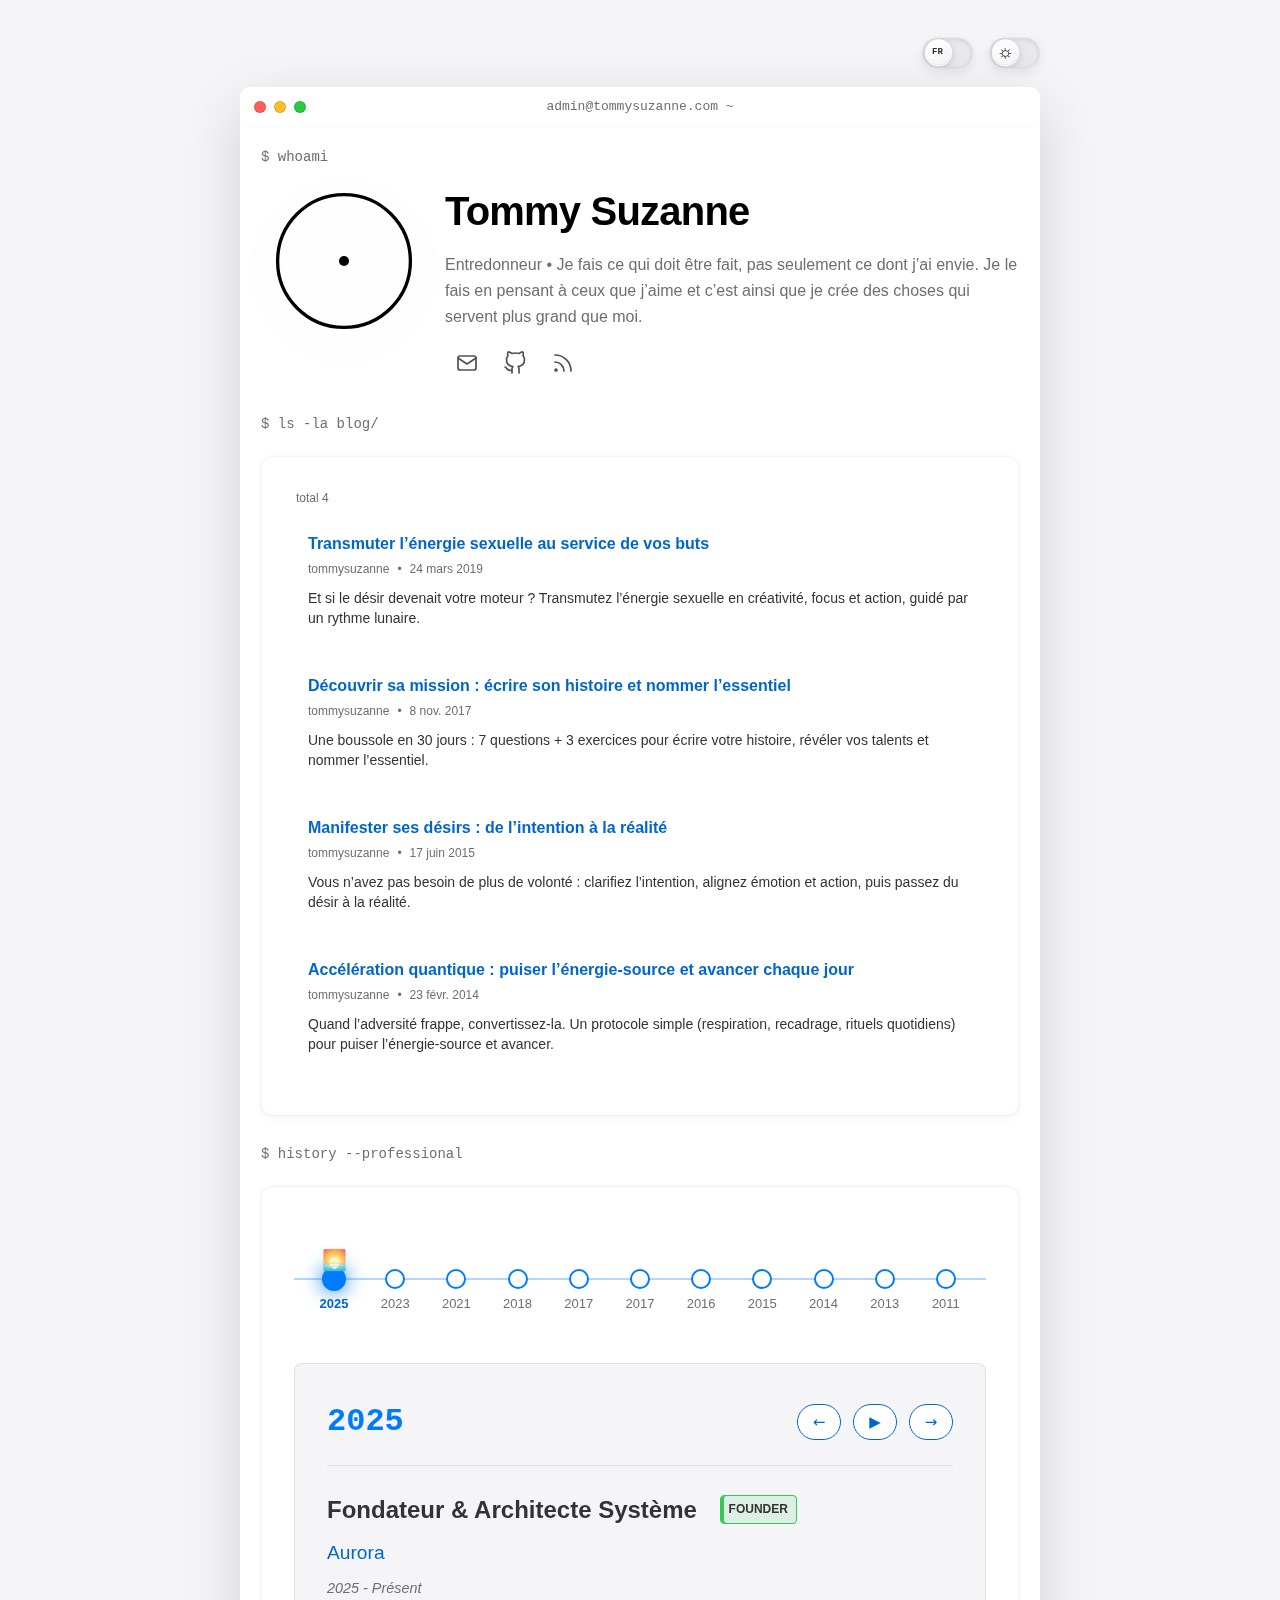
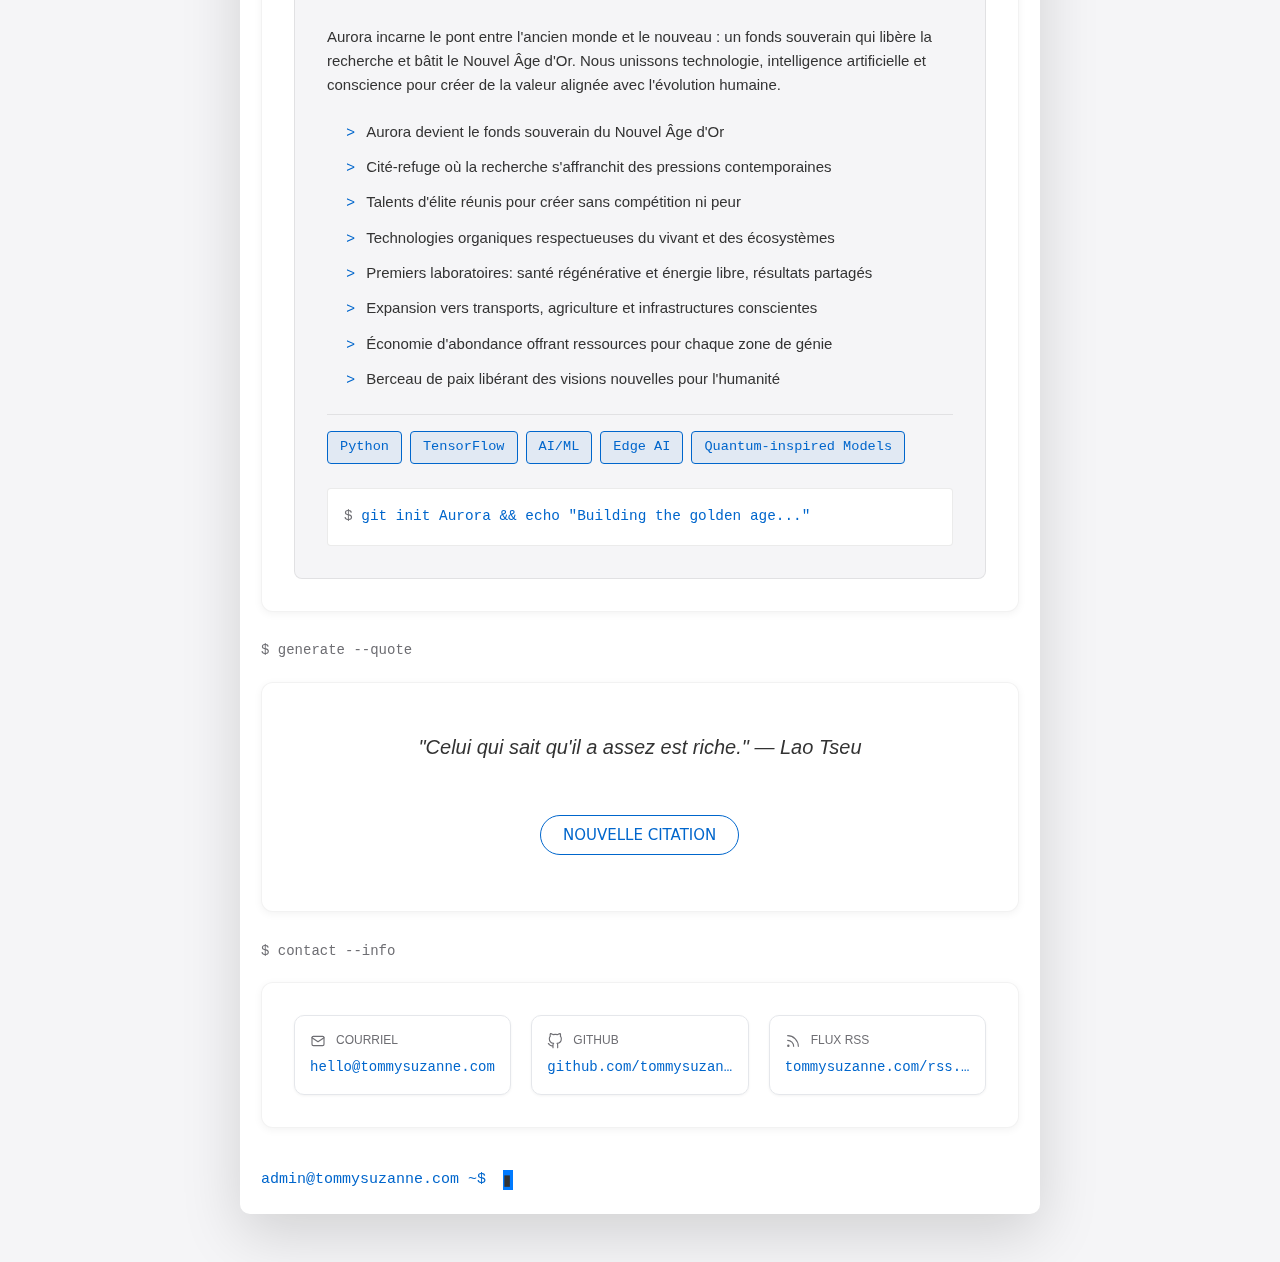
<file: index.html>
<!DOCTYPE html>
<html lang="fr">
<head>
    <script src="theme-bootstrap.js"></script>
    <meta charset="UTF-8">
    <meta name="viewport" content="width=device-width, initial-scale=1.0, viewport-fit=cover">
    <meta http-equiv="X-UA-Compatible" content="ie=edge">
    <meta name="color-scheme" content="light dark">
    
    <!-- SEO Meta Tags -->
    <title>Tommy Suzanne</title>
    <meta name="description" content="Tommy Suzanne — Entredonneur. Aurora construit l’âge d’or : technologie au service du vivant, IA éthique et coopération pour une économie d’abondance.">
    <meta name="keywords" content="Tommy Suzanne, Aurora, IA, économie d’abondance, éthique, coopération">
    <meta name="author" content="Tommy Suzanne">
    <meta name="robots" content="index, follow">
    
    <!-- Open Graph / Social Media -->
    <meta property="og:type" content="website">
    <meta property="og:url" content="https://tommysuzanne.com/">
    <meta property="og:title" content="Tommy Suzanne">
    <meta property="og:description" content="Tommy Suzanne — Entredonneur. Aurora construit l’âge d’or : technologie au service du vivant, IA éthique et coopération pour une économie d’abondance.">
    <meta property="og:image" content="https://tommysuzanne.com/og-image.png">
    <meta property="og:locale" content="fr_FR">
    <meta property="og:locale:alternate" content="en_US">
    
    <!-- Twitter Card -->
    <meta name="twitter:card" content="summary_large_image">
    <meta name="twitter:url" content="https://tommysuzanne.com/">
    <meta name="twitter:title" content="Tommy Suzanne">
    <meta name="twitter:description" content="Tommy Suzanne — Entredonneur. Aurora construit l’âge d’or : technologie au service du vivant, IA éthique et coopération pour une économie d’abondance.">
    
    <!-- Canonical URL -->
    <link rel="canonical" href="https://tommysuzanne.com/">
    
    <!-- Preload Critical Resources -->
    <link rel="preload" href="styles-modern.css" as="style" fetchpriority="high">
    <link rel="stylesheet" href="styles-modern.css" fetchpriority="high">
    <link rel="preload" href="liquid-glass.css" as="style">
    <link rel="stylesheet" href="liquid-glass.css" media="print" onload="this.media='all'">
    <link rel="preload" href="institutional.css" as="style">
    <link rel="stylesheet" href="institutional.css" media="print" onload="this.media='all'">
    <link rel="preload" href="apple-ux-improvements.css" as="style">
    <link rel="stylesheet" href="apple-ux-improvements.css" media="print" onload="this.media='all'">
    <noscript>
        <link rel="stylesheet" href="liquid-glass.css">
        <link rel="stylesheet" href="institutional.css">
        <link rel="stylesheet" href="apple-ux-improvements.css">
    </noscript>
    
    <!-- Favicon -->
    <link rel="icon" type="image/svg+xml" href="favicon.svg">
    <link rel="alternate icon" href="favicon.ico">
	    <meta name="theme-color" content="#f5f5f7">
	    <link rel="alternate" type="application/rss+xml" title="Tommy Suzanne — RSS" href="/rss.xml">
	    <link rel="alternate" type="application/rss+xml" title="Tommy Suzanne — RSS (EN)" href="/en/rss.xml">
	</head>
<body>
    <!-- Controls Container -->
    <div class="controls-container">
        <!-- Language Switch -->
        <div class="lang-switch-wrapper">
            <label class="lang-switch" for="lang-checkbox">
                <input type="checkbox" id="lang-checkbox" data-lang-toggle aria-label="Toggle language" />
                <div class="lang-slider">
                    <span class="lang-indicator fr-indicator">fr</span>
                    <span class="lang-indicator en-indicator">en</span>
                </div>
            </label>
        </div>
        <!-- Theme Switch -->
        <div class="theme-switch-wrapper">
            <label class="theme-switch" for="theme-checkbox">
                <input type="checkbox" id="theme-checkbox" data-theme-toggle aria-label="Toggle dark mode" />
                <div class="slider">
                    <span class="theme-indicator sun-indicator">☼</span>
                    <span class="theme-indicator moon-indicator">☾</span>
                </div>
            </label>
        </div>
    </div>
    
    <!-- Terminal Container -->
    <div class="terminal">
        <!-- Terminal Header -->
        <div class="terminal-header">
            <div class="terminal-controls">
                <span class="control close"></span>
                <span class="control minimize"></span>
                <span class="control maximize"></span>
            </div>
            <div class="terminal-title">admin@tommysuzanne.com ~</div>
        </div>
        
        <!-- Terminal Content -->
        <main class="terminal-body">
            <!-- Welcome Message -->
	            <div class="output">
	                <p class="command">$ whoami</p>
		                <div class="whoami-row">
		                    <div class="whoami-logo" aria-hidden="true">
		                        <svg viewBox="0 0 100 100" focusable="false">
		                            <circle cx="50" cy="50" r="40" fill="none" stroke="currentColor" stroke-width="2"/>
		                            <circle cx="50" cy="50" r="3" fill="currentColor"/>
		                        </svg>
		                    </div>
		                    <div class="whoami-copy">
		                        <h1 class="glitch" data-text="Tommy Suzanne">Tommy Suzanne</h1>
	                        <p class="subtitle typewriter" data-en="Entredonneur • I do what must be done—not only what I feel like doing. I do it with the people I love in mind, and that’s how I build things that serve something greater than me." data-fr="Entredonneur • Je fais ce qui doit être fait, pas seulement ce dont j’ai envie. Je le fais en pensant à ceux que j’aime et c’est ainsi que je crée des choses qui servent plus grand que moi.">Entredonneur • Je fais ce qui doit être fait, pas seulement ce dont j’ai envie. Je le fais en pensant à ceux que j’aime et c’est ainsi que je crée des choses qui servent plus grand que moi.</p>

				                        <div class="whoami-contacts" aria-label="Contact links">
				                            <a class="whoami-contact-link" href="mailto:hello@tommysuzanne.com" aria-label="Email">
				                                <svg viewBox="0 0 24 24" class="whoami-contact-icon" fill="none" stroke="currentColor" focusable="false" aria-hidden="true">
				                                    <rect x="3" y="5" width="18" height="14" rx="2"></rect>
				                                    <polyline points="3 7 12 13 21 7"></polyline>
				                                </svg>
				                            </a>
				                            <a class="whoami-contact-link" href="https://github.com/tommysuzanne" target="_blank" rel="noopener" aria-label="GitHub">
				                                <svg viewBox="0 0 24 24" class="whoami-contact-icon" fill="none" stroke="currentColor" focusable="false" aria-hidden="true">
				                                    <path d="M9 19c-5 1.5-5-2.5-7-3m14 6v-3.87a3.37 3.37 0 0 0-.94-2.61c3.14-.35 6.44-1.54 6.44-7A5.44 5.44 0 0 0 20 4.77 5.07 5.07 0 0 0 19.91 1S18.73.65 16 2.48a13.38 13.38 0 0 0-7 0C6.27.65 5.09 1 5.09 1A5.07 5.07 0 0 0 5 4.77a5.44 5.44 0 0 0-1.5 3.78c0 5.42 3.3 6.61 6.44 7A3.37 3.37 0 0 0 9 18.13V22"></path>
				                                </svg>
				                            </a>
				                            <a class="whoami-contact-link" href="rss.xml" aria-label="RSS feed">
				                                <svg viewBox="0 0 24 24" class="whoami-contact-icon" fill="none" stroke="currentColor" focusable="false" aria-hidden="true">
				                                    <path d="M4 4a16 16 0 0 1 16 16"></path>
				                                    <path d="M4 11a9 9 0 0 1 9 9"></path>
				                                    <circle cx="5" cy="19" r="1"></circle>
				                                </svg>
				                            </a>
				                        </div>
		                    </div>
		                </div>
	            </div>
	            
	            <!-- Projects Section -->
		            <div class="output" id="blog">
		                <p class="command">$ ls -la blog/</p>
		                <div class="content-block">
		                    <div class="blog-list" role="list" aria-label="Blog posts">
		                        <div class="blog-list-total">total 4</div>

	                        <!-- Newest first by date -->
	                        <div class="blog-list-item" role="listitem">
	                            <a
	                                class="blog-list-link"
	                                data-en="Transmute Sexual Energy in Service of Your Goals"
	                                data-fr="Transmuter l’énergie sexuelle au service de vos buts"
	                                data-href-en="en/blog/transmuter-l-energie-sexuelle.html"
	                                data-href-fr="blog/transmuter-l-energie-sexuelle.html"
	                                href="blog/transmuter-l-energie-sexuelle.html"
	                            >Transmuter l’énergie sexuelle au service de vos buts</a>
	                            <div class="blog-list-meta">
	                                <span class="blog-list-author">tommysuzanne</span>
	                                <span class="blog-list-sep" aria-hidden="true">•</span>
	                                <time class="blog-list-date" datetime="2019-03-24" data-blog-date>2019-03-24</time>
	                            </div>
	                            <p class="blog-list-desc" data-en="What if desire became your engine? Transmute sexual energy into creativity, focus, and action, guided by a lunar rhythm." data-fr="Et si le désir devenait votre moteur ? Transmutez l’énergie sexuelle en créativité, focus et action, guidé par un rythme lunaire.">Et si le désir devenait votre moteur ? Transmutez l’énergie sexuelle en créativité, focus et action, guidé par un rythme lunaire.</p>
	                        </div>

	                        <div class="blog-list-item" role="listitem">
	                            <a
	                                class="blog-list-link"
	                                data-en="Discover Your Mission: Write Your Story and Name the Essential"
	                                data-fr="Découvrir sa mission : écrire son histoire et nommer l’essentiel"
	                                data-href-en="en/blog/discover-your-mission.html"
	                                data-href-fr="blog/decouvrir-sa-mission.html"
	                                href="blog/decouvrir-sa-mission.html"
	                            >Découvrir sa mission : écrire son histoire et nommer l’essentiel</a>
	                            <div class="blog-list-meta">
	                                <span class="blog-list-author">tommysuzanne</span>
	                                <span class="blog-list-sep" aria-hidden="true">•</span>
	                                <time class="blog-list-date" datetime="2017-11-08" data-blog-date>2017-11-08</time>
	                            </div>
	                            <p class="blog-list-desc" data-en="A 30‑day compass: 7 questions + 3 exercises to write your story, surface your strengths, and name what matters." data-fr="Une boussole en 30 jours : 7 questions + 3 exercices pour écrire votre histoire, révéler vos talents et nommer l’essentiel.">Une boussole en 30 jours : 7 questions + 3 exercices pour écrire votre histoire, révéler vos talents et nommer l’essentiel.</p>
	                        </div>

	                        <div class="blog-list-item" role="listitem">
	                            <a
	                                class="blog-list-link"
	                                data-en="Manifest Your Desires: From Intention to Reality"
	                                data-fr="Manifester ses désirs : de l’intention à la réalité"
	                                data-href-en="en/blog/le-secret-pour-manifester-tous-vos-desirs.html"
	                                data-href-fr="blog/le-secret-pour-manifester-tous-vos-desirs.html"
	                                href="blog/le-secret-pour-manifester-tous-vos-desirs.html"
	                            >Manifester ses désirs : de l’intention à la réalité</a>
	                            <div class="blog-list-meta">
	                                <span class="blog-list-author">tommysuzanne</span>
	                                <span class="blog-list-sep" aria-hidden="true">•</span>
	                                <time class="blog-list-date" datetime="2015-06-17" data-blog-date>2015-06-17</time>
	                            </div>
	                            <p class="blog-list-desc" data-en="You don’t need more willpower: clarify the intention, align emotion with action, and move from desire to reality." data-fr="Vous n’avez pas besoin de plus de volonté : clarifiez l’intention, alignez émotion et action, puis passez du désir à la réalité.">Vous n’avez pas besoin de plus de volonté : clarifiez l’intention, alignez émotion et action, puis passez du désir à la réalité.</p>
	                        </div>

	                        <div class="blog-list-item" role="listitem">
	                            <a
	                                class="blog-list-link"
	                                data-en="Quantum Acceleration: Tap Source Energy and Move Forward Every Day"
	                                data-fr="Accélération quantique : puiser l’énergie‑source et avancer chaque jour"
	                                data-href-en="en/blog/quantum-acceleration.html"
	                                data-href-fr="blog/acceleration-quantique.html"
	                                href="blog/acceleration-quantique.html"
	                            >Accélération quantique : puiser l’énergie‑source et avancer chaque jour</a>
	                            <div class="blog-list-meta">
	                                <span class="blog-list-author">tommysuzanne</span>
	                                <span class="blog-list-sep" aria-hidden="true">•</span>
	                                <time class="blog-list-date" datetime="2014-02-23" data-blog-date>2014-02-23</time>
	                            </div>
	                            <p class="blog-list-desc" data-en="When adversity hits, convert it. A simple protocol (breathwork, reframing, daily rituals) to tap source‑energy and move forward." data-fr="Quand l’adversité frappe, convertissez‑la. Un protocole simple (respiration, recadrage, rituels quotidiens) pour puiser l’énergie‑source et avancer.">Quand l’adversité frappe, convertissez‑la. Un protocole simple (respiration, recadrage, rituels quotidiens) pour puiser l’énergie‑source et avancer.</p>
	                        </div>
	                    </div>
	                </div>
	            </div>
            
            <!-- Timeline Section -->
            <div class="output">
                <p class="command">$ history --professional</p>
                <div class="content-block timeline-wrapper">
                    <div class="timeline-container">
                        <!-- Timeline Track -->
                        <div class="timeline-track">
                            <div class="timeline-line"></div>
                            <div class="timeline-years">
                                <!-- Timeline points will be generated by JS -->
                            </div>
                        </div>
                        
                        <!-- Timeline Details -->
                        <div class="timeline-details">
                            <div class="timeline-header">
                                <span class="timeline-year-display">2025</span>
                                <span class="timeline-controls">
                                    <button class="timeline-btn apple-pill-button apple-pill-button--compact apple-pill-button--icon timeline-prev" aria-label="Previous">
                                        <span>←</span>
                                    </button>
                                    <button class="timeline-btn apple-pill-button apple-pill-button--compact apple-pill-button--icon timeline-play" aria-label="Play">
                                        <span class="play-icon">▶</span>
                                        <span class="pause-icon is-hidden">⏸</span>
                                    </button>
                                    <button class="timeline-btn apple-pill-button apple-pill-button--compact apple-pill-button--icon timeline-next" aria-label="Next">
                                        <span>→</span>
                                    </button>
                                </span>
                            </div>
                            <div class="timeline-content">
                                <!-- Content will be generated by JS -->
                            </div>
                        </div>
                    </div>
                </div>
            </div>
            
            <!-- Quote Generator -->
            <div class="output">
                <p class="command">$ generate --quote</p>
                <div class="content-block quote-container">
                    <p id="quote" class="quote">"The best time to plant a tree was 20 years ago. The second best time is now."</p>
                    <button class="apple-pill-button" data-action="generate-quote" aria-label="Generate new quote">
                        <span class="button-text" data-en="NEW QUOTE" data-fr="NOUVELLE CITATION">NEW QUOTE</span>
                    </button>
                </div>
            </div>
            

	            <!-- Contact Section -->
	            <div class="output">
	                <p class="command">$ contact --info</p>
	                <div class="content-block">
	                    <div class="contact-grid">
	                        <a href="mailto:hello@tommysuzanne.com" class="contact-item">
	                            <div class="contact-heading">
	                                <svg viewBox="0 0 24 24" class="contact-icon" fill="none" stroke="currentColor" focusable="false" aria-hidden="true">
	                                    <rect x="3" y="5" width="18" height="14" rx="2"></rect>
	                                    <polyline points="3 7 12 13 21 7"></polyline>
	                                </svg>
	                                <span data-en="Email" data-fr="Courriel">Email</span>
	                            </div>
	                            <code>hello@tommysuzanne.com</code>
	                        </a>
	                        <a href="https://github.com/tommysuzanne" class="contact-item">
	                            <div class="contact-heading">
	                                <svg viewBox="0 0 24 24" class="contact-icon" fill="none" stroke="currentColor" focusable="false" aria-hidden="true">
	                                    <path d="M9 19c-5 1.5-5-2.5-7-3m14 6v-3.87a3.37 3.37 0 0 0-.94-2.61c3.14-.35 6.44-1.54 6.44-7A5.44 5.44 0 0 0 20 4.77 5.07 5.07 0 0 0 19.91 1S18.73.65 16 2.48a13.38 13.38 0 0 0-7 0C6.27.65 5.09 1 5.09 1A5.07 5.07 0 0 0 5 4.77a5.44 5.44 0 0 0-1.5 3.78c0 5.42 3.3 6.61 6.44 7A3.37 3.37 0 0 0 9 18.13V22"></path>
	                                </svg>
	                                <span>GitHub</span>
	                            </div>
	                            <code>github.com/tommysuzanne</code>
	                        </a>
	                        <a href="/rss.xml" class="contact-item">
	                            <div class="contact-heading">
	                                <svg viewBox="0 0 24 24" class="contact-icon" fill="none" stroke="currentColor" focusable="false" aria-hidden="true">
	                                    <path d="M4 4a16 16 0 0 1 16 16"></path>
	                                    <path d="M4 11a9 9 0 0 1 9 9"></path>
	                                    <circle cx="5" cy="19" r="1"></circle>
	                                </svg>
	                                <span data-en="RSS" data-fr="Flux RSS">RSS</span>
	                            </div>
	                            <code>tommysuzanne.com/rss.xml</code>
	                        </a>
	                    </div>
	                </div>
	            </div>
            <!-- Cursor -->
            <div class="terminal-input">
                <span class="prompt">admin@tommysuzanne.com ~$</span>
                <span class="cursor blink">▮</span>
            </div>
        </main>
    </div>
    
    <!-- Scripts -->
    <script src="quotes.js" defer></script>
    <script src="timeline-data.js" defer></script>
    <script src="script.js" defer fetchpriority="high"></script>
</body>
</html>
</file>
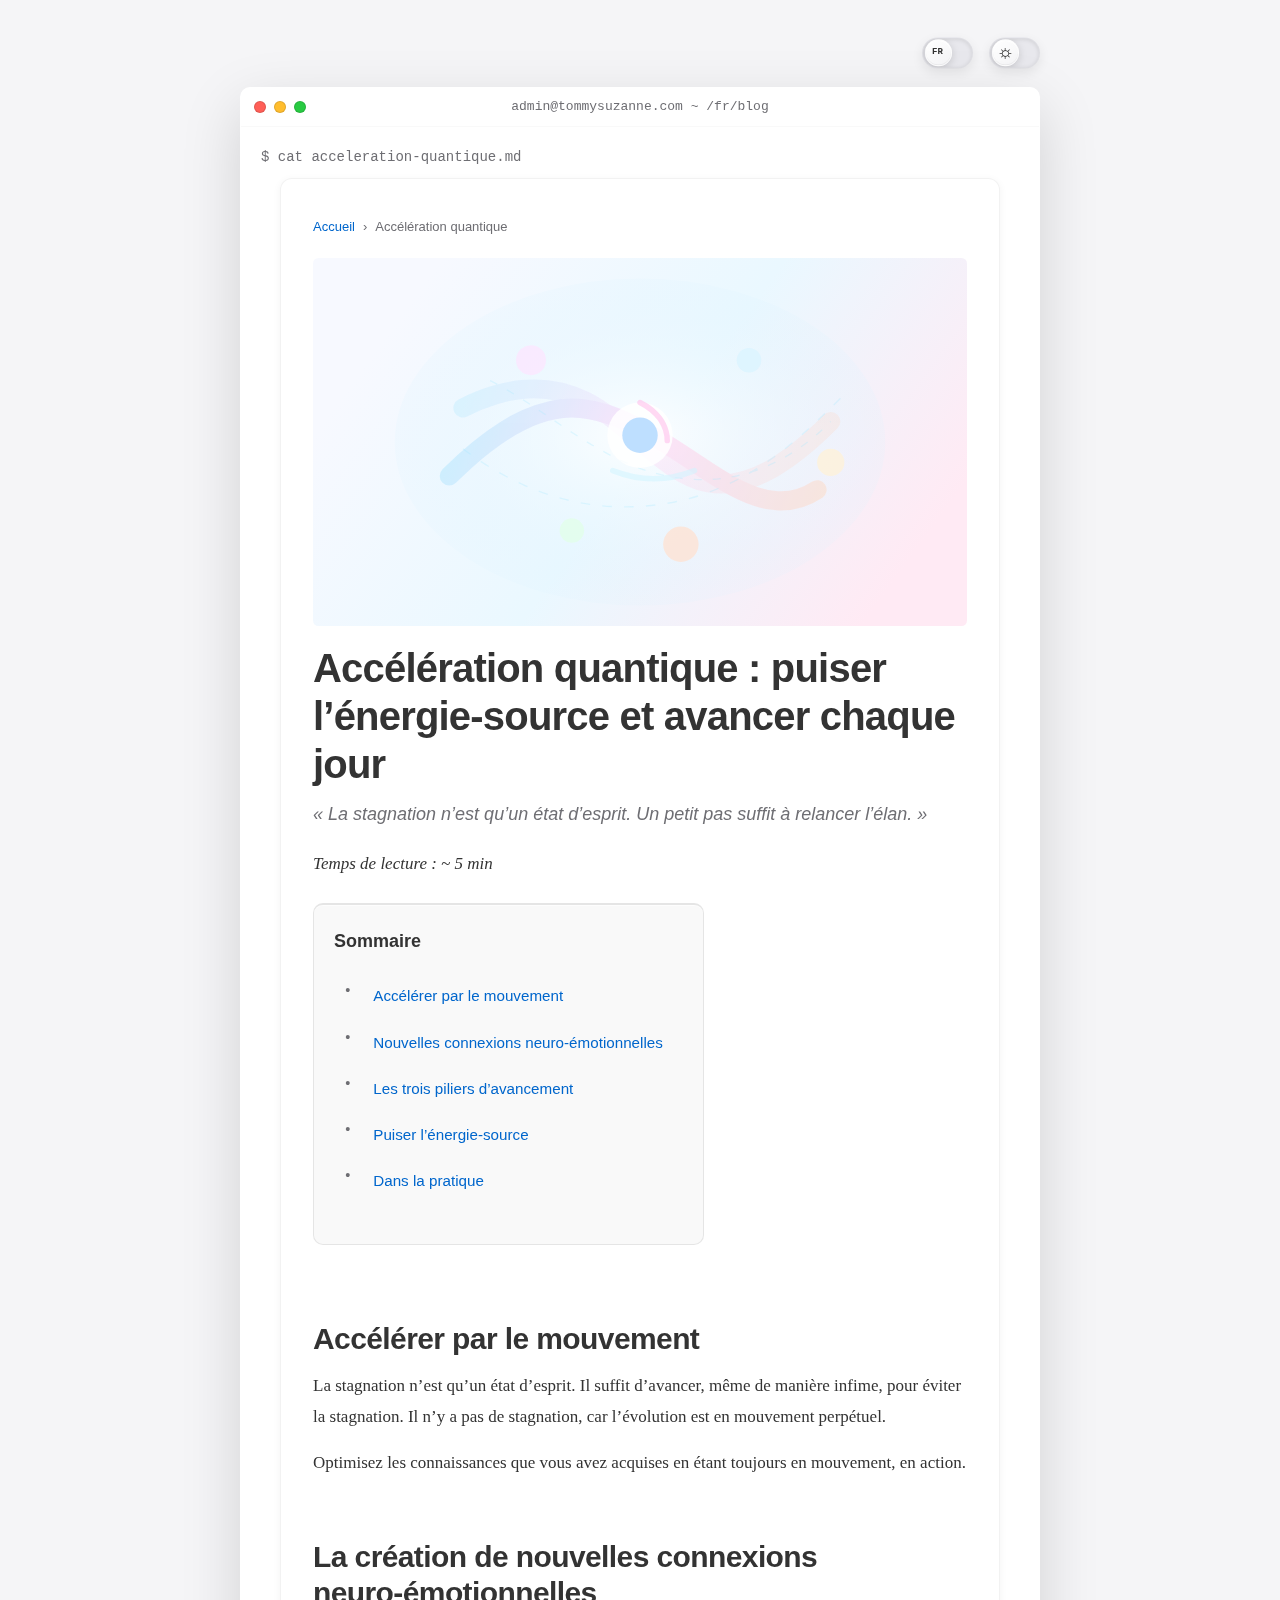
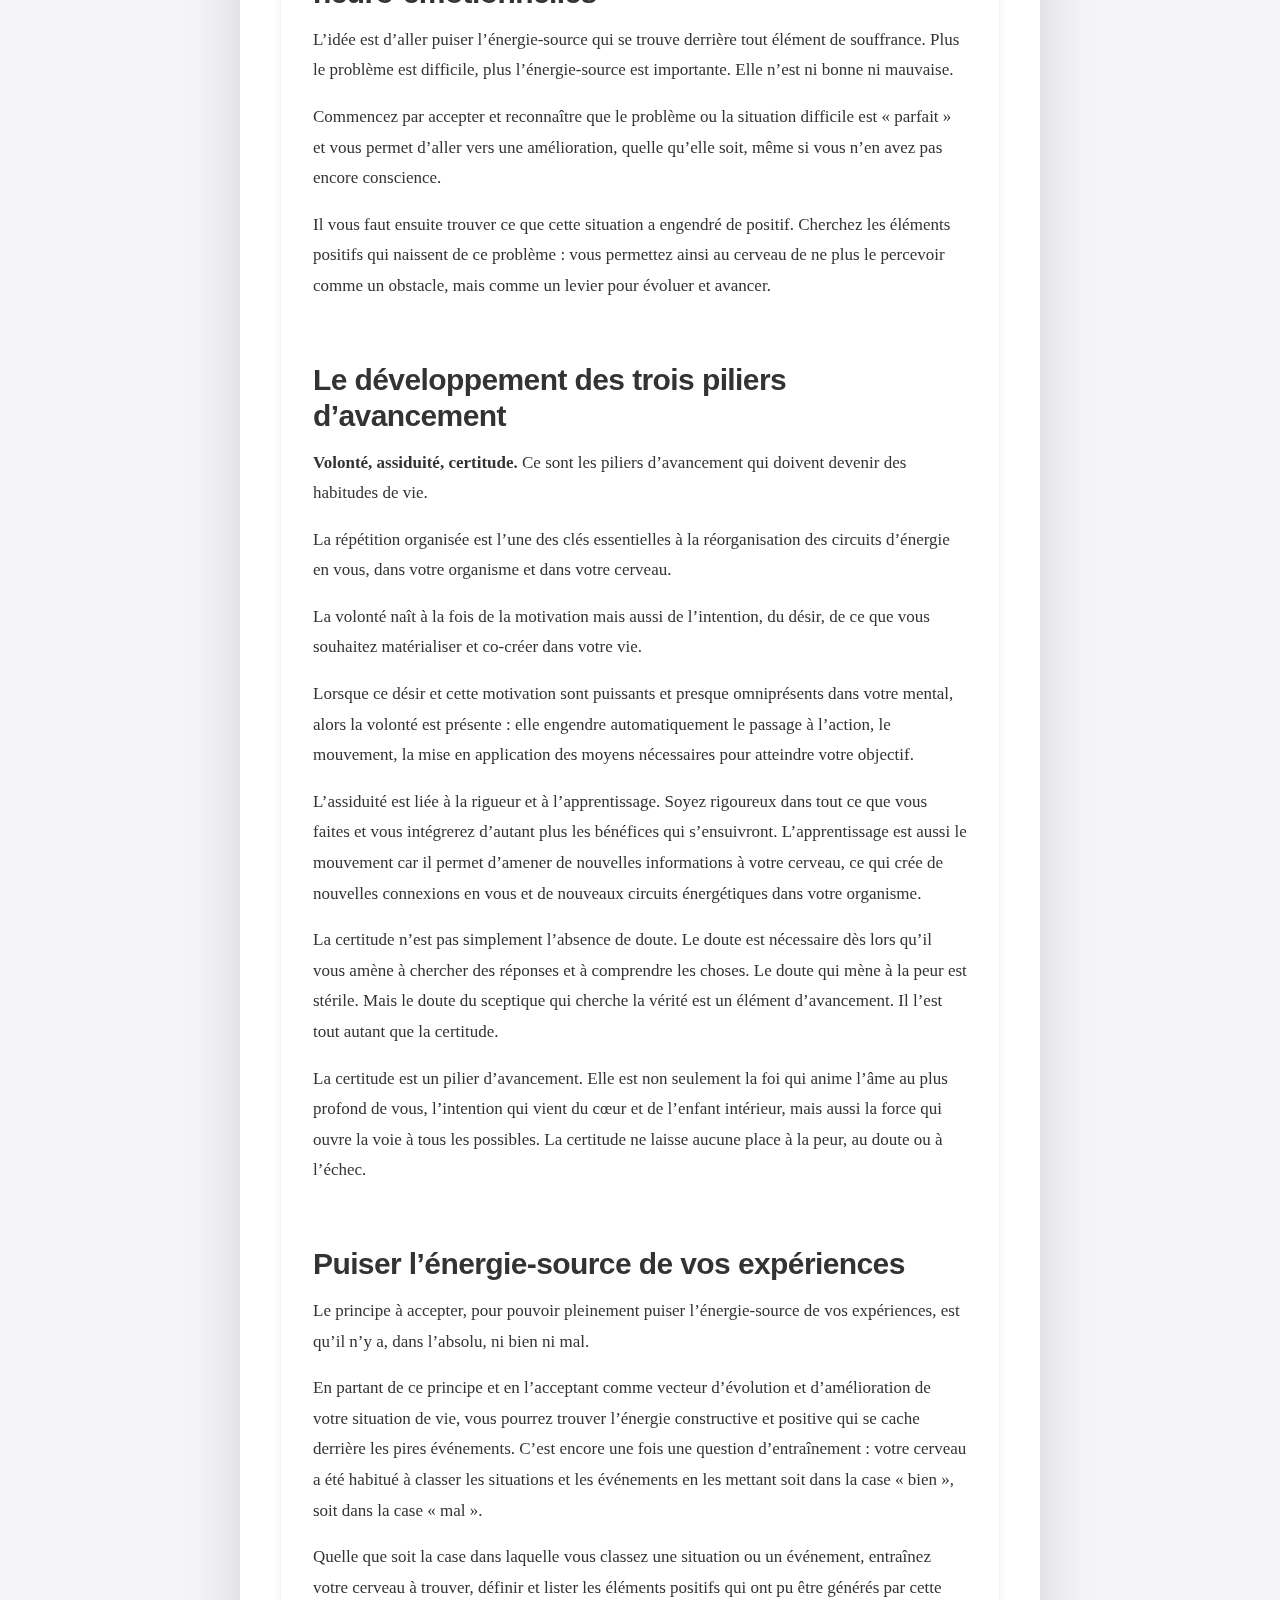
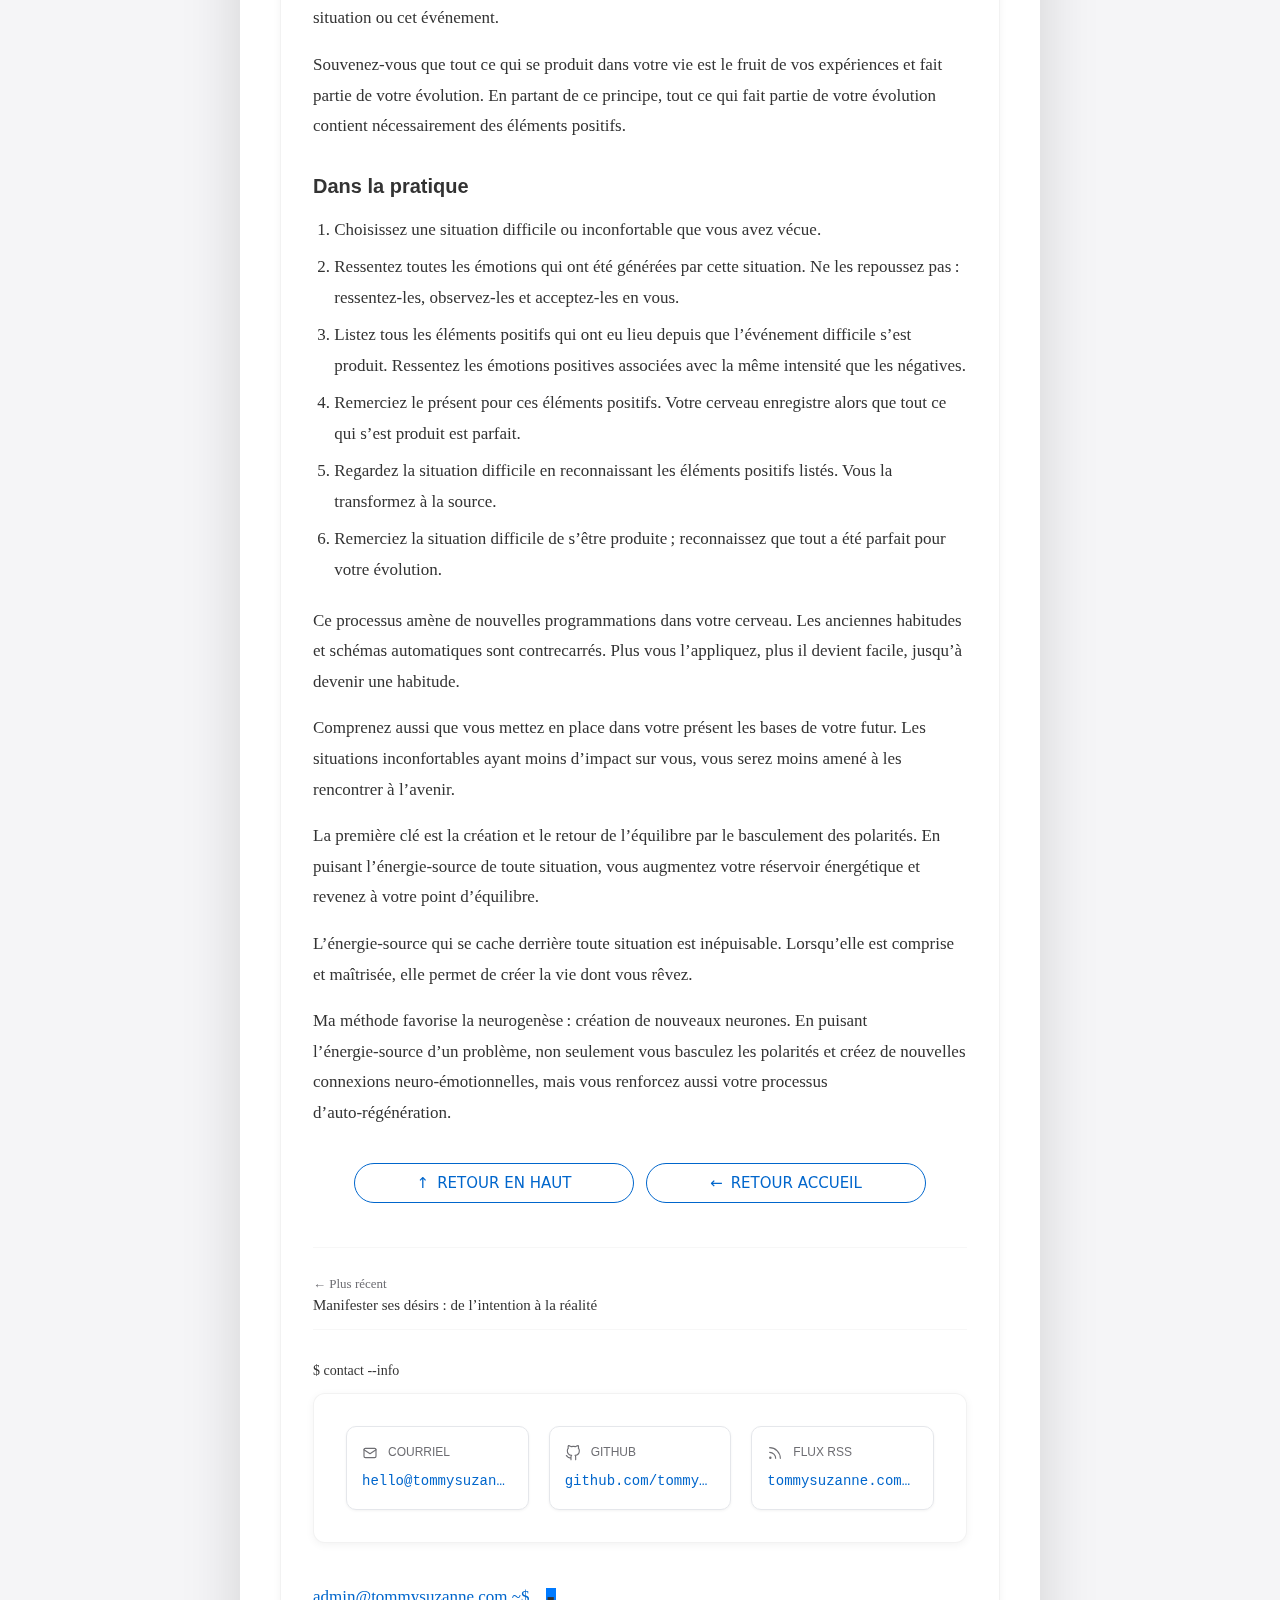
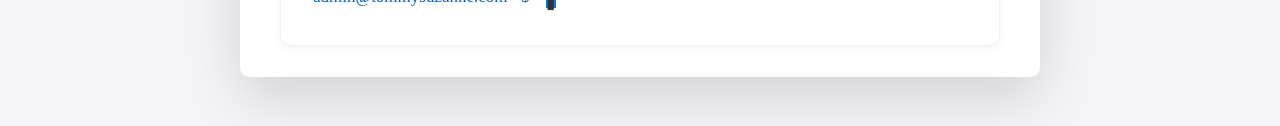
<file: blog/acceleration-quantique.html>
<!DOCTYPE html>
<html lang="fr" data-lang-en="../en/blog/quantum-acceleration.html">
<head>
    <meta charset="UTF-8">
    <meta name="viewport" content="width=device-width, initial-scale=1.0">
    <meta http-equiv="X-UA-Compatible" content="ie=edge">
	    <title>Accélération quantique : puiser l’énergie‑source et avancer chaque jour</title>
	    <meta name="description" content="Transformer l’adversité en élan créateur : respiration, recadrage et rituels quotidiens simples pour avancer chaque jour.">
	    <link rel="canonical" href="https://tommysuzanne.com/blog/acceleration-quantique.html">
	    <link rel="alternate" hreflang="fr" href="https://tommysuzanne.com/blog/acceleration-quantique.html">
	    <link rel="alternate" hreflang="en" href="https://tommysuzanne.com/en/blog/quantum-acceleration.html">
	    <link rel="alternate" hreflang="x-default" href="https://tommysuzanne.com/blog/acceleration-quantique.html">
	    <script src="../theme-bootstrap.js"></script>
    <link rel="preload" href="../styles-modern.css" as="style">
    <link rel="stylesheet" href="../styles-modern.css">
    <link rel="stylesheet" href="../liquid-glass.css">
    <link rel="stylesheet" href="../institutional.css">
    <link rel="stylesheet" href="../apple-ux-improvements.css">

    <link rel="icon" type="image/svg+xml" href="../favicon.svg">
    <link rel="alternate icon" href="../favicon.ico">
	    <meta name="theme-color" content="#f5f5f7">
	    <link rel="alternate" type="application/rss+xml" title="Tommy Suzanne — RSS" href="/rss.xml">
	    <link rel="alternate" type="application/rss+xml" title="Tommy Suzanne — RSS (EN)" href="/en/rss.xml">
    
    <!-- Open Graph -->
    <meta property="og:type" content="article">
    <meta property="og:locale" content="fr_FR">
    <meta property="og:title" content="Accélération quantique : puiser l’énergie‑source et avancer chaque jour">
    <meta property="og:description" content="Transformer l’adversité en élan créateur : respiration, recadrage et rituels quotidiens simples pour avancer chaque jour.">
	    <meta property="og:url" content="https://tommysuzanne.com/blog/acceleration-quantique.html">
	    <meta property="og:image" content="https://tommysuzanne.com/assets/blog/quantum-hero.svg">
    
    <!-- Twitter Card -->
    <meta name="twitter:card" content="summary_large_image">
	    <meta name="twitter:title" content="Accélération quantique : puiser l’énergie‑source et avancer chaque jour">
	    <meta name="twitter:description" content="Transformer l’adversité en élan créateur : respiration, recadrage et rituels quotidiens simples pour avancer chaque jour.">
	    <meta name="twitter:image" content="https://tommysuzanne.com/assets/blog/quantum-hero.svg">
	    <script type="application/ld+json">
	      {
	        "@context": "https://schema.org",
	        "@type": "BlogPosting",
	        "headline": "Accélération quantique : puiser l’énergie‑source et avancer chaque jour",
	        "description": "Transformer l’adversité en élan créateur : respiration, recadrage et rituels quotidiens simples pour avancer chaque jour.",
	        "inLanguage": "fr-FR",
	        "mainEntityOfPage": {
	          "@type": "WebPage",
	          "@id": "https://tommysuzanne.com/blog/acceleration-quantique.html"
	        },
	        "image": [
	          "https://tommysuzanne.com/assets/blog/quantum-hero.svg"
	        ],
	        "author": {
	          "@type": "Person",
	          "name": "Tommy Suzanne",
	          "url": "https://tommysuzanne.com/"
	        },
	        "publisher": {
	          "@type": "Person",
	          "name": "Tommy Suzanne",
	          "url": "https://tommysuzanne.com/"
	        },
	        "datePublished": "2014-02-23",
	        "dateModified": "2026-02-27"
	      }
	    </script>
	</head>
<body>
    <div class="controls-container">
        <div class="lang-switch-wrapper">
            <label class="lang-switch" for="lang-checkbox">
      <input type="checkbox" id="lang-checkbox" data-lang-toggle aria-label="Basculer la langue" />
                <div class="lang-slider">
                    <span class="lang-indicator fr-indicator">fr</span>
                    <span class="lang-indicator en-indicator">en</span>
                </div>
            </label>
        </div>
        <div class="theme-switch-wrapper">
            <label class="theme-switch" for="theme-checkbox">
      <input type="checkbox" id="theme-checkbox" data-theme-toggle aria-label="Basculer le thème" />
                <div class="slider">
                    <span class="theme-indicator sun-indicator">☼</span>
                    <span class="theme-indicator moon-indicator">☾</span>
                </div>
            </label>
        </div>
    </div>

    <div class="terminal">
        <div class="terminal-header">
            <div class="terminal-controls">
                <span class="control close"></span>
                <span class="control minimize"></span>
                <span class="control maximize"></span>
            </div>
            <div class="terminal-title">admin@tommysuzanne.com ~ /fr/blog</div>
        </div>

        <main class="terminal-body">
            <div class="output">
                <p class="command">$ cat acceleration-quantique.md</p>
                
<div class="content-block content-block--prose">
                    <nav class="breadcrumb" aria-label="Fil d’Ariane">
                        <a href="../index.html">Accueil</a>
                        <span class="sep">›</span>
                        <span>Accélération quantique</span>
                    </nav>
                    <img class="blog-hero" loading="lazy" src="../assets/blog/quantum-hero.svg" alt="Vagues quantiques pastel évoquant une accélération lumineuse"/>
                    <h1>Accélération quantique : puiser l’énergie‑source et avancer chaque jour</h1>
                    <p class="motto">« La stagnation n’est qu’un état d’esprit. Un petit pas suffit à relancer l’élan. »</p>
                    <p><em>Temps de lecture : ~ 5 min</em></p>

                    <div class="toc">
                        <p><strong>Sommaire</strong></p>
                        <ul>
                            <li><a href="#mouvement">Accélérer par le mouvement</a></li>
                            <li><a href="#connexions">Nouvelles connexions neuro‑émotionnelles</a></li>
                            <li><a href="#piliers">Les trois piliers d’avancement</a></li>
                            <li><a href="#puiser">Puiser l’énergie‑source</a></li>
                            <li><a href="#pratique">Dans la pratique</a></li>
                        </ul>
                    </div>

                    <h2 id="mouvement">Accélérer par le mouvement</h2>
                    <p>La stagnation n’est qu’un état d’esprit. Il suffit d’avancer, même de manière infime, pour éviter la stagnation. Il n’y a pas de stagnation, car l’évolution est en mouvement perpétuel.</p>
                    <p>Optimisez les connaissances que vous avez acquises en étant toujours en mouvement, en action.</p>

                    <h2 id="connexions">La création de nouvelles connexions neuro‑émotionnelles</h2>
                    <p>L’idée est d’aller puiser l’énergie‑source qui se trouve derrière tout élément de souffrance. Plus le problème est difficile, plus l’énergie‑source est importante. Elle n’est ni bonne ni mauvaise.</p>
                    <p>Commencez par accepter et reconnaître que le problème ou la situation difficile est « parfait » et vous permet d’aller vers une amélioration, quelle qu’elle soit, même si vous n’en avez pas encore conscience.</p>
                    <p>Il vous faut ensuite trouver ce que cette situation a engendré de positif. Cherchez les éléments positifs qui naissent de ce problème : vous permettez ainsi au cerveau de ne plus le percevoir comme un obstacle, mais comme un levier pour évoluer et avancer.</p>

                    <h2 id="piliers">Le développement des trois piliers d’avancement</h2>
                    <p><strong>Volonté, assiduité, certitude.</strong> Ce sont les piliers d’avancement qui doivent devenir des habitudes de vie.</p>
                    <p>La répétition organisée est l’une des clés essentielles à la réorganisation des circuits d’énergie en vous, dans votre organisme et dans votre cerveau.</p>
                    <p>La volonté naît à la fois de la motivation mais aussi de l’intention, du désir, de ce que vous souhaitez matérialiser et co‑créer dans votre vie.</p>
                    <p>Lorsque ce désir et cette motivation sont puissants et presque omniprésents dans votre mental, alors la volonté est présente : elle engendre automatiquement le passage à l’action, le mouvement, la mise en application des moyens nécessaires pour atteindre votre objectif.</p>
                    <p>L’assiduité est liée à la rigueur et à l’apprentissage. Soyez rigoureux dans tout ce que vous faites et vous intégrerez d’autant plus les bénéfices qui s’ensuivront. L’apprentissage est aussi le mouvement car il permet d’amener de nouvelles informations à votre cerveau, ce qui crée de nouvelles connexions en vous et de nouveaux circuits énergétiques dans votre organisme.</p>
                    <p>La certitude n’est pas simplement l’absence de doute. Le doute est nécessaire dès lors qu’il vous amène à chercher des réponses et à comprendre les choses. Le doute qui mène à la peur est stérile. Mais le doute du sceptique qui cherche la vérité est un élément d’avancement. Il l’est tout autant que la certitude.</p>
                    <p>La certitude est un pilier d’avancement. Elle est non seulement la foi qui anime l’âme au plus profond de vous, l’intention qui vient du cœur et de l’enfant intérieur, mais aussi la force qui ouvre la voie à tous les possibles. La certitude ne laisse aucune place à la peur, au doute ou à l’échec.</p>

                    <h2 id="puiser">Puiser l’énergie‑source de vos expériences</h2>
                    <p>Le principe à accepter, pour pouvoir pleinement puiser l’énergie‑source de vos expériences, est qu’il n’y a, dans l’absolu, ni bien ni mal.</p>
                    <p>En partant de ce principe et en l’acceptant comme vecteur d’évolution et d’amélioration de votre situation de vie, vous pourrez trouver l’énergie constructive et positive qui se cache derrière les pires événements. C’est encore une fois une question d’entraînement : votre cerveau a été habitué à classer les situations et les événements en les mettant soit dans la case « bien », soit dans la case « mal ».</p>
                    <p>Quelle que soit la case dans laquelle vous classez une situation ou un événement, entraînez votre cerveau à trouver, définir et lister les éléments positifs qui ont pu être générés par cette situation ou cet événement.</p>
                    <p>Souvenez‑vous que tout ce qui se produit dans votre vie est le fruit de vos expériences et fait partie de votre évolution. En partant de ce principe, tout ce qui fait partie de votre évolution contient nécessairement des éléments positifs.</p>

                    <h3 id="pratique">Dans la pratique</h3>
                    <ol>
                        <li>Choisissez une situation difficile ou inconfortable que vous avez vécue.</li>
                        <li>Ressentez toutes les émotions qui ont été générées par cette situation. Ne les repoussez pas : ressentez‑les, observez‑les et acceptez‑les en vous.</li>
                        <li>Listez tous les éléments positifs qui ont eu lieu depuis que l’événement difficile s’est produit. Ressentez les émotions positives associées avec la même intensité que les négatives.</li>
                        <li>Remerciez le présent pour ces éléments positifs. Votre cerveau enregistre alors que tout ce qui s’est produit est parfait.</li>
                        <li>Regardez la situation difficile en reconnaissant les éléments positifs listés. Vous la transformez à la source.</li>
                        <li>Remerciez la situation difficile de s’être produite ; reconnaissez que tout a été parfait pour votre évolution.</li>
                    </ol>

                    <p>Ce processus amène de nouvelles programmations dans votre cerveau. Les anciennes habitudes et schémas automatiques sont contrecarrés. Plus vous l’appliquez, plus il devient facile, jusqu’à devenir une habitude.</p>
                    <p>Comprenez aussi que vous mettez en place dans votre présent les bases de votre futur. Les situations inconfortables ayant moins d’impact sur vous, vous serez moins amené à les rencontrer à l’avenir.</p>
                    <p>La première clé est la création et le retour de l’équilibre par le basculement des polarités. En puisant l’énergie‑source de toute situation, vous augmentez votre réservoir énergétique et revenez à votre point d’équilibre.</p>
                    <p>L’énergie‑source qui se cache derrière toute situation est inépuisable. Lorsqu’elle est comprise et maîtrisée, elle permet de créer la vie dont vous rêvez.</p>
                    <p>Ma méthode favorise la neurogenèse : création de nouveaux neurones. En puisant l’énergie‑source d’un problème, non seulement vous basculez les polarités et créez de nouvelles connexions neuro‑émotionnelles, mais vous renforcez aussi votre processus d’auto‑régénération.</p>

	                    <div class="blog-actions center">
	                        <button type="button" class="apple-pill-button to-top-button" data-scroll-top aria-label="Retour en haut"><span class="button-text">RETOUR EN HAUT</span></button>
	                        <button class="apple-pill-button back-button" data-nav-home="../index.html" aria-label="Retour à l’accueil"><span class="button-text">RETOUR ACCUEIL</span></button>
	                    </div>
	                    <hr class="post-divider" aria-hidden="true" />
	                    <nav class="post-nav" data-blog-pager aria-label="Navigation des articles"></nav>
	                    <hr class="post-divider" aria-hidden="true" />

	                    <!-- Contact block -->
	                    <div class="output">
	                        <p class="command">$ contact --info</p>
	                        <div class="content-block">
		                        <div class="contact-grid">
			                        <a href="mailto:hello@tommysuzanne.com" class="contact-item">
			                            <div class="contact-heading">
			                                <svg viewBox="0 0 24 24" class="contact-icon" fill="none" stroke="currentColor" focusable="false" aria-hidden="true">
			                                    <rect x="3" y="5" width="18" height="14" rx="2"></rect>
			                                    <polyline points="3 7 12 13 21 7"></polyline>
			                                </svg>
			                                <span data-en="Email" data-fr="Courriel">Courriel</span>
			                            </div>
			                            <code>hello@tommysuzanne.com</code>
			                        </a>
			                        <a href="https://github.com/tommysuzanne" class="contact-item">
			                            <div class="contact-heading">
			                                <svg viewBox="0 0 24 24" class="contact-icon" fill="none" stroke="currentColor" focusable="false" aria-hidden="true">
			                                    <path d="M9 19c-5 1.5-5-2.5-7-3m14 6v-3.87a3.37 3.37 0 0 0-.94-2.61c3.14-.35 6.44-1.54 6.44-7A5.44 5.44 0 0 0 20 4.77 5.07 5.07 0 0 0 19.91 1S18.73.65 16 2.48a13.38 13.38 0 0 0-7 0C6.27.65 5.09 1 5.09 1A5.07 5.07 0 0 0 5 4.77a5.44 5.44 0 0 0-1.5 3.78c0 5.42 3.3 6.61 6.44 7A3.37 3.37 0 0 0 9 18.13V22"></path>
			                                </svg>
			                                <span>GitHub</span>
			                            </div>
			                            <code>github.com/tommysuzanne</code>
			                        </a>
			                        <a href="/rss.xml" class="contact-item">
			                            <div class="contact-heading">
			                                <svg viewBox="0 0 24 24" class="contact-icon" fill="none" stroke="currentColor" focusable="false" aria-hidden="true">
			                                    <path d="M4 4a16 16 0 0 1 16 16"></path>
			                                    <path d="M4 11a9 9 0 0 1 9 9"></path>
			                                    <circle cx="5" cy="19" r="1"></circle>
			                                </svg>
			                                <span data-en="RSS" data-fr="Flux RSS">Flux RSS</span>
			                            </div>
			                            <code>tommysuzanne.com/rss.xml</code>
			                        </a>
		                        </div>
	                        </div>
	                    </div>

                    <div class="terminal-input">
                        <span class="prompt">admin@tommysuzanne.com ~$</span>
                        <span class="cursor blink">▮</span>
                    </div>
                </div>
            </div>
        </main>
    </div>

    <script src="../script.js"></script>
</body>
</html>
</file>
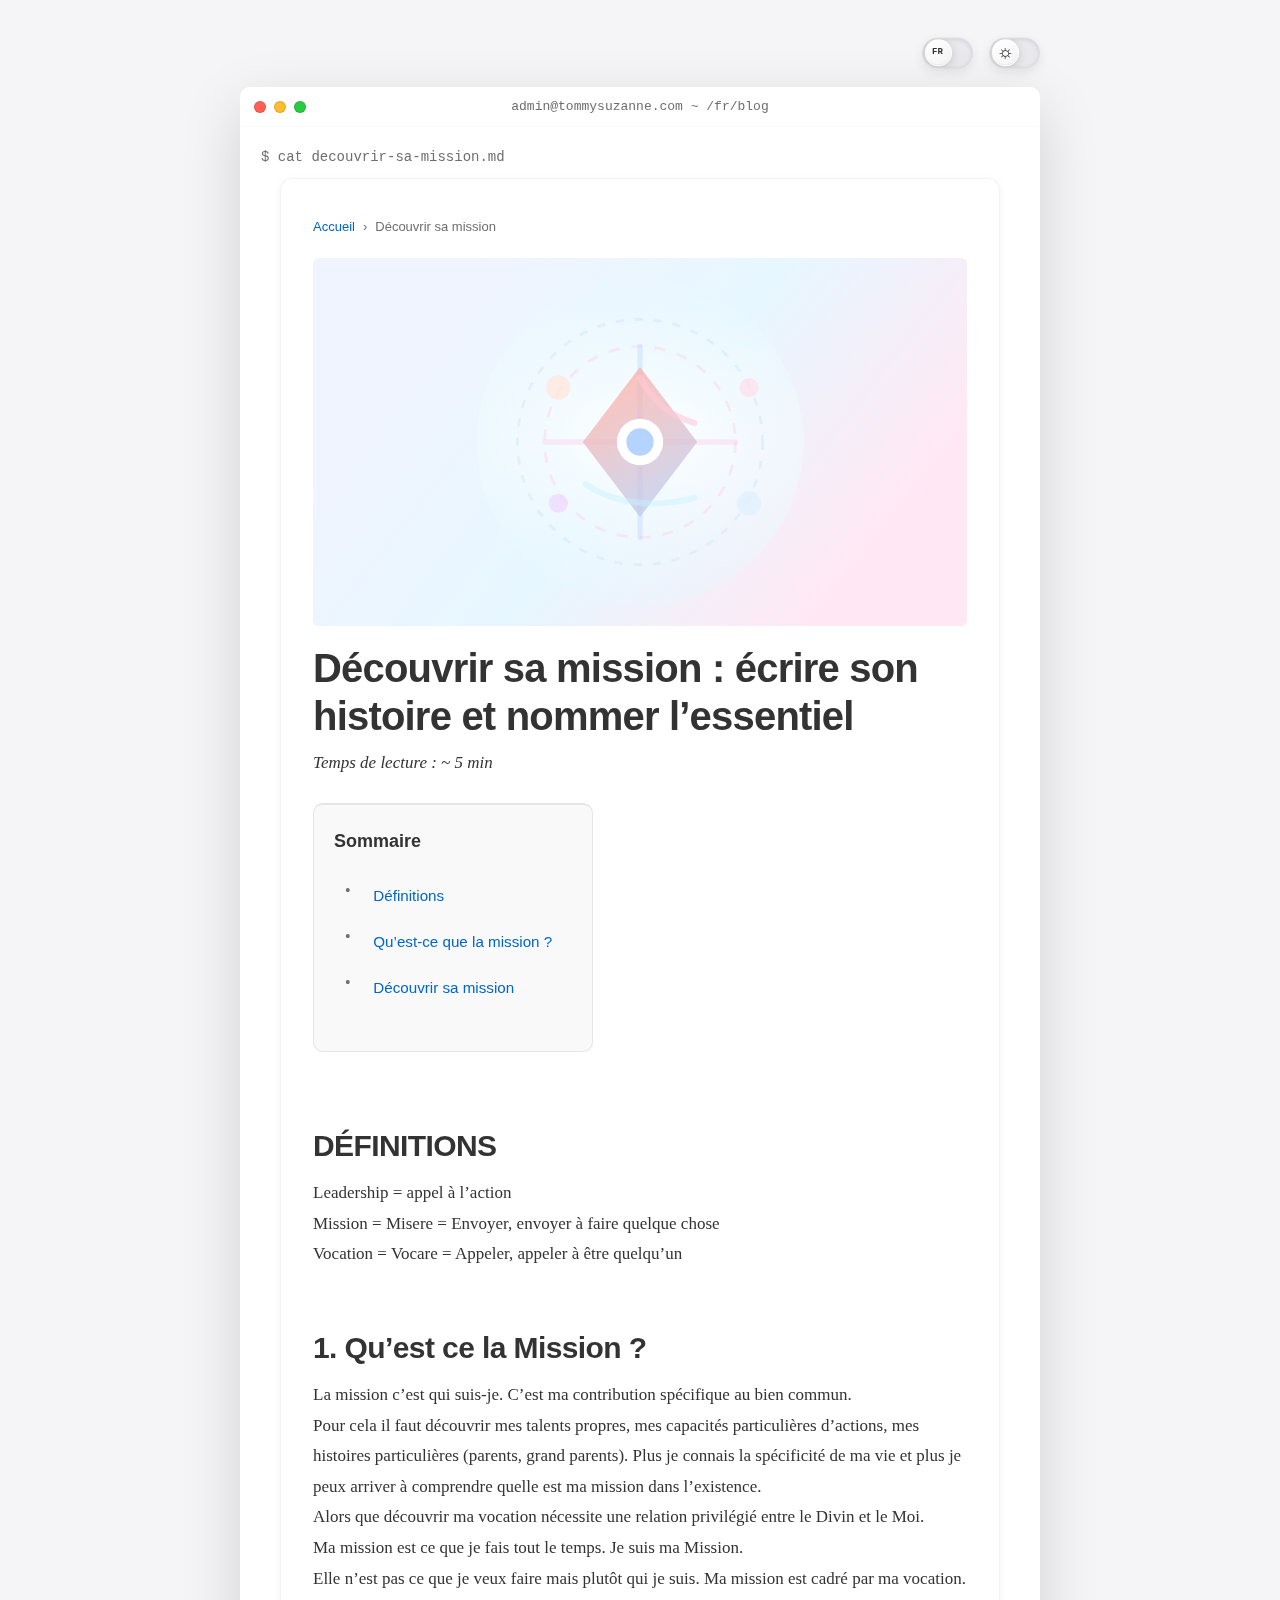
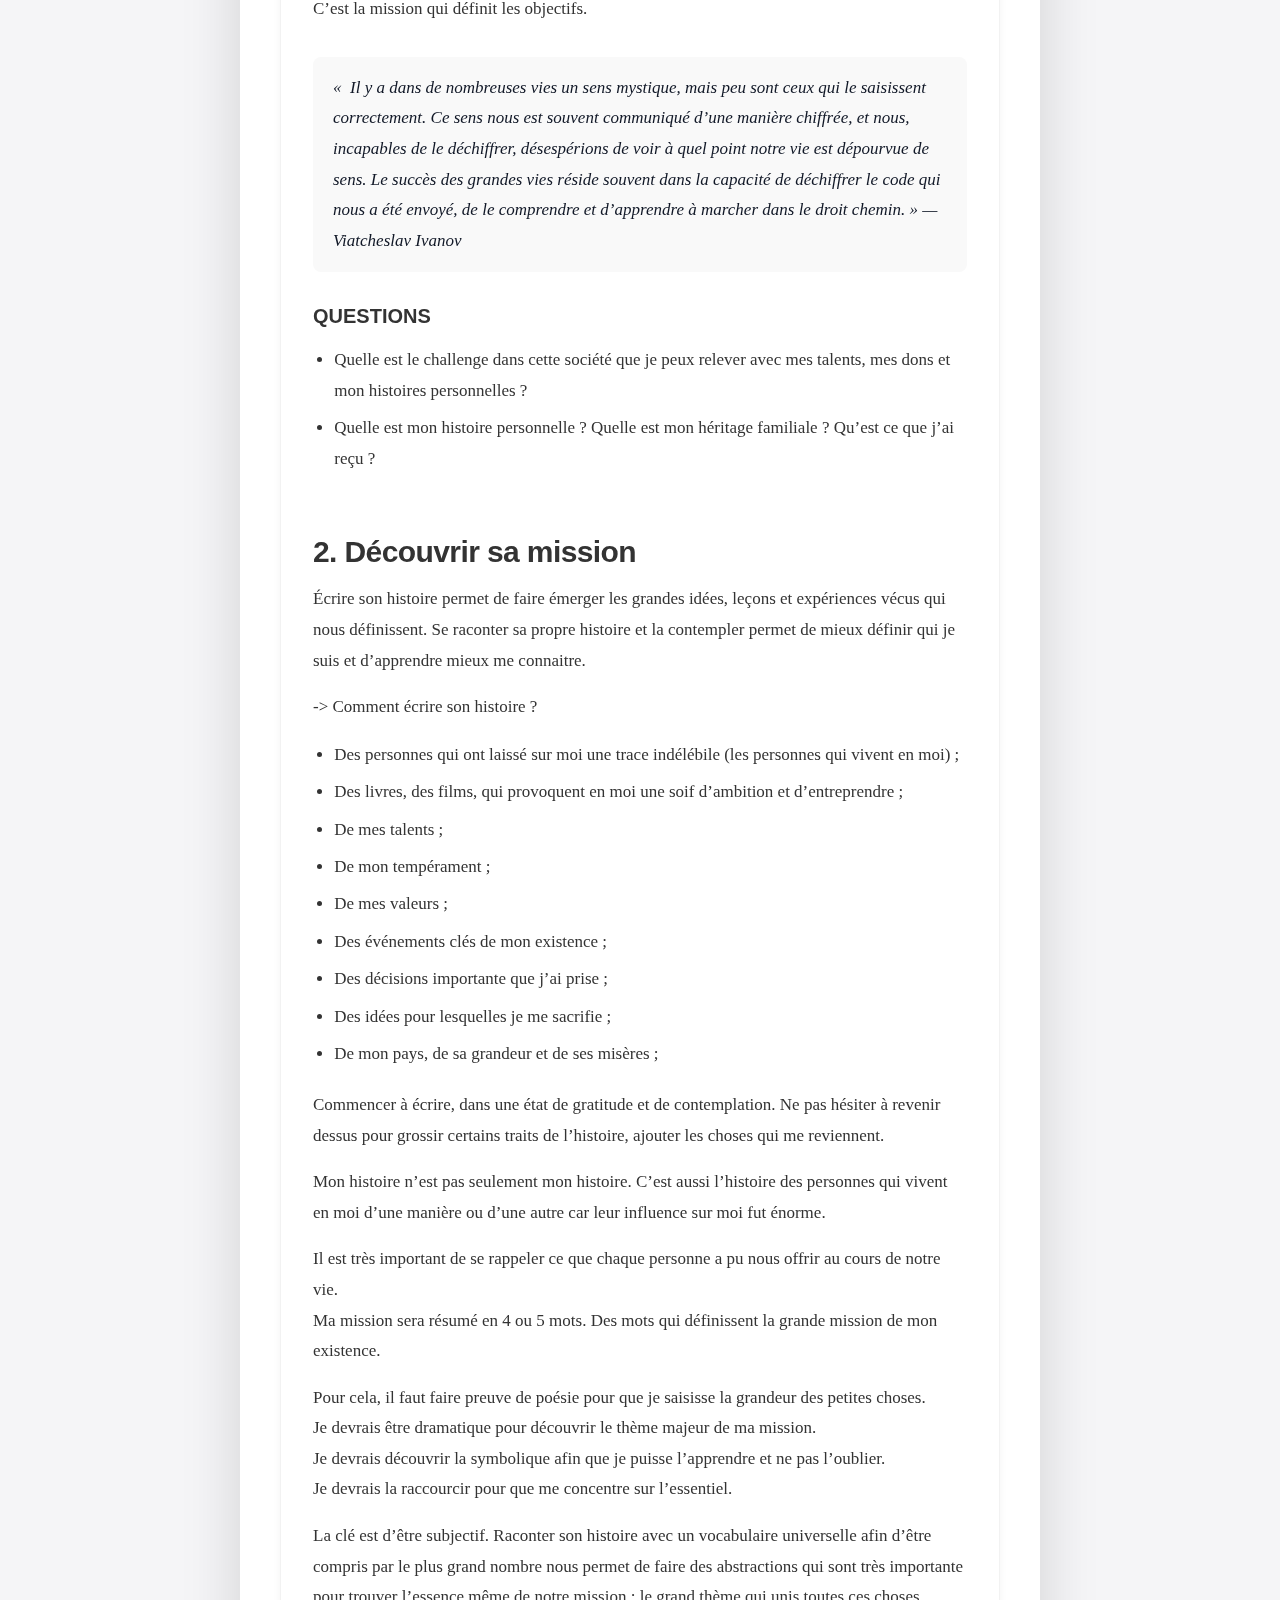
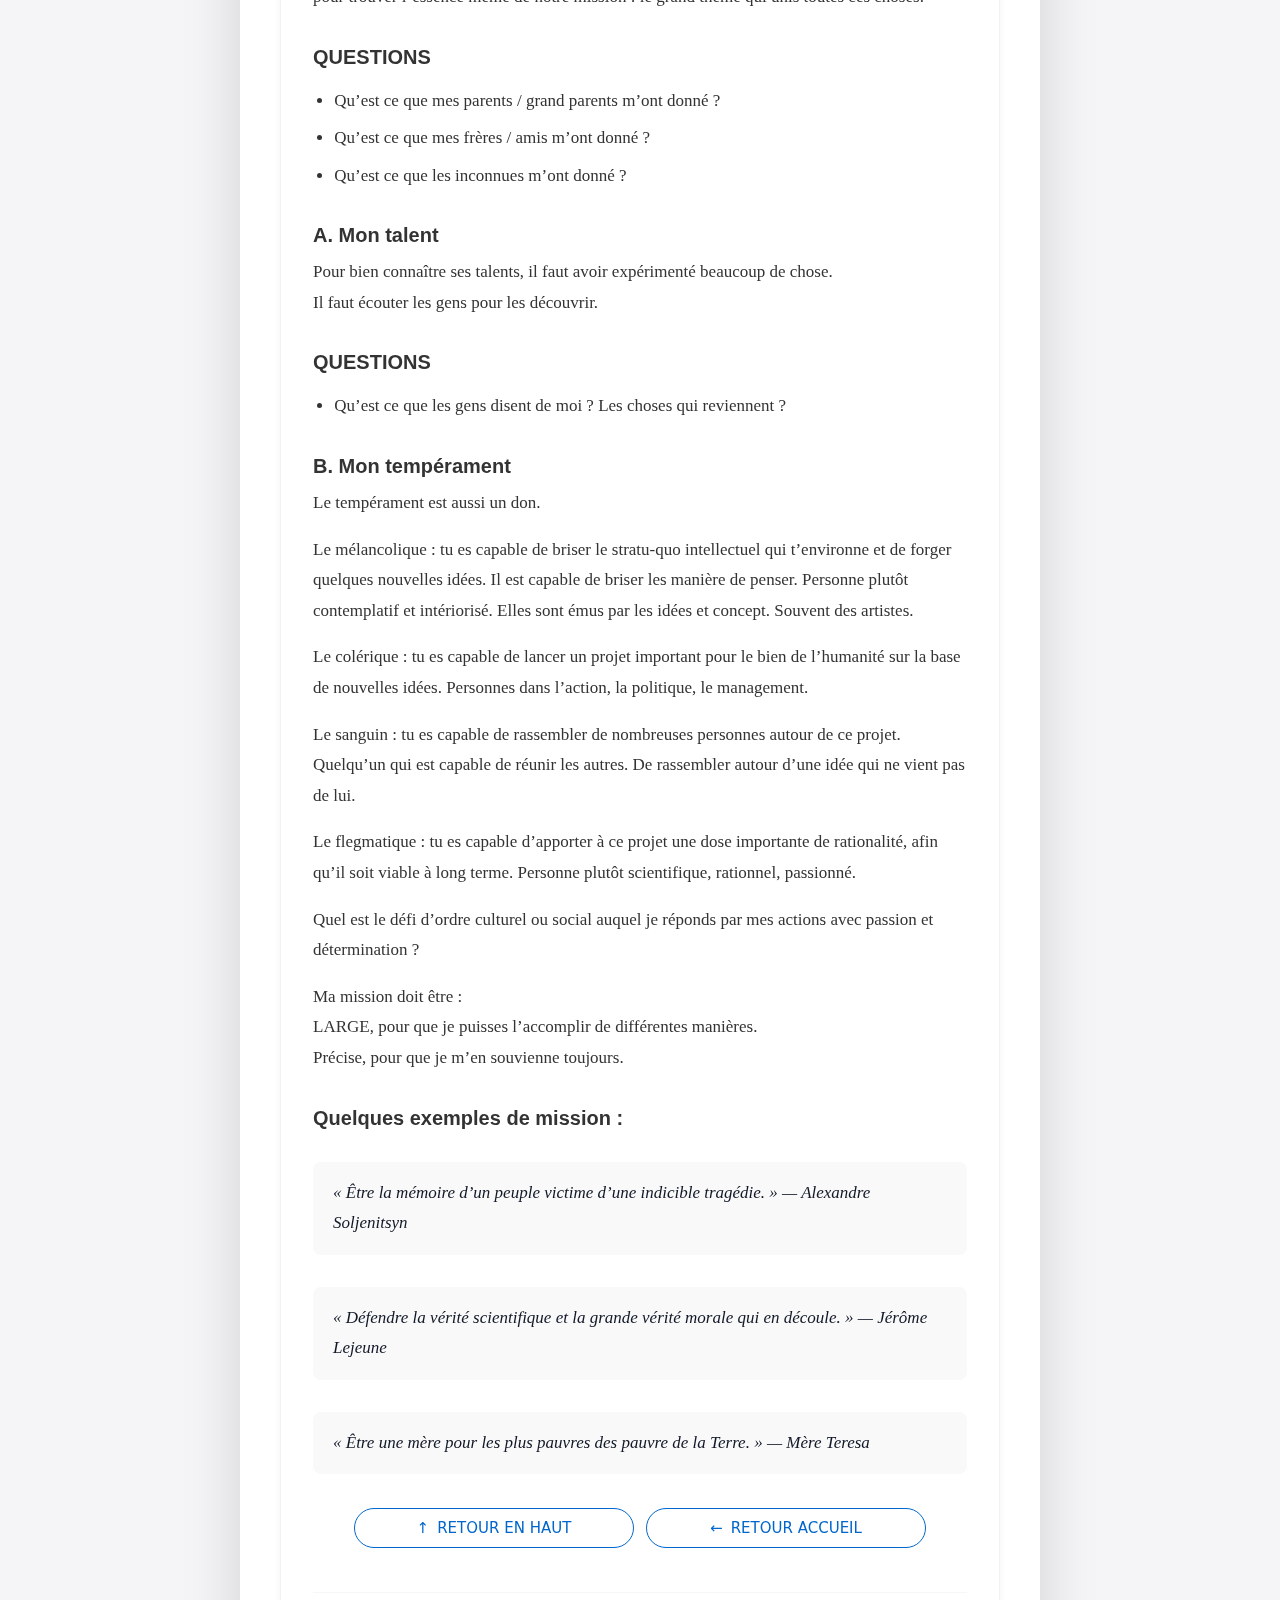
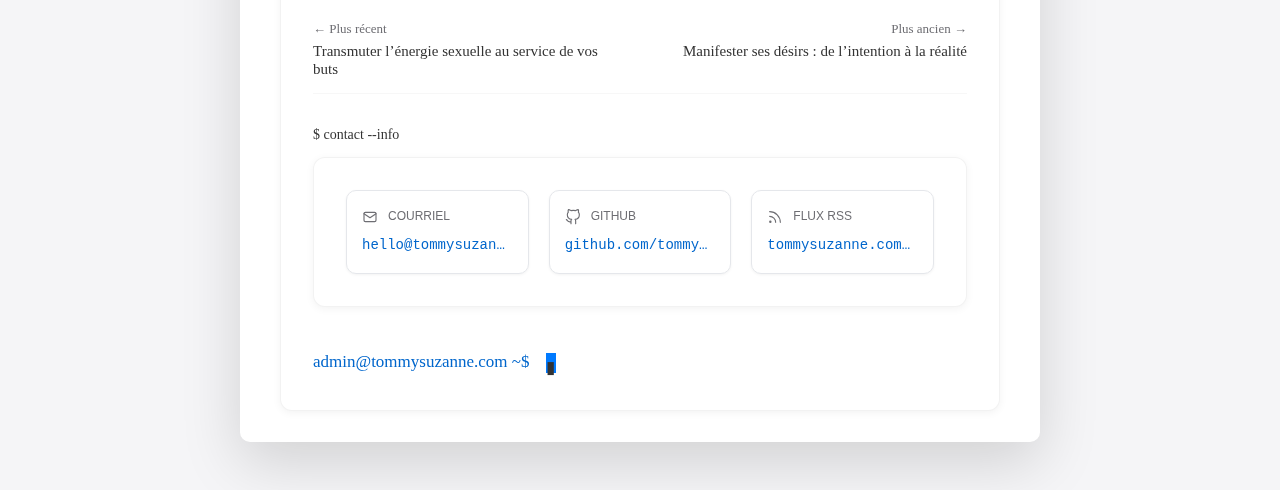
<file: blog/decouvrir-sa-mission.html>
<!DOCTYPE html>
<html lang="fr" data-lang-en="../en/blog/discover-your-mission.html">
<head>
    <meta charset="UTF-8">
    <meta name="viewport" content="width=device-width, initial-scale=1.0">
    <meta http-equiv="X-UA-Compatible" content="ie=edge">
    <title>Découvrir sa mission : 7 questions, 3 exercices, 1 plan</title>
    <meta name="description" content="7 questions, 3 exercices et 30 jours pour clarifier votre mission, écrire votre histoire et passer à l’action.">
    <link rel="canonical" href="/blog/decouvrir-sa-mission">
    <script src="../theme-bootstrap.js"></script>
<link rel="preload" href="../styles-modern.css" as="style">
    <link rel="stylesheet" href="../styles-modern.css">
    <link rel="stylesheet" href="../liquid-glass.css">
    <link rel="stylesheet" href="../institutional.css">
    <link rel="stylesheet" href="../apple-ux-improvements.css">
    <link rel="icon" type="image/svg+xml" href="../favicon.svg">
    <link rel="alternate icon" href="../favicon.ico">
	    <meta name="theme-color" content="#f5f5f7">
	    <link rel="alternate" type="application/rss+xml" title="Tommy Suzanne — RSS" href="/rss.xml">
	    <link rel="alternate" type="application/rss+xml" title="Tommy Suzanne — RSS (EN)" href="/en/rss.xml">
    
    <!-- Open Graph -->
    <meta property="og:type" content="article">
    <meta property="og:locale" content="fr_FR">
    <meta property="og:title" content="Découvrir sa mission : 7 questions, 3 exercices, 1 plan">
    <meta property="og:description" content="7 questions, 3 exercices et 30 jours pour clarifier votre mission, écrire votre histoire et passer à l’action.">
    <meta property="og:url" content="https://tommysuzanne.com/blog/decouvrir-sa-mission">
    <meta property="og:image" content="https://tommysuzanne.com/assets/blog/mission-hero.svg">
    
    <!-- Twitter Card -->
    <meta name="twitter:card" content="summary_large_image">
    <meta name="twitter:title" content="Découvrir sa mission : 7 questions, 3 exercices, 1 plan">
    <meta name="twitter:description" content="7 questions, 3 exercices et 30 jours pour clarifier votre mission, écrire votre histoire et passer à l’action.">
    <meta name="twitter:image" content="https://tommysuzanne.com/assets/blog/mission-hero.svg">
</head>
<body>
    <div class="controls-container">
        <div class="lang-switch-wrapper">
            <label class="lang-switch" for="lang-checkbox">
      <input type="checkbox" id="lang-checkbox" data-lang-toggle aria-label="Basculer la langue" />
                <div class="lang-slider"><span class="lang-indicator fr-indicator">fr</span><span class="lang-indicator en-indicator">en</span></div>
            </label>
        </div>
        <div class="theme-switch-wrapper">
            <label class="theme-switch" for="theme-checkbox">
      <input type="checkbox" id="theme-checkbox" data-theme-toggle aria-label="Basculer le thème" />
                <div class="slider"><span class="theme-indicator sun-indicator">☼</span><span class="theme-indicator moon-indicator">☾</span></div>
            </label>
        </div>
    </div>
    <div class="terminal">
        <div class="terminal-header">
            <div class="terminal-controls"><span class="control close"></span><span class="control minimize"></span><span class="control maximize"></span></div>
            <div class="terminal-title">admin@tommysuzanne.com ~ /fr/blog</div>
        </div>
        <main class="terminal-body">
            <div class="output">
                <p class="command">$ cat decouvrir-sa-mission.md</p>
                <div class="content-block content-block--prose">
                    <nav class="breadcrumb" aria-label="Fil d’Ariane">
                        <a href="../index.html">Accueil</a>
                        <span class="sep">›</span>
                        <span>Découvrir sa mission</span>
                    </nav>
                    <img class="blog-hero" loading="lazy" src="../assets/blog/mission-hero.svg" alt="Rose des vents pastel et trajectoires lumineuses"/>
                    <h1>Découvrir sa mission : écrire son histoire et nommer l’essentiel</h1>
                    
                    <p><em>Temps de lecture : ~ 5 min</em></p>

                    <div class="toc">
                        <p><strong>Sommaire</strong></p>
                        <ul>
                            <li><a href="#definitions">Définitions</a></li>
                            <li><a href="#mission">Qu’est‑ce que la mission ?</a></li>
                            <li><a href="#decouvrir">Découvrir sa mission</a></li>
                        </ul>
                    </div>

                    <h2 id="definitions">DÉFINITIONS</h2>
                    <p>Leadership = appel à l’action<br>
                    Mission = Misere = Envoyer, envoyer à faire quelque chose<br>
                    Vocation = Vocare = Appeler, appeler à être quelqu’un</p>

                    <h2 id="mission">1. Qu’est ce la Mission ?</h2>
                    <p>La mission c’est qui suis-je. C’est ma contribution spécifique au bien commun.<br>
                    Pour cela il faut découvrir mes talents propres, mes capacités particulières d’actions, mes histoires particulières (parents, grand parents). Plus je connais la spécificité de ma vie et plus je peux arriver à comprendre quelle est ma mission dans l’existence.<br>
                    Alors que découvrir ma vocation nécessite une relation privilégié entre le Divin et le Moi.<br>
                    Ma mission est ce que je fais tout le temps. Je suis ma Mission.<br>
                    Elle n’est pas ce que je veux faire mais plutôt qui je suis. Ma mission est cadré par ma vocation.<br>
                    C’est la mission qui définit les objectifs.</p>

                    <blockquote>«  Il y a dans de nombreuses vies un sens mystique, mais peu sont ceux qui le saisissent correctement. Ce sens nous est souvent communiqué d’une manière chiffrée, et nous, incapables de le déchiffrer, désespérions de voir à quel point notre vie est dépourvue de sens. Le succès des grandes vies réside souvent dans la capacité de déchiffrer le code qui nous a été envoyé, de le comprendre et d’apprendre à marcher dans le droit chemin. » — Viatcheslav Ivanov</blockquote>

                    <h3>QUESTIONS</h3>
                    <ul>
                        <li>Quelle est le challenge dans cette société que je peux relever avec mes talents, mes dons et mon histoires personnelles ?</li>
                        <li>Quelle est mon histoire personnelle ? Quelle est mon héritage familiale ? Qu’est ce que j’ai reçu ?</li>
                    </ul>

                    <h2 id="decouvrir">2. Découvrir sa mission</h2>
                    <p>Écrire son histoire permet de faire émerger les grandes idées, leçons et expériences vécus qui nous définissent. Se raconter sa propre histoire et la contempler permet de mieux définir qui je suis et d’apprendre mieux me connaitre.</p>
                    <p>-&gt; Comment écrire son histoire ?</p>
                    <ul>
                        <li>Des personnes qui ont laissé sur moi une trace indélébile (les personnes qui vivent en moi) ;</li>
                        <li>Des livres, des films, qui provoquent en moi une soif d’ambition et d’entreprendre ;</li>
                        <li>De mes talents ;</li>
                        <li>De mon tempérament ;</li>
                        <li>De mes valeurs ;</li>
                        <li>Des événements clés de mon existence ;</li>
                        <li>Des décisions importante que j’ai prise ;</li>
                        <li>Des idées pour lesquelles je me sacrifie ;</li>
                        <li>De mon pays, de sa grandeur et de ses misères ;</li>
                    </ul>
                    <p>Commencer à écrire, dans une état de gratitude et de contemplation. Ne pas hésiter à revenir dessus pour grossir certains traits de l’histoire, ajouter les choses qui me reviennent.</p>
                    <p>Mon histoire n’est pas seulement mon histoire. C’est aussi l’histoire des personnes qui vivent en moi d’une manière ou d’une autre car leur influence sur moi fut énorme.</p>
                    <p>Il est très important de se rappeler ce que chaque personne a pu nous offrir au cours de notre vie.<br>
                    Ma mission sera résumé en 4 ou 5 mots. Des mots qui définissent la grande mission de mon existence.</p>
                    <p>Pour cela, il faut faire preuve de poésie pour que je saisisse la grandeur des petites choses.<br>
                    Je devrais être dramatique pour découvrir le thème majeur de ma mission.<br>
                    Je devrais découvrir la symbolique afin que je puisse l’apprendre et ne pas l’oublier.<br>
                    Je devrais la raccourcir pour que me concentre sur l’essentiel.</p>
                    <p>La clé est d’être subjectif. Raconter son histoire avec un vocabulaire universelle afin d’être compris par le plus grand nombre nous permet de faire des abstractions qui sont très importante pour trouver l’essence même de notre mission : le grand thème qui unis toutes ces choses.</p>

                    <h3>QUESTIONS</h3>
                    <ul>
                        <li>Qu’est ce que mes parents / grand parents m’ont donné ?</li>
                        <li>Qu’est ce que mes frères / amis m’ont donné ?</li>
                        <li>Qu’est ce que les inconnues m’ont donné ?</li>
                    </ul>

                    <h3>A. Mon talent</h3>
                    <p>Pour bien connaître ses talents, il faut avoir expérimenté beaucoup de chose.<br>
                    Il faut écouter les gens pour les découvrir.</p>
                    <h3>QUESTIONS</h3>
                    <ul>
                        <li>Qu’est ce que les gens disent de moi ? Les choses qui reviennent ?</li>
                    </ul>

                    <h3>B. Mon tempérament</h3>
                    <p>Le tempérament est aussi un don.</p>
                    <p>Le mélancolique : tu es capable de briser le stratu-quo intellectuel qui t’environne et de forger quelques nouvelles idées. Il est capable de briser les manière de penser. Personne plutôt contemplatif et intériorisé. Elles sont émus par les idées et concept. Souvent des artistes.</p>
                    <p>Le colérique : tu es capable de lancer un projet important pour le bien de l’humanité sur la base de nouvelles idées. Personnes dans l’action, la politique, le management.</p>
                    <p>Le sanguin : tu es capable de rassembler de nombreuses personnes autour de ce projet. Quelqu’un qui est capable de réunir les autres. De rassembler autour d’une idée qui ne vient pas de lui.</p>
                    <p>Le flegmatique : tu es capable d’apporter à ce projet une dose importante de rationalité, afin qu’il soit viable à long terme. Personne plutôt scientifique, rationnel, passionné.</p>

                    <p>Quel est le défi d’ordre culturel ou social auquel je réponds par mes actions avec passion et détermination ?</p>

                    <p>Ma mission doit être :<br>
                    LARGE, pour que je puisses l’accomplir de différentes manières.<br>
                    Précise, pour que je m’en souvienne toujours.</p>

                    <h3>Quelques exemples de mission :</h3>
                    <blockquote>« Être la mémoire d’un peuple victime d’une indicible tragédie. » — Alexandre Soljenitsyn</blockquote>
                    <blockquote>« Défendre la vérité scientifique et la grande vérité morale qui en découle. » — Jérôme Lejeune</blockquote>
                    <blockquote>« Être une mère pour les plus pauvres des pauvre de la Terre. » — Mère Teresa</blockquote>
	                    <div class="blog-actions center">
	                        <button type="button" class="apple-pill-button to-top-button" data-scroll-top aria-label="Retour en haut"><span class="button-text">RETOUR EN HAUT</span></button>
	                        <button class="apple-pill-button back-button" data-nav-home="../index.html" aria-label="Retour à l’accueil"><span class="button-text">RETOUR ACCUEIL</span></button>
	                    </div>
	                    <hr class="post-divider" aria-hidden="true" />
	                    <nav class="post-nav" data-blog-pager aria-label="Navigation des articles"></nav>
	                    <hr class="post-divider" aria-hidden="true" />

	                    <!-- Contact block -->
	                    <div class="output">
	                        <p class="command">$ contact --info</p>
	                        <div class="content-block">
		                        <div class="contact-grid">
			                        <a href="mailto:hello@tommysuzanne.com" class="contact-item">
			                            <div class="contact-heading">
			                                <svg viewBox="0 0 24 24" class="contact-icon" fill="none" stroke="currentColor" focusable="false" aria-hidden="true">
			                                    <rect x="3" y="5" width="18" height="14" rx="2"></rect>
			                                    <polyline points="3 7 12 13 21 7"></polyline>
			                                </svg>
			                                <span data-en="Email" data-fr="Courriel">Courriel</span>
			                            </div>
			                            <code>hello@tommysuzanne.com</code>
			                        </a>
			                        <a href="https://github.com/tommysuzanne" class="contact-item">
			                            <div class="contact-heading">
			                                <svg viewBox="0 0 24 24" class="contact-icon" fill="none" stroke="currentColor" focusable="false" aria-hidden="true">
			                                    <path d="M9 19c-5 1.5-5-2.5-7-3m14 6v-3.87a3.37 3.37 0 0 0-.94-2.61c3.14-.35 6.44-1.54 6.44-7A5.44 5.44 0 0 0 20 4.77 5.07 5.07 0 0 0 19.91 1S18.73.65 16 2.48a13.38 13.38 0 0 0-7 0C6.27.65 5.09 1 5.09 1A5.07 5.07 0 0 0 5 4.77a5.44 5.44 0 0 0-1.5 3.78c0 5.42 3.3 6.61 6.44 7A3.37 3.37 0 0 0 9 18.13V22"></path>
			                                </svg>
			                                <span>GitHub</span>
			                            </div>
			                            <code>github.com/tommysuzanne</code>
			                        </a>
			                        <a href="/rss.xml" class="contact-item">
			                            <div class="contact-heading">
			                                <svg viewBox="0 0 24 24" class="contact-icon" fill="none" stroke="currentColor" focusable="false" aria-hidden="true">
			                                    <path d="M4 4a16 16 0 0 1 16 16"></path>
			                                    <path d="M4 11a9 9 0 0 1 9 9"></path>
			                                    <circle cx="5" cy="19" r="1"></circle>
			                                </svg>
			                                <span data-en="RSS" data-fr="Flux RSS">Flux RSS</span>
			                            </div>
			                            <code>tommysuzanne.com/rss.xml</code>
			                        </a>
		                        </div>
	                        </div>
	                    </div>

                    <div class="terminal-input">
                        <span class="prompt">admin@tommysuzanne.com ~$</span>
                        <span class="cursor blink">▮</span>
                    </div>
                </div>
            </div>
        </main>
    </div>
    <script src="../script.js"></script>
</body>
</html>
</file>
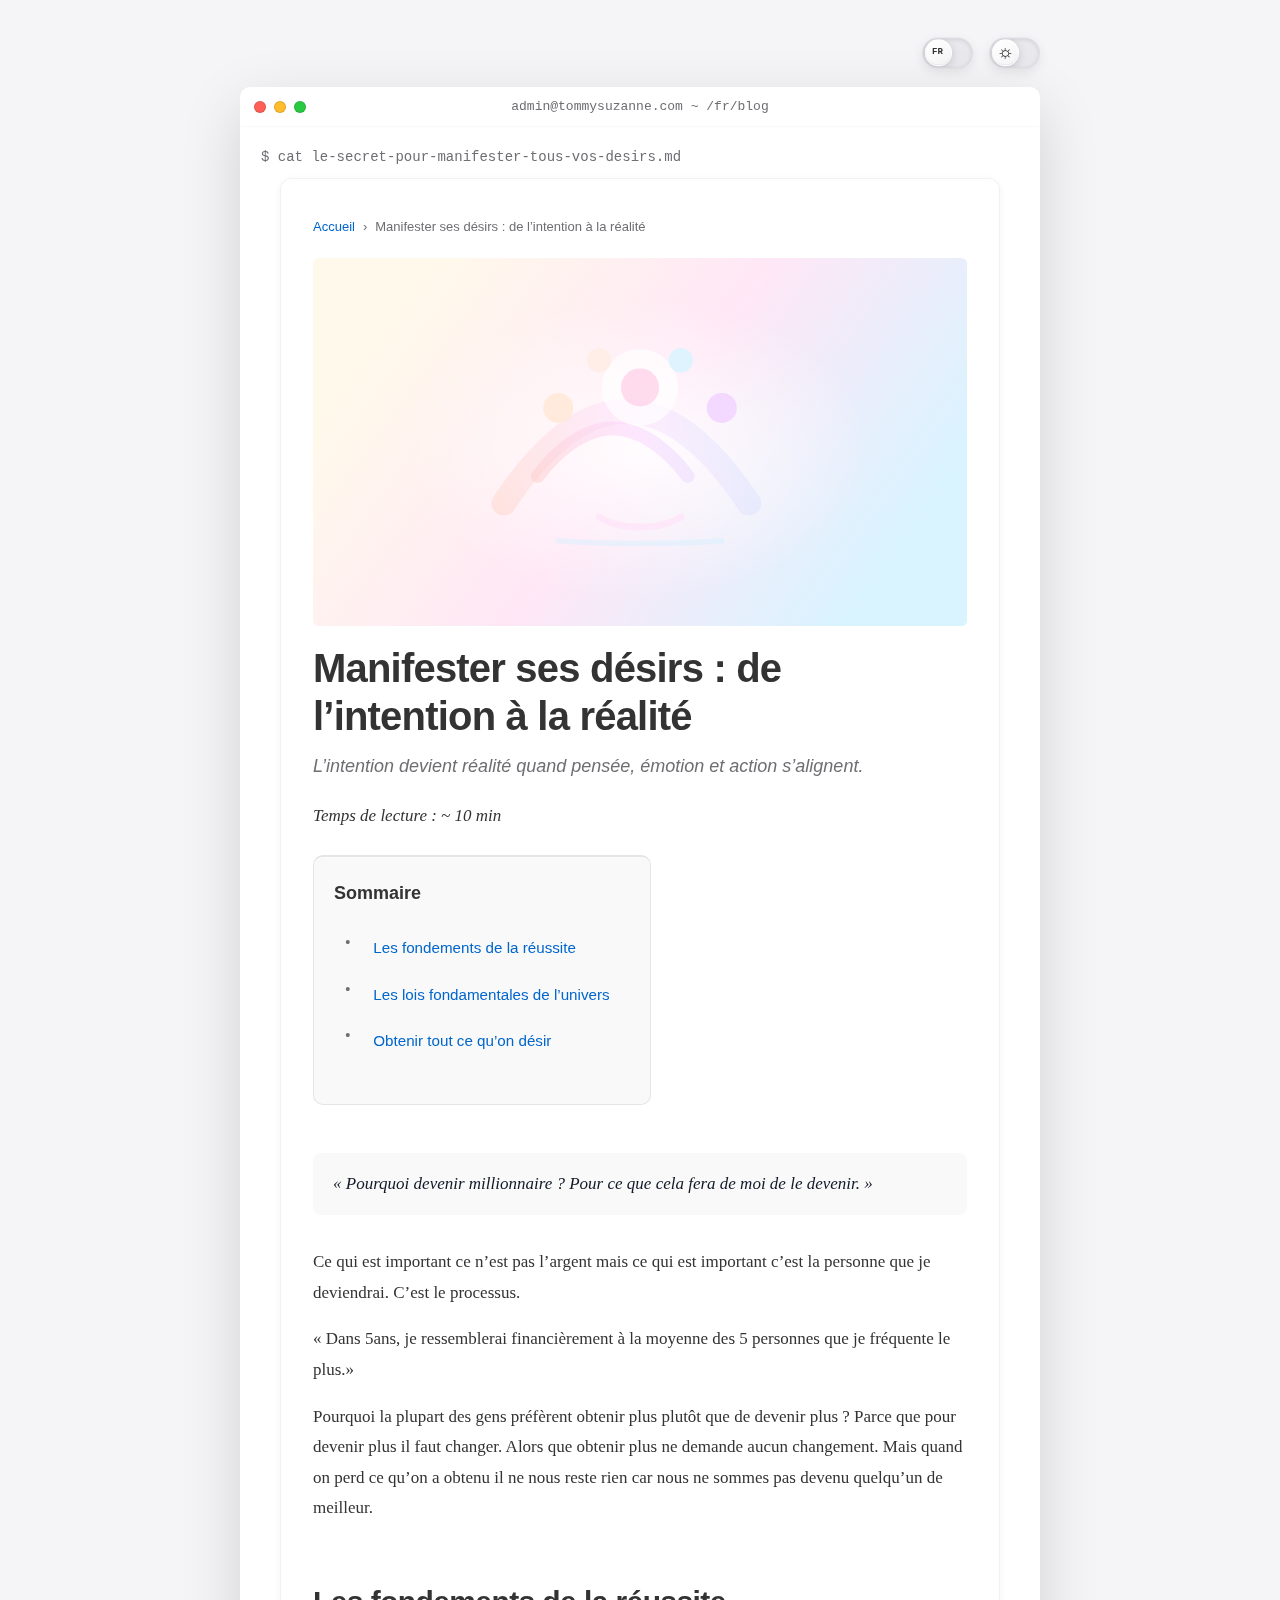
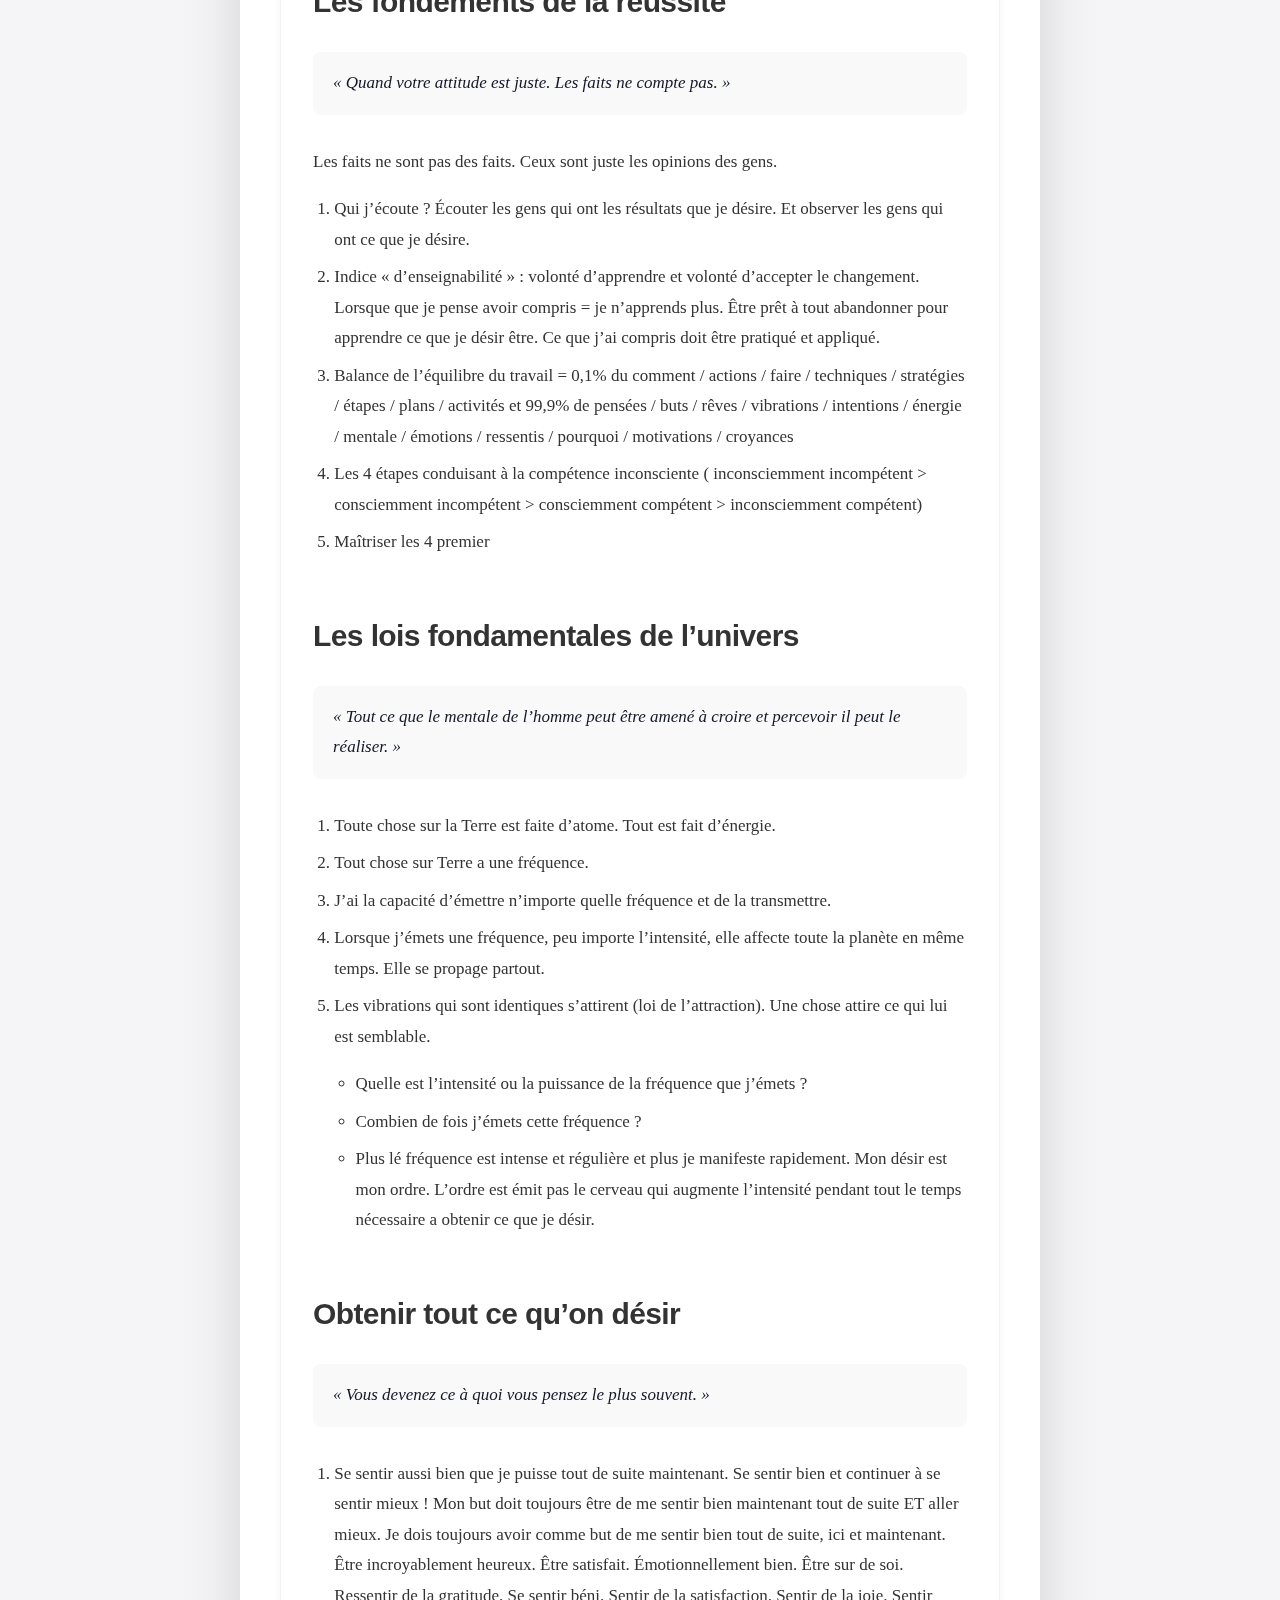
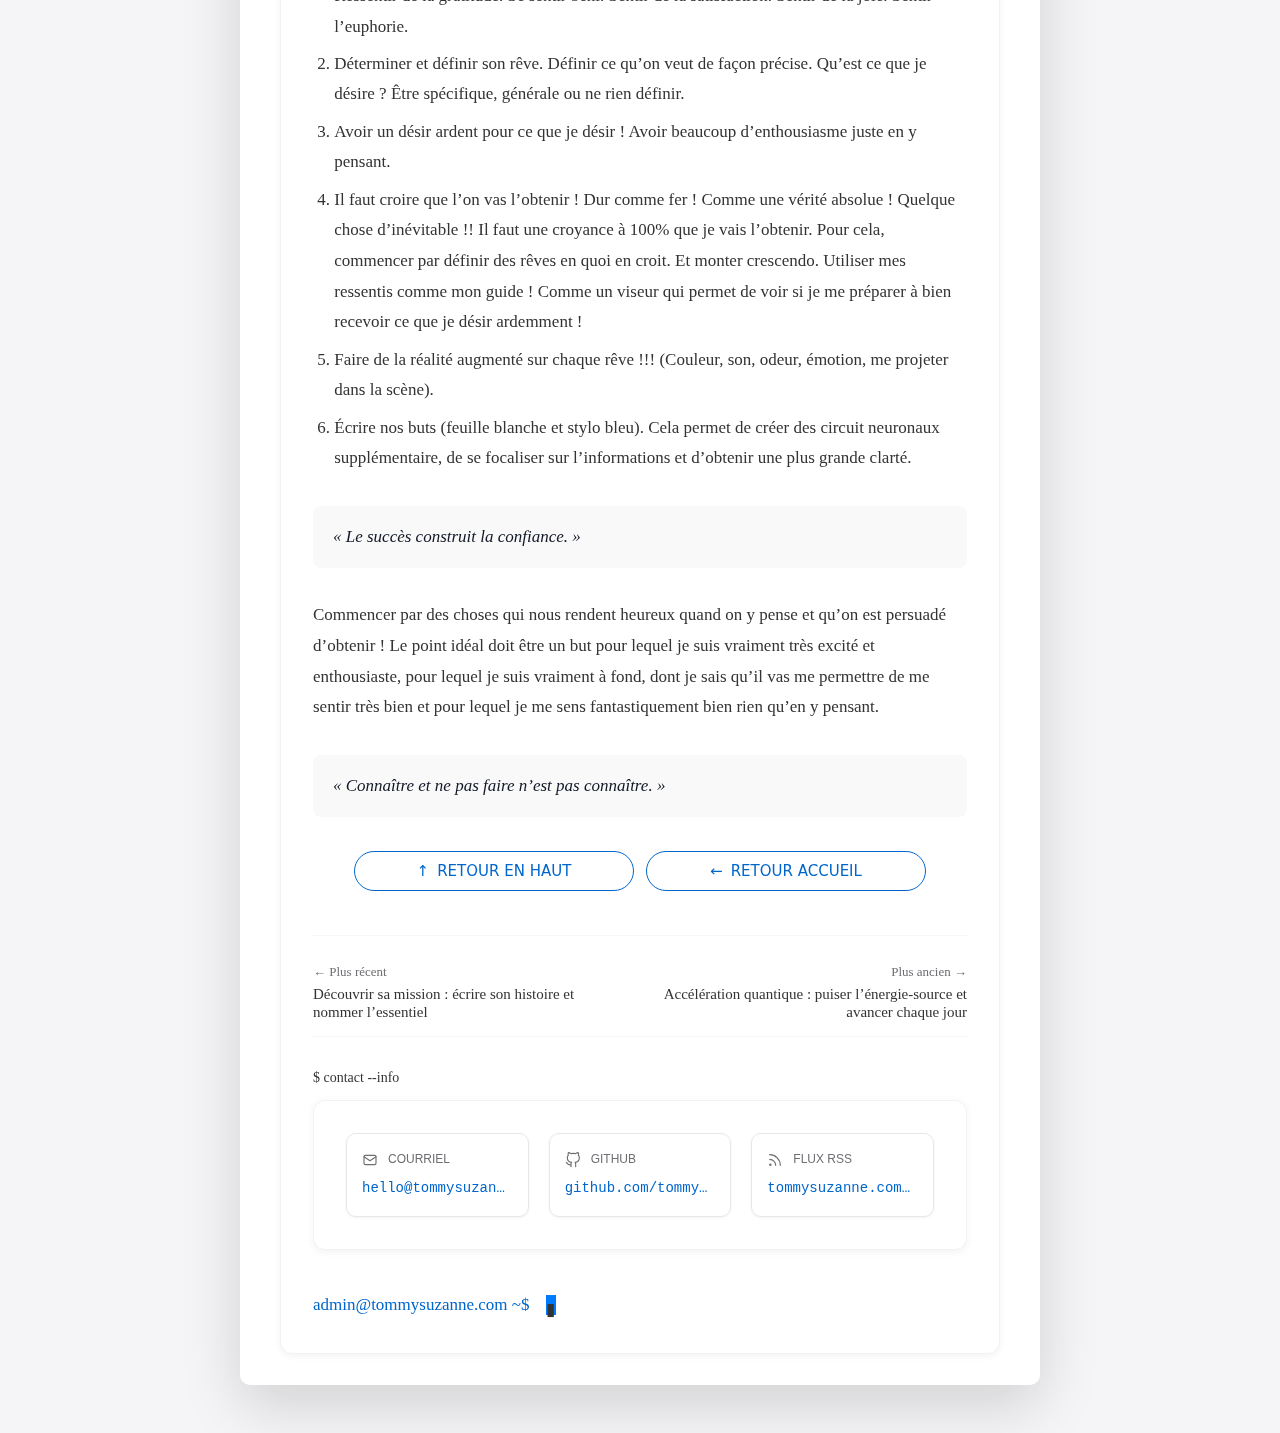
<file: blog/le-secret-pour-manifester-tous-vos-desirs.html>
<!DOCTYPE html>
<html lang="fr" data-lang-en="../en/blog/le-secret-pour-manifester-tous-vos-desirs.html">
<head>
<meta charset="UTF-8">
<meta name="viewport" content="width=device-width, initial-scale=1.0">
<meta http-equiv="X-UA-Compatible" content="ie=edge">
<title>Manifester ses désirs : de l’intention à la réalité</title>
<meta name="description" content="Clarifier, ressentir, recevoir : guide pratique pour aligner pensées, émotions et actions afin de manifester avec cohérence.">
<link rel="canonical" href="/blog/le-secret-pour-manifester-tous-vos-desirs">
<script src="../theme-bootstrap.js"></script>
<link rel="preload" href="../styles-modern.css" as="style">
<link rel="stylesheet" href="../styles-modern.css">
<link rel="stylesheet" href="../liquid-glass.css">
<link rel="stylesheet" href="../institutional.css">
<link rel="stylesheet" href="../apple-ux-improvements.css">
<link rel="icon" type="image/svg+xml" href="../favicon.svg">
<link rel="alternate icon" href="../favicon.ico">
  <meta name="theme-color" content="#f5f5f7">
  <link rel="alternate" type="application/rss+xml" title="Tommy Suzanne — RSS" href="/rss.xml">
  <link rel="alternate" type="application/rss+xml" title="Tommy Suzanne — RSS (EN)" href="/en/rss.xml">
  
  <!-- Open Graph -->
  <meta property="og:type" content="article">
  <meta property="og:locale" content="fr_FR">
  <meta property="og:title" content="Manifester ses désirs : de l’intention à la réalité">
  <meta property="og:description" content="Clarifier, ressentir, recevoir : guide pratique pour aligner pensées, émotions et actions afin de manifester avec cohérence.">
  <meta property="og:url" content="https://tommysuzanne.com/blog/le-secret-pour-manifester-tous-vos-desirs">
  <meta property="og:image" content="https://tommysuzanne.com/assets/blog/secret-hero.svg">
  
  <!-- Twitter Card -->
  <meta name="twitter:card" content="summary_large_image">
  <meta name="twitter:title" content="Manifester ses désirs : de l’intention à la réalité">
  <meta name="twitter:description" content="Clarifier, ressentir, recevoir : guide pratique pour aligner pensées, émotions et actions afin de manifester avec cohérence.">
  <meta name="twitter:image" content="https://tommysuzanne.com/assets/blog/secret-hero.svg">
</head>
<body>
<div class="controls-container">
  <div class="lang-switch-wrapper">
    <label class="lang-switch" for="lang-checkbox">
      <input type="checkbox" id="lang-checkbox" data-lang-toggle aria-label="Basculer la langue" />
      <div class="lang-slider"><span class="lang-indicator fr-indicator">fr</span><span class="lang-indicator en-indicator">en</span></div>
    </label>
  </div>
  <div class="theme-switch-wrapper">
    <label class="theme-switch" for="theme-checkbox">
      <input type="checkbox" id="theme-checkbox" data-theme-toggle aria-label="Basculer le thème" />
      <div class="slider"><span class="theme-indicator sun-indicator">☼</span><span class="theme-indicator moon-indicator">☾</span></div>
    </label>
  </div>
</div>
<div class="terminal">
  <div class="terminal-header">
    <div class="terminal-controls"><span class="control close"></span><span class="control minimize"></span><span class="control maximize"></span></div>
    <div class="terminal-title">admin@tommysuzanne.com ~ /fr/blog</div>
  </div>
  <main class="terminal-body">
    <div class="output">
      <p class="command">$ cat le-secret-pour-manifester-tous-vos-desirs.md</p>
      <div class="content-block content-block--prose">
        <nav class="breadcrumb" aria-label="Fil d’Ariane">
          <a href="../index.html">Accueil</a>
          <span class="sep">›</span>
          <span>Manifester ses désirs : de l’intention à la réalité</span>
        </nav>
        <img class="blog-hero" loading="lazy" src="../assets/blog/secret-hero.svg" alt="Sphère lumineuse pastel et arcs doux illustrant l’intention"/>
        <h1>Manifester ses désirs : de l’intention à la réalité</h1>
        <p class="motto">L’intention devient réalité quand pensée, émotion et action s’alignent.</p>
        <p><em>Temps de lecture : ~ 10 min</em></p>

        <div class="toc">
          <p><strong>Sommaire</strong></p>
          <ul>
            <li><a href="#fondements">Les fondements de la réussite</a></li>
            <li><a href="#lois">Les lois fondamentales de l’univers</a></li>
            <li><a href="#obtenir">Obtenir tout ce qu’on désir</a></li>
          </ul>
        </div>

        <blockquote>« Pourquoi devenir  millionnaire ? Pour ce que cela fera de moi de le devenir. »</blockquote>
        <p>Ce qui est important ce n’est pas l’argent mais ce qui est important c’est la personne que je deviendrai. C’est le processus.</p>
        <p>« Dans 5ans, je ressemblerai financièrement à la moyenne des 5 personnes que je fréquente le plus.»</p>
        <p>Pourquoi la plupart des gens préfèrent obtenir plus plutôt que de devenir plus ? Parce que pour devenir plus il faut changer. Alors que obtenir plus ne demande aucun changement. Mais quand on perd ce qu’on a obtenu il ne nous reste rien car nous ne sommes pas devenu quelqu’un de meilleur.</p>

        <h2 id="fondements">Les fondements de la réussite</h2>
        <blockquote>« Quand votre attitude est juste. Les faits ne compte pas. »</blockquote>
        <p>Les faits ne sont pas des faits. Ceux sont juste les opinions des gens.</p>
        <ol>
          <li>Qui j’écoute ? Écouter les gens qui ont les résultats que je désire. Et observer les gens qui ont ce que je désire.</li>
          <li>Indice « d’enseignabilité » : volonté d’apprendre et volonté d’accepter le  changement. Lorsque que je pense avoir compris = je n’apprends plus. Être prêt à tout abandonner pour apprendre ce que je désir être. Ce que j’ai compris doit être pratiqué et appliqué.</li>
          <li>Balance de l’équilibre du travail = 0,1% du comment / actions / faire / techniques / stratégies / étapes / plans / activités et 99,9% de pensées / buts / rêves / vibrations / intentions / énergie / mentale / émotions / ressentis / pourquoi / motivations / croyances</li>
          <li>Les 4 étapes conduisant à la compétence inconsciente ( inconsciemment incompétent &gt; consciemment incompétent &gt; consciemment compétent &gt; inconsciemment compétent)</li>
          <li>Maîtriser les 4 premier</li>
        </ol>

        <h2 id="lois">Les lois fondamentales de l’univers</h2>
        <blockquote>« Tout ce que le mentale de l’homme peut être amené à croire et percevoir il peut le réaliser. »</blockquote>
        <ol>
          <li>Toute chose sur la Terre est faite d’atome. Tout est fait d’énergie.</li>
          <li>Tout chose sur Terre a une fréquence.</li>
          <li>J’ai la capacité d’émettre n’importe quelle fréquence et de la transmettre.</li>
          <li>Lorsque j’émets une fréquence, peu importe l’intensité, elle affecte toute la planète en même temps. Elle se propage partout.</li>
          <li>Les vibrations qui sont identiques s’attirent (loi de l’attraction). Une chose attire ce qui lui est semblable.
            <ul>
              <li>Quelle est l’intensité ou la puissance de la fréquence que j’émets ?</li>
              <li>Combien de fois j’émets cette fréquence ?</li>
              <li>Plus lé fréquence est intense et régulière et plus je manifeste rapidement. Mon désir est mon ordre. L’ordre est émit pas le cerveau qui augmente l’intensité pendant tout le temps nécessaire a obtenir ce que je désir.</li>
            </ul>
          </li>
        </ol>

        <h2 id="obtenir">Obtenir tout ce qu’on désir</h2>
        <blockquote>« Vous devenez ce à quoi vous pensez le plus souvent. »</blockquote>
        <ol>
          <li>Se sentir aussi bien que je puisse tout de suite maintenant. Se sentir bien et continuer à se sentir mieux ! Mon but doit toujours être de me sentir bien maintenant tout de suite ET aller mieux. Je dois toujours avoir comme but de me sentir bien tout de suite, ici et maintenant. Être incroyablement heureux. Être satisfait. Émotionnellement bien. Être sur de soi. Ressentir de la gratitude. Se sentir béni. Sentir de la satisfaction. Sentir de la joie. Sentir l’euphorie.</li>
          <li>Déterminer et définir son rêve. Définir ce qu’on veut de façon précise. Qu’est ce que je désire ? Être spécifique, générale ou ne rien définir.</li>
          <li>Avoir un désir ardent pour ce que je désir ! Avoir beaucoup d’enthousiasme juste en y pensant.</li>
          <li>Il faut croire que l’on vas l’obtenir ! Dur comme fer ! Comme une vérité absolue ! Quelque chose d’inévitable !! Il faut une croyance à 100% que je vais l’obtenir. Pour cela, commencer par définir des rêves en quoi en croit. Et monter crescendo. Utiliser mes ressentis comme mon guide ! Comme un viseur qui permet de voir si je me préparer à bien recevoir ce que je désir ardemment !</li>
          <li>Faire de la réalité augmenté sur chaque rêve !!! (Couleur, son, odeur, émotion, me projeter dans la scène).</li>
          <li>Écrire nos buts (feuille blanche et stylo bleu). Cela permet de créer des circuit neuronaux supplémentaire, de se focaliser sur l’informations et d’obtenir une plus grande clarté.</li>
        </ol>

        <blockquote>« Le succès construit la confiance. »</blockquote>
        <p>Commencer par des choses qui nous rendent heureux quand on y pense et qu’on est persuadé d’obtenir ! Le point idéal doit être un but pour lequel je suis vraiment très excité et enthousiaste, pour lequel je suis vraiment à fond, dont je sais qu’il vas me permettre de me sentir très bien et pour lequel je me sens fantastiquement bien rien qu’en y pensant.</p>

        <blockquote>« Connaître et ne pas faire n’est pas connaître. »</blockquote>

        

	        <div class="blog-actions center">
	          <button type="button" class="apple-pill-button to-top-button" data-scroll-top aria-label="Retour en haut"><span class="button-text">RETOUR EN HAUT</span></button>
	          <button class="apple-pill-button back-button" data-nav-home="../index.html" aria-label="Retour à l’accueil"><span class="button-text">RETOUR ACCUEIL</span></button>
	        </div>
	        <hr class="post-divider" aria-hidden="true" />
	        <nav class="post-nav" data-blog-pager aria-label="Navigation des articles"></nav>
	        <hr class="post-divider" aria-hidden="true" />

	        <div class="output">
	          <p class="command">$ contact --info</p>
	          <div class="content-block">
		            <div class="contact-grid">
			              <a href="mailto:hello@tommysuzanne.com" class="contact-item">
			                <div class="contact-heading">
			                  <svg viewBox="0 0 24 24" class="contact-icon" fill="none" stroke="currentColor" focusable="false" aria-hidden="true">
			                    <rect x="3" y="5" width="18" height="14" rx="2"></rect>
			                    <polyline points="3 7 12 13 21 7"></polyline>
			                  </svg>
			                  <span>Courriel</span>
			                </div>
			                <code>hello@tommysuzanne.com</code>
			              </a>
			              <a href="https://github.com/tommysuzanne" class="contact-item">
			                <div class="contact-heading">
			                  <svg viewBox="0 0 24 24" class="contact-icon" fill="none" stroke="currentColor" focusable="false" aria-hidden="true">
			                    <path d="M9 19c-5 1.5-5-2.5-7-3m14 6v-3.87a3.37 3.37 0 0 0-.94-2.61c3.14-.35 6.44-1.54 6.44-7A5.44 5.44 0 0 0 20 4.77 5.07 5.07 0 0 0 19.91 1S18.73.65 16 2.48a13.38 13.38 0 0 0-7 0C6.27.65 5.09 1 5.09 1A5.07 5.07 0 0 0 5 4.77a5.44 5.44 0 0 0-1.5 3.78c0 5.42 3.3 6.61 6.44 7A3.37 3.37 0 0 0 9 18.13V22"></path>
			                  </svg>
			                  <span>GitHub</span>
			                </div>
			                <code>github.com/tommysuzanne</code>
			              </a>
			              <a href="/rss.xml" class="contact-item">
			                <div class="contact-heading">
			                  <svg viewBox="0 0 24 24" class="contact-icon" fill="none" stroke="currentColor" focusable="false" aria-hidden="true">
			                    <path d="M4 4a16 16 0 0 1 16 16"></path>
			                    <path d="M4 11a9 9 0 0 1 9 9"></path>
			                    <circle cx="5" cy="19" r="1"></circle>
			                  </svg>
			                  <span>Flux RSS</span>
			                </div>
			                <code>tommysuzanne.com/rss.xml</code>
			              </a>
			            </div>
		          </div>
		        </div>
        <div class="terminal-input"><span class="prompt">admin@tommysuzanne.com ~$</span><span class="cursor blink">▮</span></div>
      </div>
    </div>
  </main>
</div>
<script src="../script.js"></script>
</body>
</html>
</file>
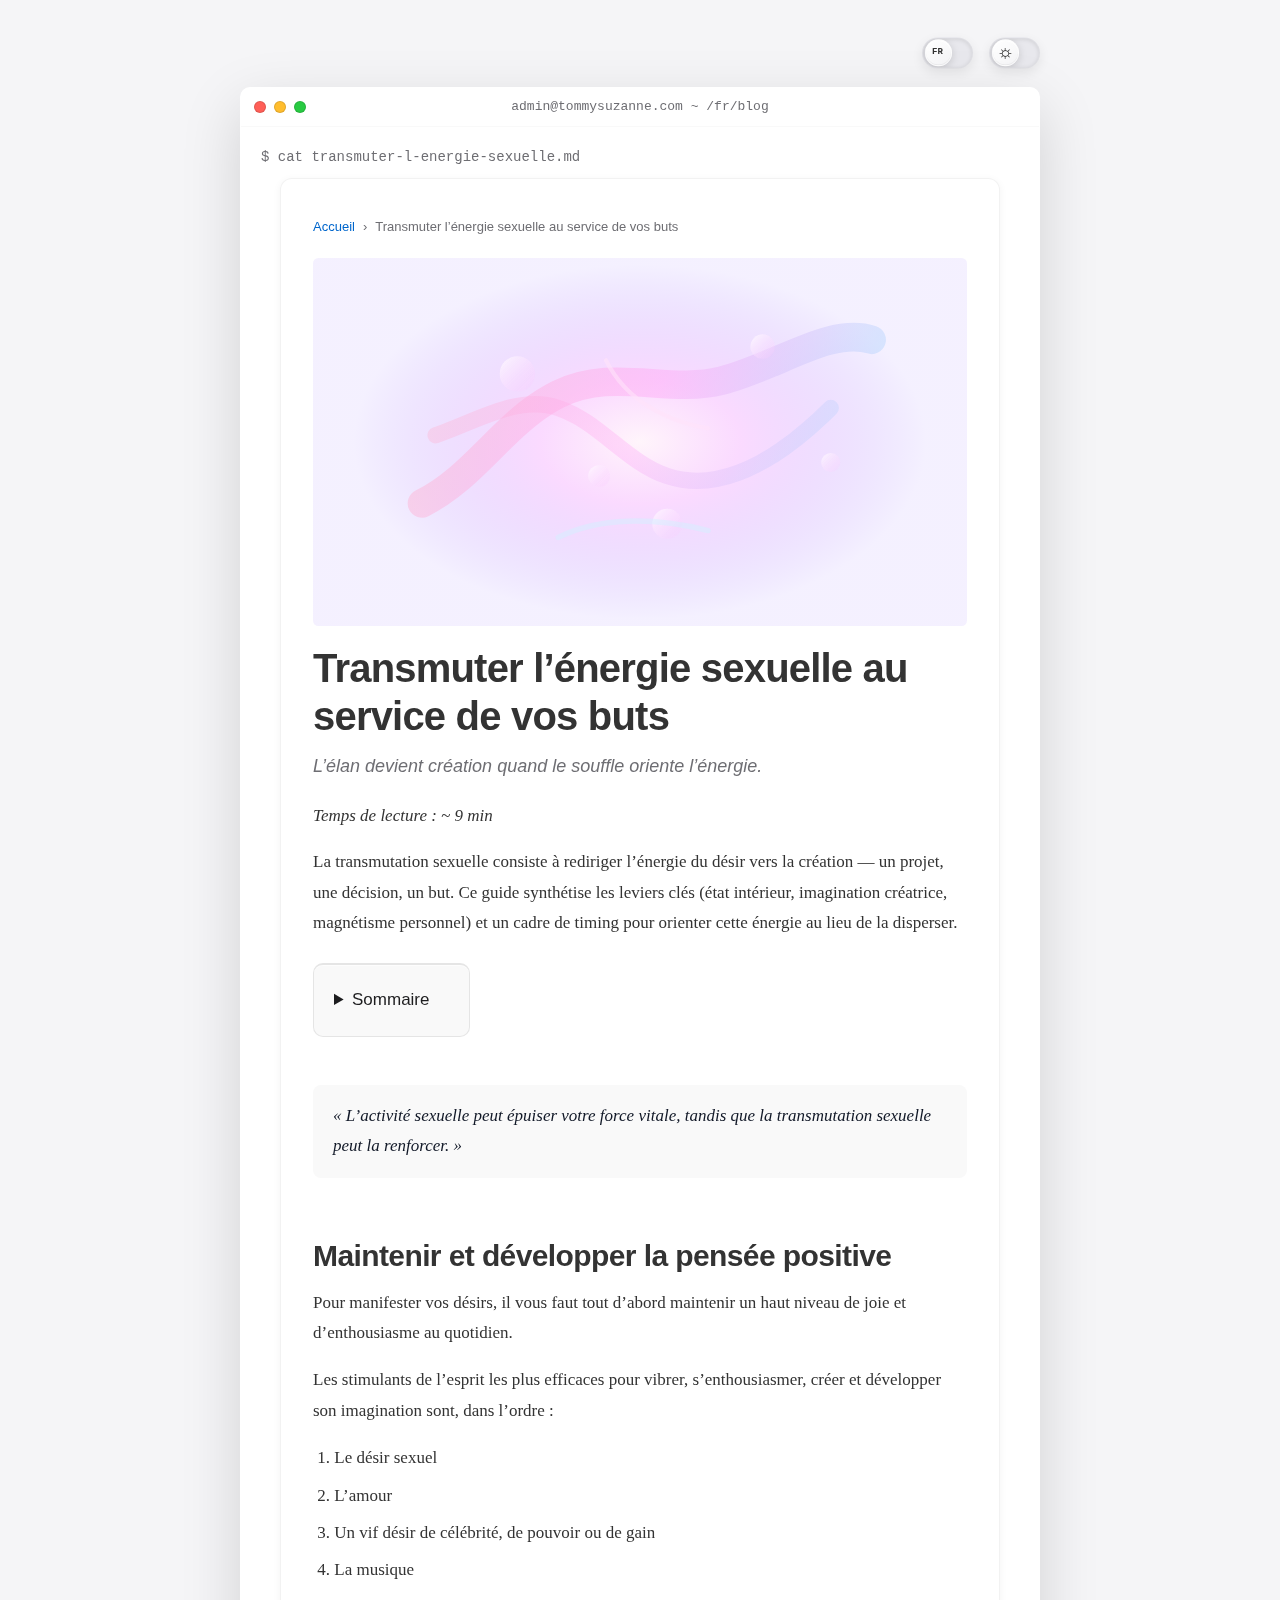
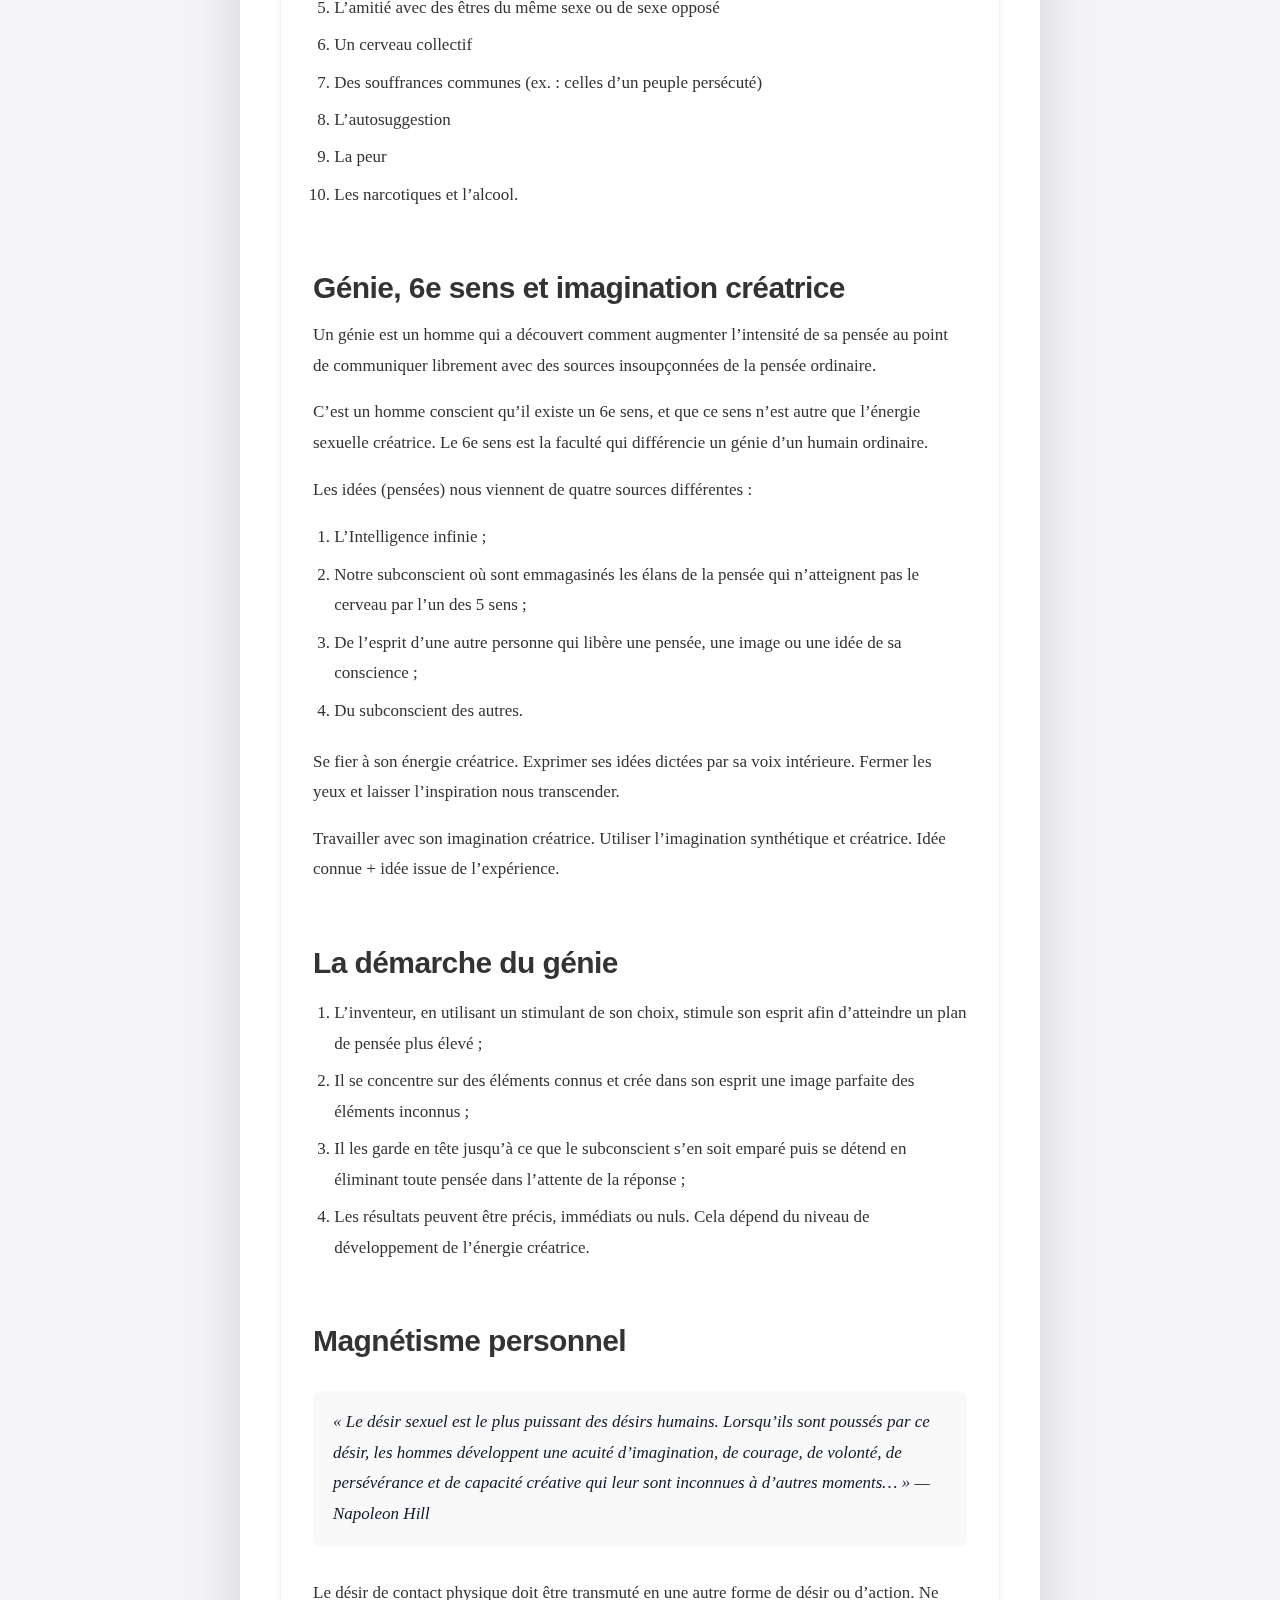
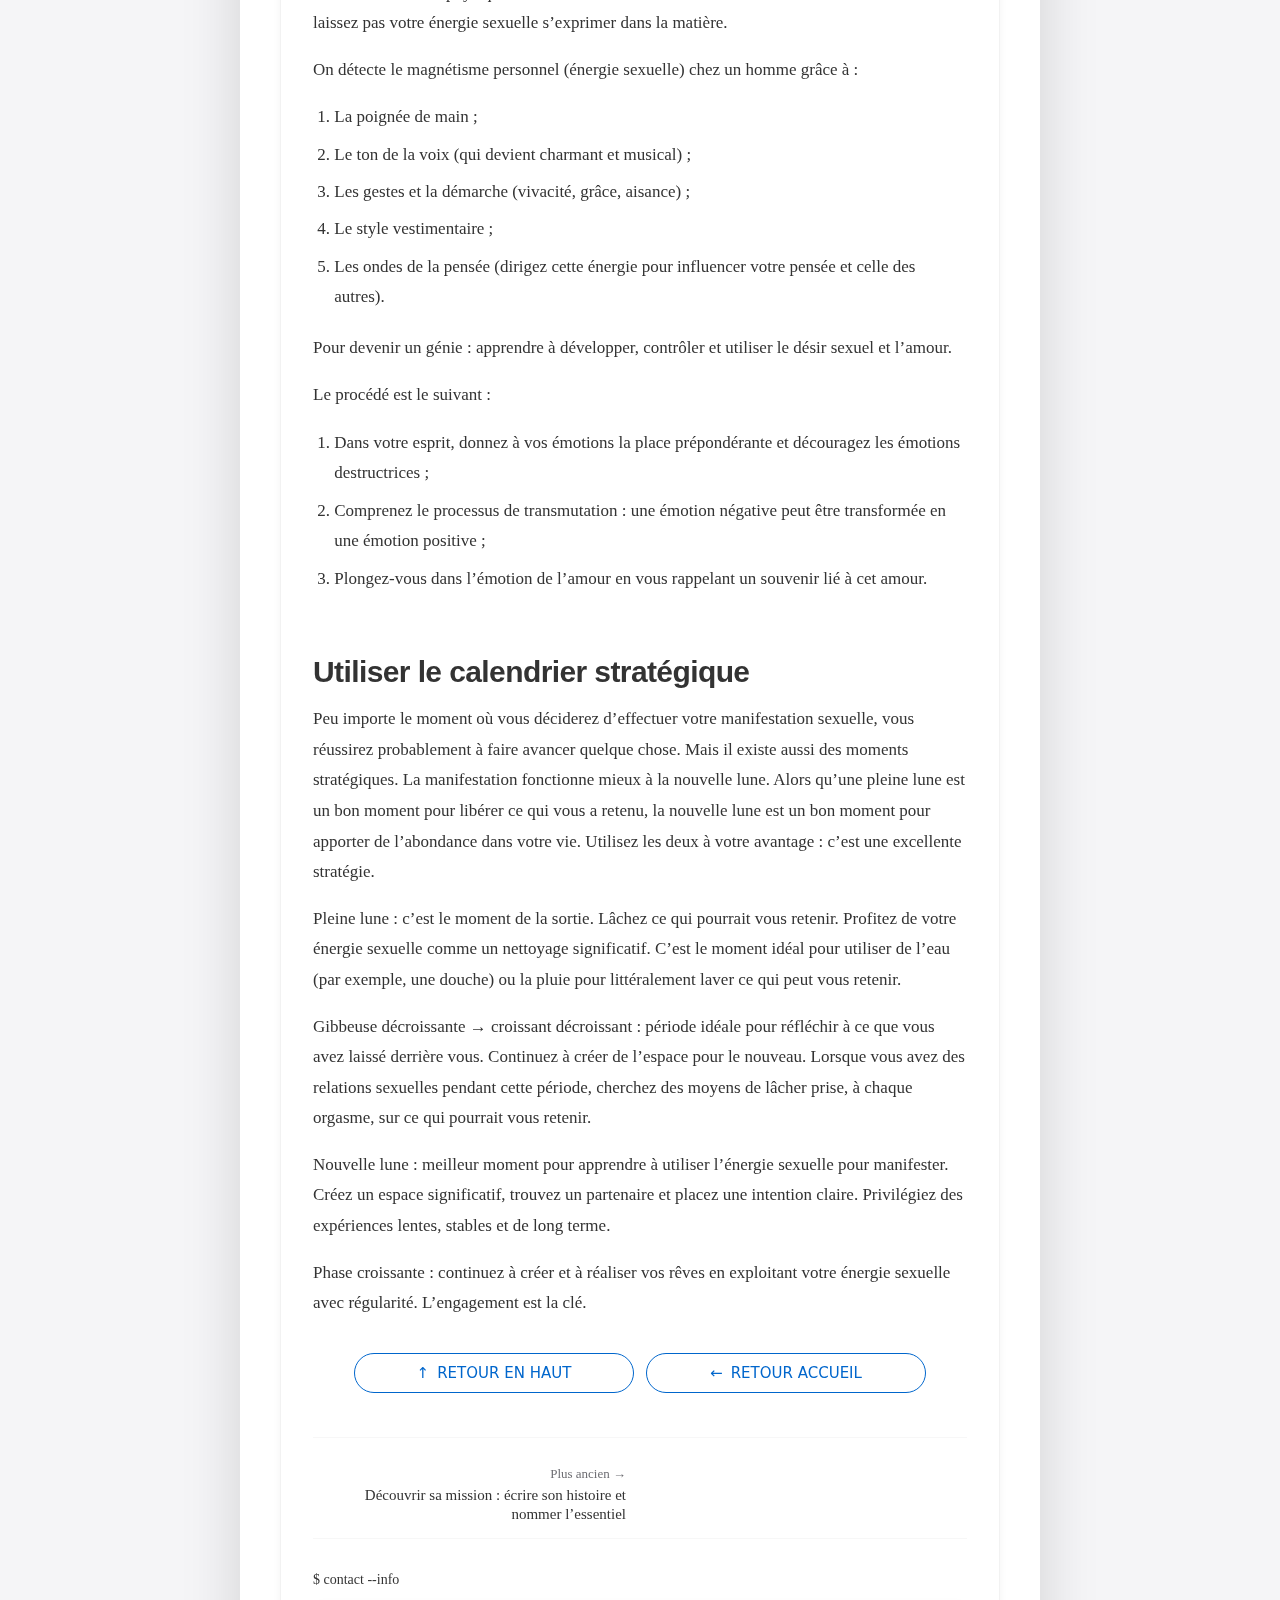
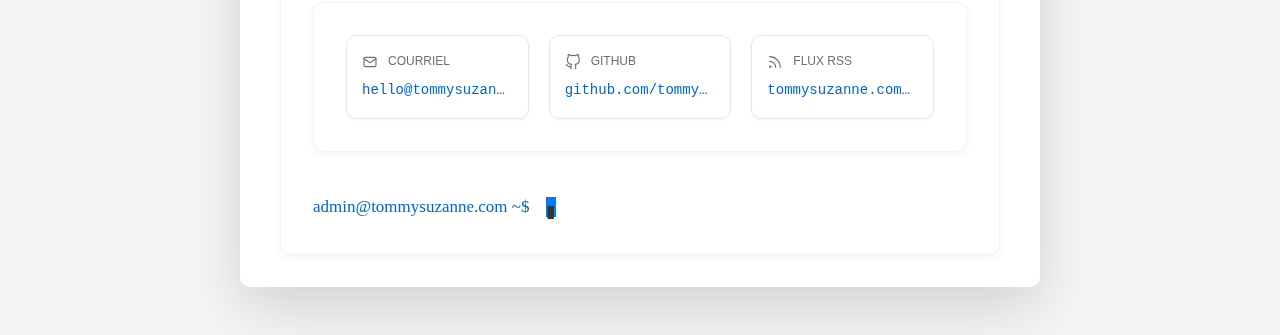
<file: blog/transmuter-l-energie-sexuelle.html>
<!DOCTYPE html>
<html lang="fr" data-lang-en="../en/blog/transmuter-l-energie-sexuelle.html">
<head>
<meta charset="UTF-8">
<meta name="viewport" content="width=device-width, initial-scale=1.0">
<meta http-equiv="X-UA-Compatible" content="ie=edge">
<title>Transmuter l’énergie sexuelle au service de vos buts</title>
<meta name="description" content="Sublimer, orienter, rayonner : transformer l’élan sexuel en force créatrice au service de vos buts.">
<link rel="canonical" href="https://tommysuzanne.com/blog/transmuter-l-energie-sexuelle.html">
<link rel="alternate" hreflang="fr" href="https://tommysuzanne.com/blog/transmuter-l-energie-sexuelle.html">
<link rel="alternate" hreflang="en" href="https://tommysuzanne.com/en/blog/transmuter-l-energie-sexuelle.html">
<link rel="alternate" hreflang="x-default" href="https://tommysuzanne.com/blog/transmuter-l-energie-sexuelle.html">
<script src="../theme-bootstrap.js"></script>
<link rel="preload" href="../styles-modern.css" as="style">
<link rel="stylesheet" href="../styles-modern.css">
<link rel="stylesheet" href="../liquid-glass.css">
<link rel="stylesheet" href="../institutional.css">
<link rel="stylesheet" href="../apple-ux-improvements.css">
<link rel="icon" type="image/svg+xml" href="../favicon.svg">
<link rel="alternate icon" href="../favicon.ico">
	    <meta name="theme-color" content="#f5f5f7">
	    <link rel="alternate" type="application/rss+xml" title="Tommy Suzanne — RSS" href="/rss.xml">
	    <link rel="alternate" type="application/rss+xml" title="Tommy Suzanne — RSS (EN)" href="/en/rss.xml">
    
    <!-- Open Graph -->
    <meta property="og:type" content="article">
    <meta property="og:locale" content="fr_FR">
    <meta property="og:title" content="Transmuter l’énergie sexuelle au service de vos buts">
    <meta property="og:description" content="Sublimer, orienter, rayonner : transformer l’élan sexuel en force créatrice au service de vos buts.">
    <meta property="og:url" content="https://tommysuzanne.com/blog/transmuter-l-energie-sexuelle.html">
    <meta property="og:image" content="https://tommysuzanne.com/assets/blog/transmute-hero.svg">
    
    <!-- Twitter Card -->
    <meta name="twitter:card" content="summary_large_image">
    <meta name="twitter:title" content="Transmuter l’énergie sexuelle au service de vos buts">
    <meta name="twitter:description" content="Sublimer, orienter, rayonner : transformer l’élan sexuel en force créatrice au service de vos buts.">
    <meta name="twitter:image" content="https://tommysuzanne.com/assets/blog/transmute-hero.svg">
    <script type="application/ld+json">
      {
        "@context": "https://schema.org",
        "@type": "BlogPosting",
        "headline": "Transmuter l’énergie sexuelle au service de vos buts",
        "description": "Sublimer, orienter, rayonner : transformer l’élan sexuel en force créatrice au service de vos buts.",
        "inLanguage": "fr-FR",
        "mainEntityOfPage": {
          "@type": "WebPage",
          "@id": "https://tommysuzanne.com/blog/transmuter-l-energie-sexuelle.html"
        },
        "image": [
          "https://tommysuzanne.com/assets/blog/transmute-hero.svg"
        ],
        "author": {
          "@type": "Person",
          "name": "Tommy Suzanne",
          "url": "https://tommysuzanne.com/"
        },
        "publisher": {
          "@type": "Person",
          "name": "Tommy Suzanne",
          "url": "https://tommysuzanne.com/"
        },
        "datePublished": "2019-03-24",
        "dateModified": "2026-02-27"
      }
    </script>
</head>
<body>
<div class="controls-container">
  <div class="lang-switch-wrapper">
    <label class="lang-switch" for="lang-checkbox">
      <input type="checkbox" id="lang-checkbox" data-lang-toggle aria-label="Basculer la langue" />
      <div class="lang-slider"><span class="lang-indicator fr-indicator">fr</span><span class="lang-indicator en-indicator">en</span></div>
    </label>
  </div>
  <div class="theme-switch-wrapper">
    <label class="theme-switch" for="theme-checkbox">
      <input type="checkbox" id="theme-checkbox" data-theme-toggle aria-label="Basculer le thème" />
      <div class="slider"><span class="theme-indicator sun-indicator">☼</span><span class="theme-indicator moon-indicator">☾</span></div>
    </label>
  </div>
</div>
<div class="terminal">
  <div class="terminal-header">
    <div class="terminal-controls"><span class="control close"></span><span class="control minimize"></span><span class="control maximize"></span></div>
    <div class="terminal-title">admin@tommysuzanne.com ~ /fr/blog</div>
  </div>
  <main class="terminal-body">
    <div class="output">
      <p class="command">$ cat transmuter-l-energie-sexuelle.md</p>
      <div class="content-block content-block--prose">
        <nav class="breadcrumb" aria-label="Fil d’Ariane">
          <a href="../index.html">Accueil</a>
          <span class="sep">›</span>
          <span>Transmuter l’énergie sexuelle au service de vos buts</span>
        </nav>
        <img class="blog-hero" loading="lazy" src="../assets/blog/transmute-hero.svg" alt="Ondes pastel et étincelles symbolisant la transmutation créative"/>
        <h1>Transmuter l’énergie sexuelle au service de vos buts</h1>
        <p class="motto">L’élan devient création quand le souffle oriente l’énergie.</p>
        <p><em>Temps de lecture : ~ 9 min</em></p>

        <p class="post-intro">La transmutation sexuelle consiste à rediriger l’énergie du désir vers la création — un projet, une décision, un but. Ce guide synthétise les leviers clés (état intérieur, imagination créatrice, magnétisme personnel) et un cadre de timing pour orienter cette énergie au lieu de la disperser.</p>

        <details class="toc" data-toc role="navigation" aria-label="Sommaire">
          <summary><span class="toc-title">Sommaire</span></summary>
          <ul>
            <li><a href="#maintenir">Maintenir et développer la pensée positive</a></li>
            <li><a href="#genie">Génie, 6e sens et imagination créatrice</a></li>
            <li><a href="#demarche">La démarche du génie</a></li>
            <li><a href="#magnetisme">Magnétisme personnel</a></li>
            <li><a href="#calendrier">Utiliser le calendrier stratégique</a></li>
          </ul>
        </details>

        <blockquote>« L’activité sexuelle peut épuiser votre force vitale, tandis que la transmutation sexuelle peut la renforcer. »</blockquote>

        <h2 id="maintenir">Maintenir et développer la pensée positive</h2>
        <p>Pour manifester vos désirs, il vous faut tout d’abord maintenir un haut niveau de joie et d’enthousiasme au quotidien.</p>
        <p>Les stimulants de l’esprit les plus efficaces pour vibrer, s’enthousiasmer, créer et développer son imagination sont, dans l’ordre :</p>
        <ol>
          <li>Le désir sexuel</li>
          <li>L’amour</li>
          <li>Un vif désir de célébrité, de pouvoir ou de gain</li>
          <li>La musique</li>
          <li>L’amitié avec des êtres du même sexe ou de sexe opposé</li>
          <li>Un cerveau collectif</li>
          <li>Des souffrances communes (ex. : celles d’un peuple persécuté)</li>
          <li>L’autosuggestion</li>
          <li>La peur</li>
          <li>Les narcotiques et l’alcool.</li>
        </ol>

        <h2 id="genie">Génie, 6e sens et imagination créatrice</h2>
        <p>Un génie est un homme qui a découvert comment augmenter l’intensité de sa pensée au point de communiquer librement avec des sources insoupçonnées de la pensée ordinaire.</p>
        <p>C’est un homme conscient qu’il existe un 6e sens, et que ce sens n’est autre que l’énergie sexuelle créatrice. Le 6e sens est la faculté qui différencie un génie d’un humain ordinaire.</p>
        <p>Les idées (pensées) nous viennent de quatre sources différentes :</p>
        <ol>
          <li>L’Intelligence infinie ;</li>
          <li>Notre subconscient où sont emmagasinés les élans de la pensée qui n’atteignent pas le cerveau par l’un des 5 sens ;</li>
          <li>De l’esprit d’une autre personne qui libère une pensée, une image ou une idée de sa conscience ;</li>
          <li>Du subconscient des autres.</li>
        </ol>
        <p>Se fier à son énergie créatrice. Exprimer ses idées dictées par sa voix intérieure. Fermer les yeux et laisser l’inspiration nous transcender.</p>
        <p>Travailler avec son imagination créatrice. Utiliser l’imagination synthétique et créatrice. Idée connue + idée issue de l’expérience.</p>

        <h2 id="demarche">La démarche du génie</h2>
        <ol>
          <li>L’inventeur, en utilisant un stimulant de son choix, stimule son esprit afin d’atteindre un plan de pensée plus élevé ;</li>
          <li>Il se concentre sur des éléments connus et crée dans son esprit une image parfaite des éléments inconnus ;</li>
          <li>Il les garde en tête jusqu’à ce que le subconscient s’en soit emparé puis se détend en éliminant toute pensée dans l’attente de la réponse ;</li>
          <li>Les résultats peuvent être précis, immédiats ou nuls. Cela dépend du niveau de développement de l’énergie créatrice.</li>
        </ol>

        <h2 id="magnetisme">Magnétisme personnel</h2>
        <blockquote>« Le désir sexuel est le plus puissant des désirs humains. Lorsqu’ils sont poussés par ce désir, les hommes développent une acuité d’imagination, de courage, de volonté, de persévérance et de capacité créative qui leur sont inconnues à d’autres moments… » — Napoleon Hill</blockquote>
        <p>Le désir de contact physique doit être transmuté en une autre forme de désir ou d’action. Ne laissez pas votre énergie sexuelle s’exprimer dans la matière.</p>
        <p>On détecte le magnétisme personnel (énergie sexuelle) chez un homme grâce à :</p>
        <ol>
          <li>La poignée de main ;</li>
          <li>Le ton de la voix (qui devient charmant et musical) ;</li>
          <li>Les gestes et la démarche (vivacité, grâce, aisance) ;</li>
          <li>Le style vestimentaire ;</li>
          <li>Les ondes de la pensée (dirigez cette énergie pour influencer votre pensée et celle des autres).</li>
        </ol>
        <p>Pour devenir un génie : apprendre à développer, contrôler et utiliser le désir sexuel et l’amour.</p>
        <p>Le procédé est le suivant :</p>
        <ol>
          <li>Dans votre esprit, donnez à vos émotions la place prépondérante et découragez les émotions destructrices ;</li>
          <li>Comprenez le processus de transmutation : une émotion négative peut être transformée en une émotion positive ;</li>
          <li>Plongez‑vous dans l’émotion de l’amour en vous rappelant un souvenir lié à cet amour.</li>
        </ol>

        <h2 id="calendrier">Utiliser le calendrier stratégique</h2>
        <p>Peu importe le moment où vous déciderez d’effectuer votre manifestation sexuelle, vous réussirez probablement à faire avancer quelque chose. Mais il existe aussi des moments stratégiques. La manifestation fonctionne mieux à la nouvelle lune. Alors qu’une pleine lune est un bon moment pour libérer ce qui vous a retenu, la nouvelle lune est un bon moment pour apporter de l’abondance dans votre vie. Utilisez les deux à votre avantage : c’est une excellente stratégie.</p>
        <p>Pleine lune : c’est le moment de la sortie. Lâchez ce qui pourrait vous retenir. Profitez de votre énergie sexuelle comme un nettoyage significatif. C’est le moment idéal pour utiliser de l’eau (par exemple, une douche) ou la pluie pour littéralement laver ce qui peut vous retenir.</p>
        <p>Gibbeuse décroissante → croissant décroissant : période idéale pour réfléchir à ce que vous avez laissé derrière vous. Continuez à créer de l’espace pour le nouveau. Lorsque vous avez des relations sexuelles pendant cette période, cherchez des moyens de lâcher prise, à chaque orgasme, sur ce qui pourrait vous retenir.</p>
        <p>Nouvelle lune : meilleur moment pour apprendre à utiliser l’énergie sexuelle pour manifester. Créez un espace significatif, trouvez un partenaire et placez une intention claire. Privilégiez des expériences lentes, stables et de long terme.</p>
        <p>Phase croissante : continuez à créer et à réaliser vos rêves en exploitant votre énergie sexuelle avec régularité. L’engagement est la clé.</p>
	<div class="blog-actions center">
	  <button type="button" class="apple-pill-button to-top-button" data-scroll-top aria-label="Retour en haut"><span class="button-text">RETOUR EN HAUT</span></button>
	  <button class="apple-pill-button back-button" data-nav-home="../index.html" aria-label="Retour à l’accueil"><span class="button-text">RETOUR ACCUEIL</span></button>
	</div>
	<hr class="post-divider" aria-hidden="true" />
	<nav class="post-nav" data-blog-pager aria-label="Navigation des articles"></nav>
	<hr class="post-divider" aria-hidden="true" />

	<div class="output">
	  <p class="command">$ contact --info</p>
	  <div class="content-block">
		    <div class="contact-grid">
			      <a href="mailto:hello@tommysuzanne.com" class="contact-item">
			        <div class="contact-heading">
			          <svg viewBox="0 0 24 24" class="contact-icon" fill="none" stroke="currentColor" focusable="false" aria-hidden="true">
			            <rect x="3" y="5" width="18" height="14" rx="2"></rect>
			            <polyline points="3 7 12 13 21 7"></polyline>
			          </svg>
			          <span>Courriel</span>
			        </div>
			        <code>hello@tommysuzanne.com</code>
			      </a>
			      <a href="https://github.com/tommysuzanne" class="contact-item">
			        <div class="contact-heading">
			          <svg viewBox="0 0 24 24" class="contact-icon" fill="none" stroke="currentColor" focusable="false" aria-hidden="true">
			            <path d="M9 19c-5 1.5-5-2.5-7-3m14 6v-3.87a3.37 3.37 0 0 0-.94-2.61c3.14-.35 6.44-1.54 6.44-7A5.44 5.44 0 0 0 20 4.77 5.07 5.07 0 0 0 19.91 1S18.73.65 16 2.48a13.38 13.38 0 0 0-7 0C6.27.65 5.09 1 5.09 1A5.07 5.07 0 0 0 5 4.77a5.44 5.44 0 0 0-1.5 3.78c0 5.42 3.3 6.61 6.44 7A3.37 3.37 0 0 0 9 18.13V22"></path>
			          </svg>
			          <span>GitHub</span>
			        </div>
			        <code>github.com/tommysuzanne</code>
			      </a>
			      <a href="/rss.xml" class="contact-item">
			        <div class="contact-heading">
			          <svg viewBox="0 0 24 24" class="contact-icon" fill="none" stroke="currentColor" focusable="false" aria-hidden="true">
			            <path d="M4 4a16 16 0 0 1 16 16"></path>
			            <path d="M4 11a9 9 0 0 1 9 9"></path>
			            <circle cx="5" cy="19" r="1"></circle>
			          </svg>
			          <span>Flux RSS</span>
			        </div>
			        <code>tommysuzanne.com/rss.xml</code>
			      </a>
			    </div>
		  </div>
		</div>
        <div class="terminal-input"><span class="prompt">admin@tommysuzanne.com ~$</span><span class="cursor blink">▮</span></div>
      </div>
    </div>
  </main>
</div>
<script src="../script.js"></script>
</body>
</html>
</file>
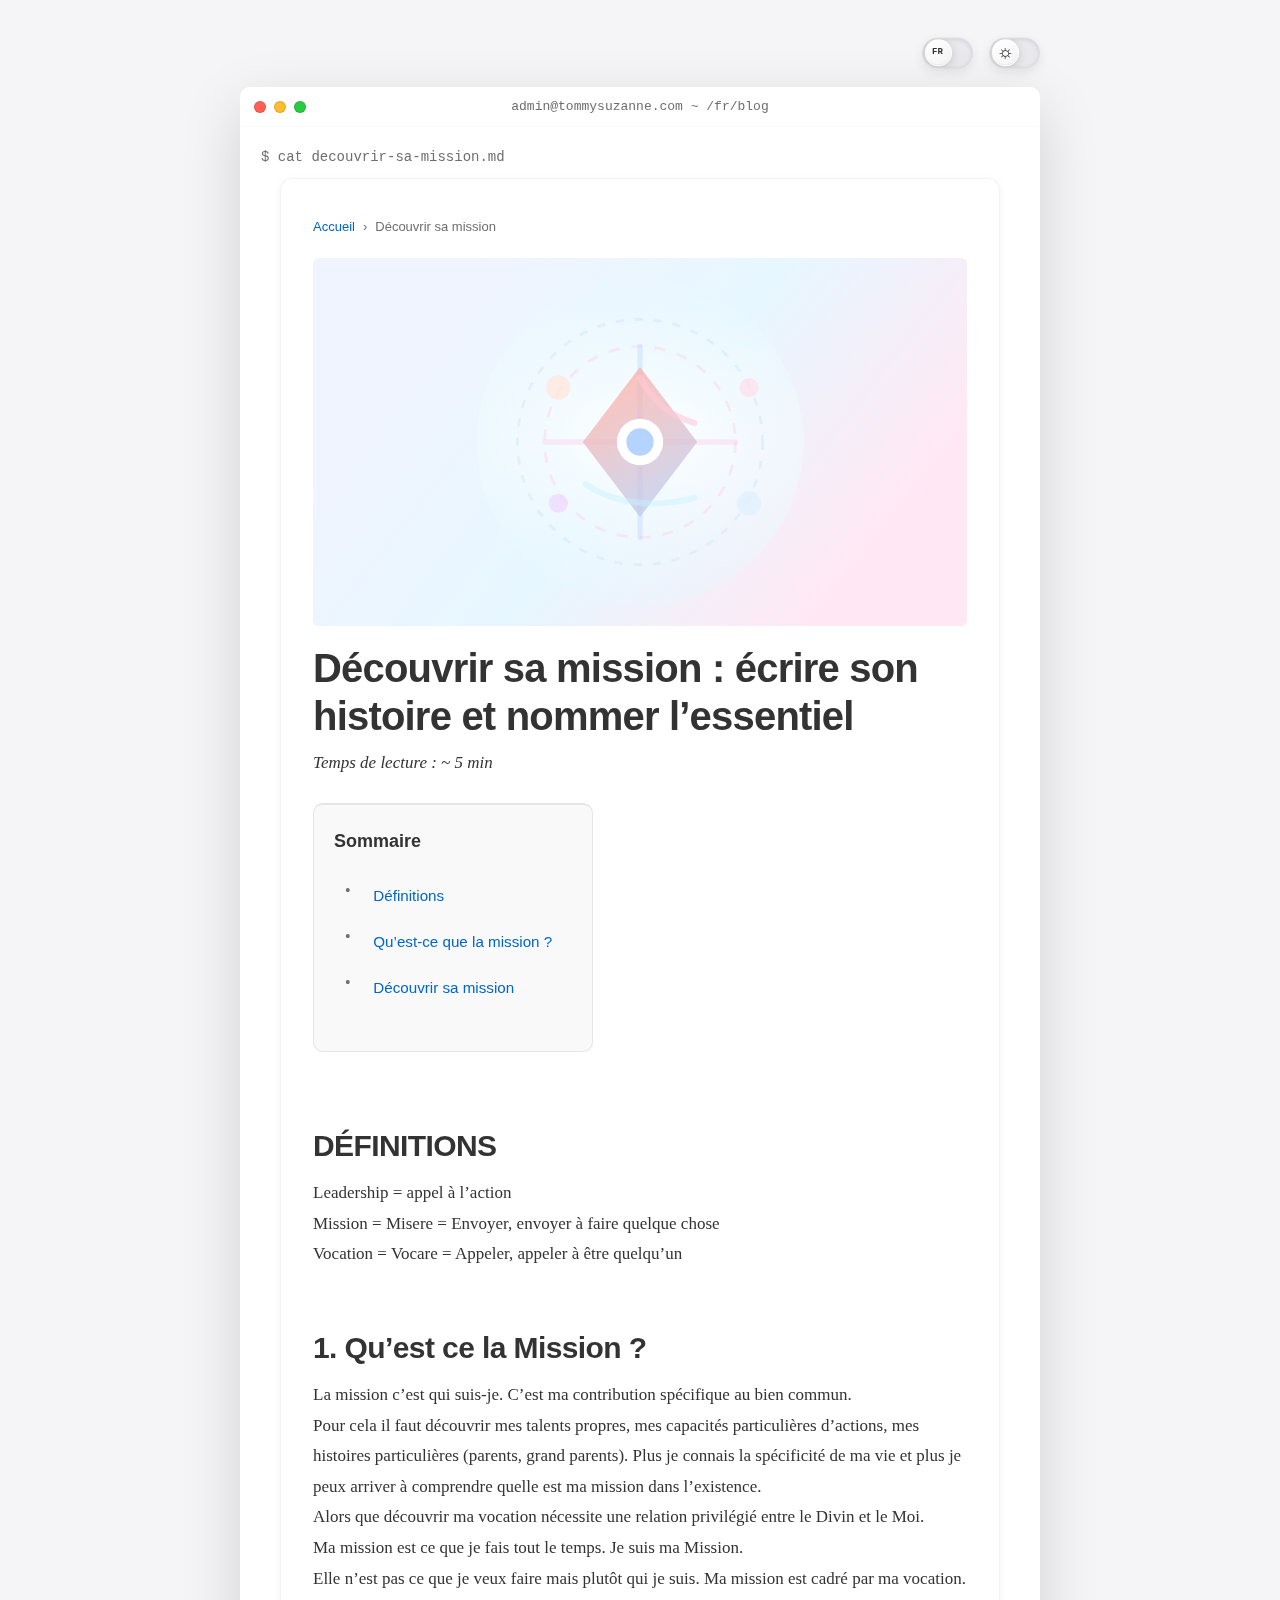
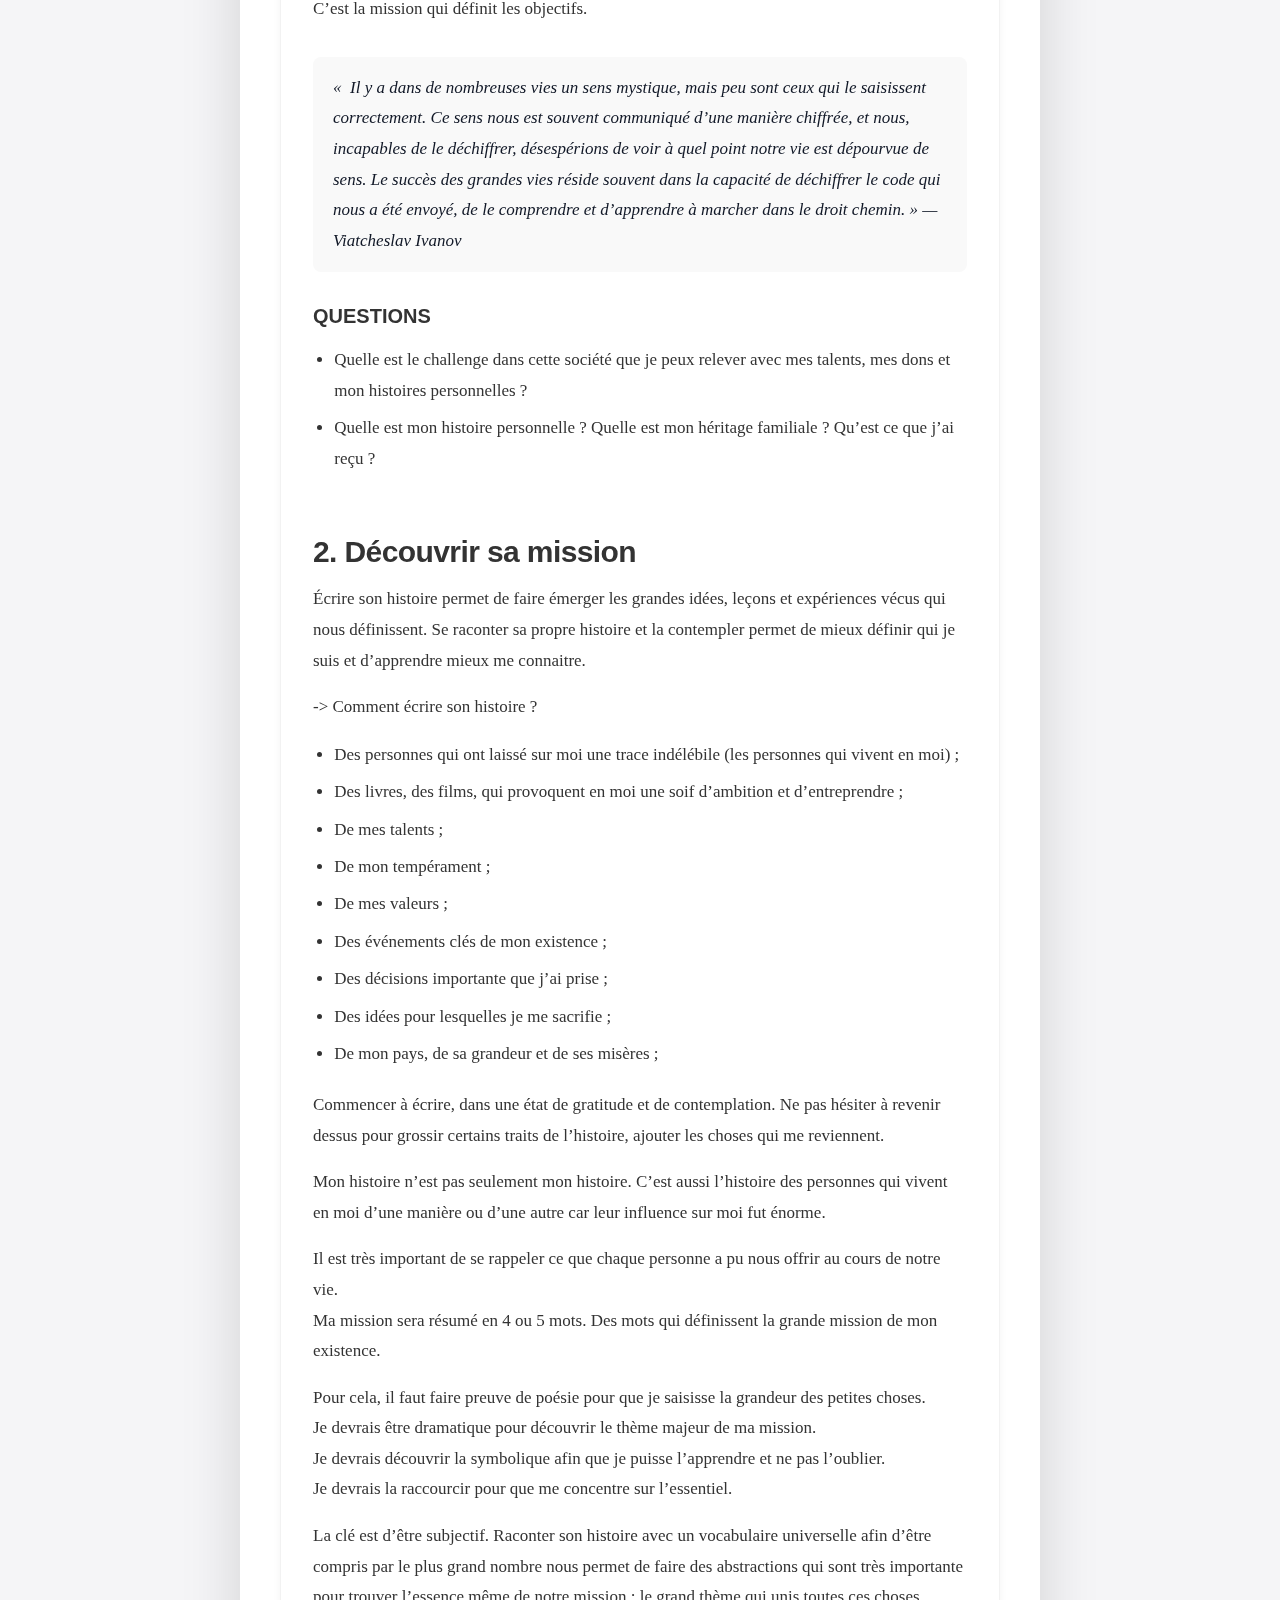
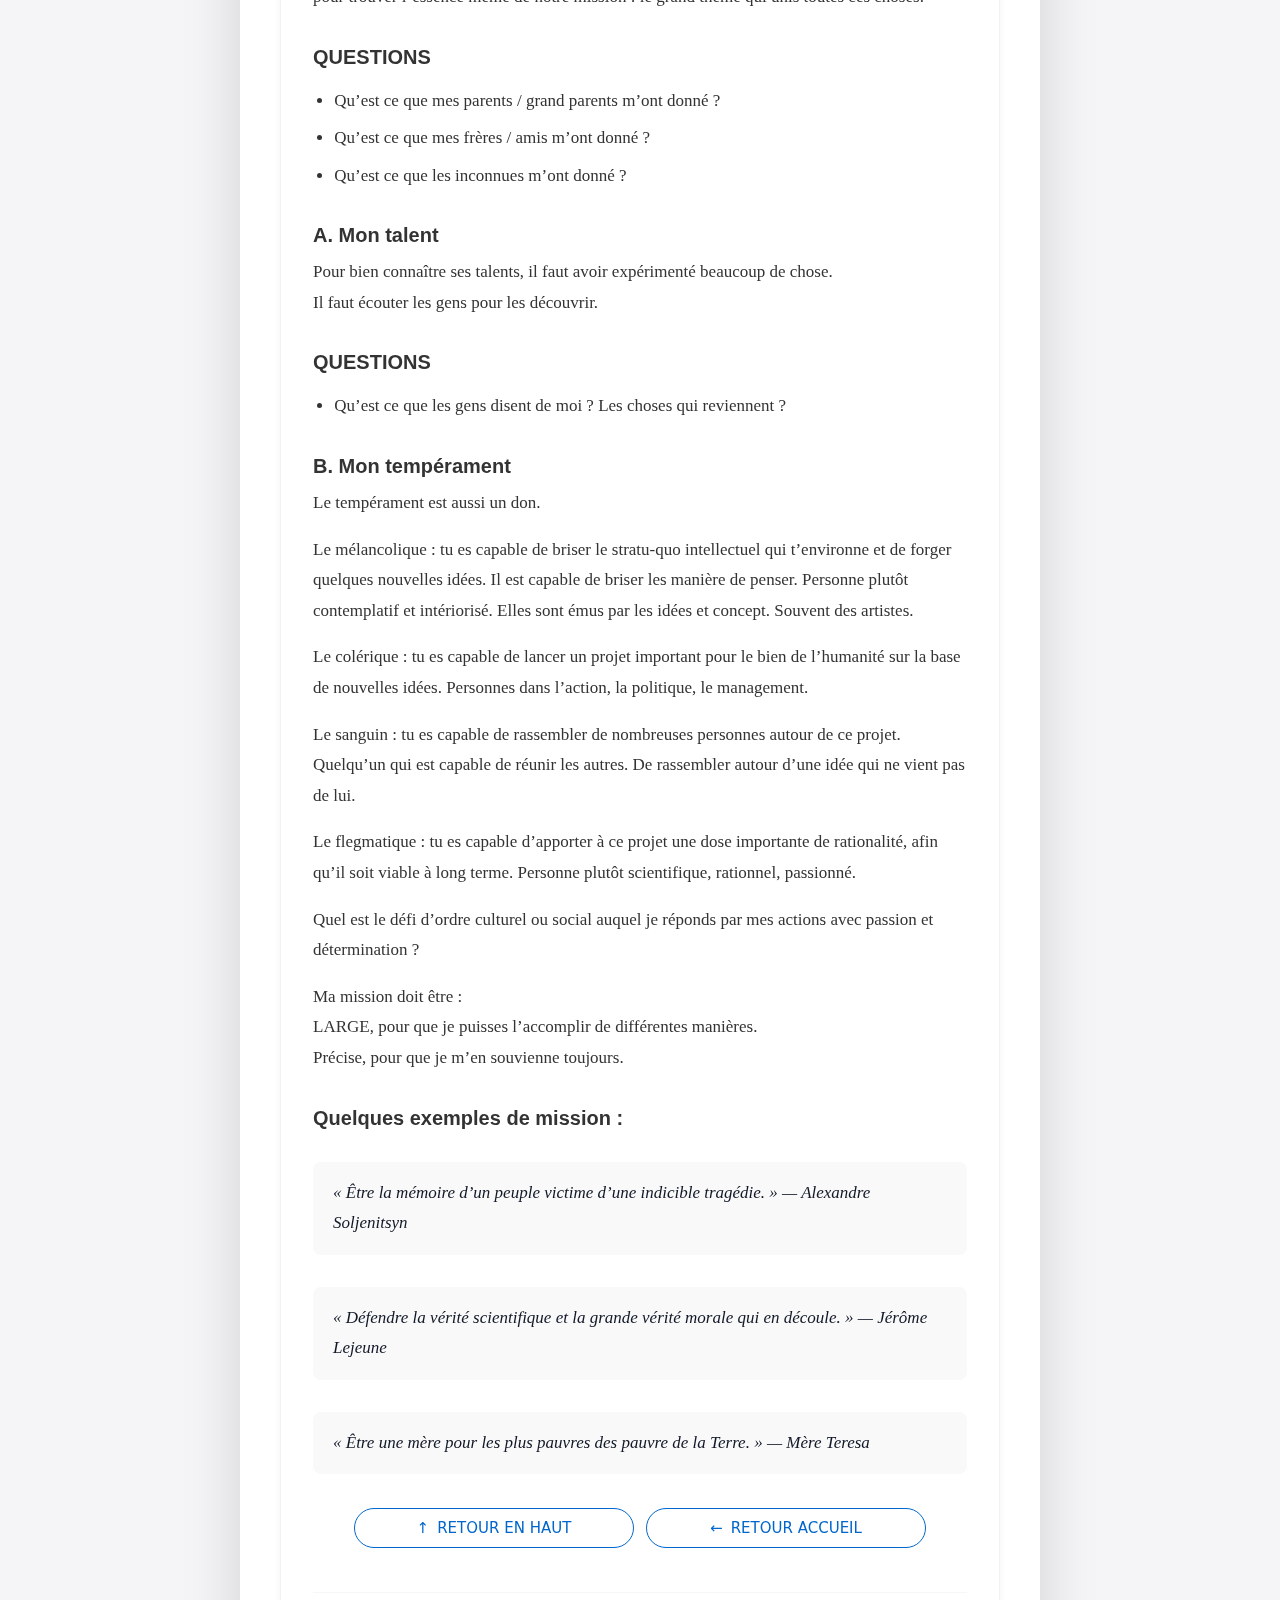
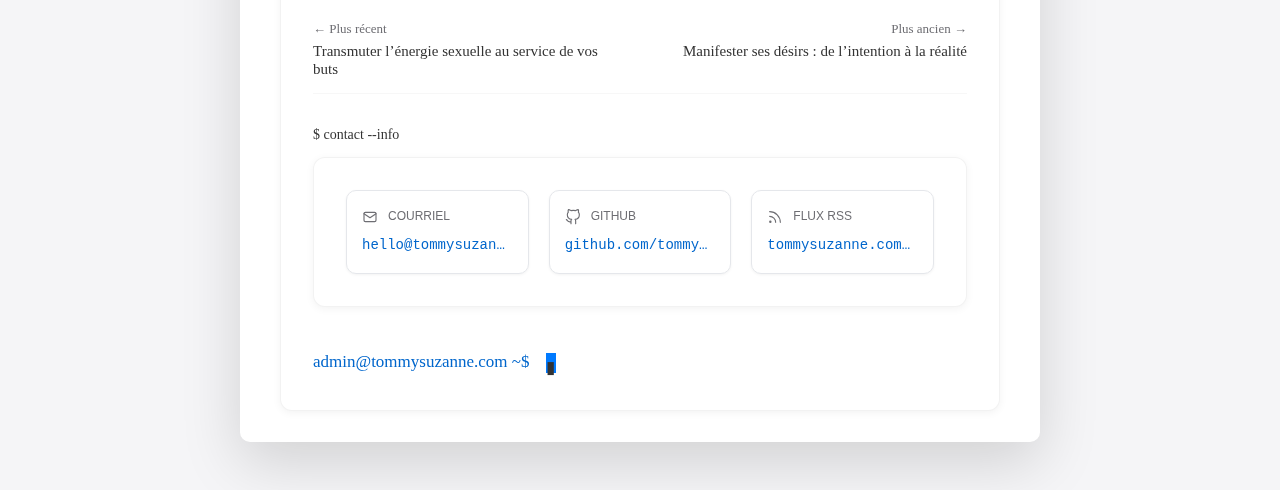
<file: en/blog/discover-your-mission.html>
<!DOCTYPE html>
<html lang="en" data-lang-fr="../../blog/decouvrir-sa-mission.html">
<head>
    <meta charset="UTF-8">
    <meta name="viewport" content="width=device-width, initial-scale=1.0">
    <meta http-equiv="X-UA-Compatible" content="ie=edge">
	    <title>Discover Your Mission: 7 Questions, 3 Exercises, 30‑Day Plan</title>
	    <meta name="description" content="7 questions, 3 exercises, and a 30‑day plan to clarify your mission, write your story, and take action.">
	    <link rel="canonical" href="https://tommysuzanne.com/en/blog/discover-your-mission.html">
	    <link rel="alternate" hreflang="fr" href="https://tommysuzanne.com/blog/decouvrir-sa-mission.html">
	    <link rel="alternate" hreflang="en" href="https://tommysuzanne.com/en/blog/discover-your-mission.html">
	    <link rel="alternate" hreflang="x-default" href="https://tommysuzanne.com/blog/decouvrir-sa-mission.html">
	    <script src="../../theme-bootstrap.js"></script>
    <link rel="preload" href="../../styles-modern.css" as="style">
    <link rel="stylesheet" href="../../styles-modern.css">
    <link rel="stylesheet" href="../../liquid-glass.css">
    <link rel="stylesheet" href="../../institutional.css">
    <link rel="stylesheet" href="../../apple-ux-improvements.css">
    <link rel="icon" type="image/svg+xml" href="../../favicon.svg">
    <link rel="alternate icon" href="../../favicon.ico">
	    <meta name="theme-color" content="#f5f5f7">
	    <link rel="alternate" type="application/rss+xml" title="Tommy Suzanne — RSS" href="/rss.xml">
	    <link rel="alternate" type="application/rss+xml" title="Tommy Suzanne — RSS (EN)" href="/en/rss.xml">
    
    <!-- Open Graph -->
    <meta property="og:type" content="article">
    <meta property="og:locale" content="en_US">
    <meta property="og:title" content="Discover Your Mission: 7 Questions, 3 Exercises, 30‑Day Plan">
    <meta property="og:description" content="7 questions, 3 exercises, and a 30‑day plan to clarify your mission, write your story, and take action.">
	    <meta property="og:url" content="https://tommysuzanne.com/en/blog/discover-your-mission.html">
	    <meta property="og:image" content="https://tommysuzanne.com/assets/blog/mission-hero.svg">
    
    <!-- Twitter Card -->
    <meta name="twitter:card" content="summary_large_image">
	    <meta name="twitter:title" content="Discover Your Mission: 7 Questions, 3 Exercises, 30‑Day Plan">
	    <meta name="twitter:description" content="7 questions, 3 exercises, and a 30‑day plan to clarify your mission, write your story, and take action.">
	    <meta name="twitter:image" content="https://tommysuzanne.com/assets/blog/mission-hero.svg">
	    <script type="application/ld+json">
	      {
	        "@context": "https://schema.org",
	        "@type": "BlogPosting",
	        "headline": "Discover Your Mission: 7 Questions, 3 Exercises, 30‑Day Plan",
	        "description": "7 questions, 3 exercises, and a 30‑day plan to clarify your mission, write your story, and take action.",
	        "inLanguage": "en-US",
	        "mainEntityOfPage": {
	          "@type": "WebPage",
	          "@id": "https://tommysuzanne.com/en/blog/discover-your-mission.html"
	        },
	        "image": [
	          "https://tommysuzanne.com/assets/blog/mission-hero.svg"
	        ],
	        "author": {
	          "@type": "Person",
	          "name": "Tommy Suzanne",
	          "url": "https://tommysuzanne.com/"
	        },
	        "publisher": {
	          "@type": "Person",
	          "name": "Tommy Suzanne",
	          "url": "https://tommysuzanne.com/"
	        },
	        "datePublished": "2017-11-08",
	        "dateModified": "2026-02-27"
	      }
	    </script>
	</head>
<body>
    <div class="controls-container">
        <div class="lang-switch-wrapper">
            <label class="lang-switch" for="lang-checkbox">
                <input type="checkbox" id="lang-checkbox" data-lang-toggle aria-label="Toggle language" />
                <div class="lang-slider"><span class="lang-indicator fr-indicator">fr</span><span class="lang-indicator en-indicator">en</span></div>
            </label>
        </div>
        <div class="theme-switch-wrapper">
            <label class="theme-switch" for="theme-checkbox">
                <input type="checkbox" id="theme-checkbox" data-theme-toggle aria-label="Toggle theme" />
                <div class="slider"><span class="theme-indicator sun-indicator">☼</span><span class="theme-indicator moon-indicator">☾</span></div>
            </label>
        </div>
    </div>
    <div class="terminal">
        <div class="terminal-header">
            <div class="terminal-controls"><span class="control close"></span><span class="control minimize"></span><span class="control maximize"></span></div>
            <div class="terminal-title">admin@tommysuzanne.com ~ /en/blog</div>
        </div>
        <main class="terminal-body">
            <div class="output">
                <p class="command">$ cat discover-your-mission.md</p>
                
<div class="content-block content-block--prose">
                    <nav class="breadcrumb" aria-label="Breadcrumb">
                        <a href="../../index.html">Home</a>
                        <span class="sep">›</span>
                        <span>Discover Your Mission</span>
                    </nav>
                    <img class="blog-hero" loading="lazy" src="../../assets/blog/mission-hero.svg" alt="Pastel compass rose and luminous trajectories"/>
                    <h1>Discover Your Mission: Write Your Story and Name the Essential</h1>
                    <p><em>Reading time: ~ 5 min</em></p>

                    <div class="toc">
                        <p><strong>Contents</strong></p>
                        <ul>
                            <li><a href="#definitions">Definitions</a></li>
                            <li><a href="#mission">What is the mission?</a></li>
                            <li><a href="#discover">Discover your mission</a></li>
                        </ul>
                    </div>

                    <h2 id="definitions">DEFINITIONS</h2>
                    <p>Leadership = a call to action<br>
                    Mission = <em>mittere</em> (to send) = being sent to do something<br>
                    Vocation = <em>vocare</em> (to call) = being called to be someone</p>

                    <h2 id="mission">1. What is the mission?</h2>
                    <p>Your mission answers “who am I?”—your specific contribution to the common good.<br>
                    To see it clearly, recognize your talents, distinctive capacities for action, and the stories you inherit (parents, grandparents). The more specific your life becomes to you, the easier it is to see your mission.<br>
                    Vocation is the privileged relationship between the Divine and the self; it frames the mission.<br>
                    Mission is what I do continuously because it is who I am. It guides my objectives.</p>

                    <blockquote>“There is in many lives a mystical meaning, but few grasp it properly. This meaning is often conveyed to us in a coded way and, unable to decipher it, we despair at how meaningless life seems. The success of great lives often lies in deciphering the code that has been sent to us, understanding it, and learning to walk the straight path.” — Viatcheslav Ivanov</blockquote>

                    <h2 id="discover">2. Discover your mission</h2>
                    <p>Writing your story lets core ideas, lessons, and lived experiences emerge. Telling yourself your story—and contemplating it—reveals who you are.</p>
                    <p>How to write your story?</p>
                    <ul>
                        <li>People who left an indelible mark on me;</li>
                        <li>Books and films that spark a thirst to build;</li>
                        <li>My talents;</li>
                        <li>My temperament;</li>
                        <li>My values;</li>
                        <li>Key events in my life;</li>
                        <li>Decisive choices I made;</li>
                        <li>Ideas I’m willing to sacrifice for;</li>
                        <li>My country—its greatness and its hardships.</li>
                    </ul>
                    <p>Begin to write in gratitude and contemplation. Return to the text and amplify as memories surface.</p>
                    <p>My story is not only mine. It also belongs to those who, in one way or another, live in me because their influence was immense.</p>
                    <p>Remember what each person offered you along the way.<br>
                    Condense your mission into 4–5 words—poetic, symbolic, short enough to remember, large enough to live.</p>
                    <p>Be subjective yet speak a universal language. Abstractions help reveal the thread that unifies everything: the essence of your mission.</p>

                    <h3>QUESTIONS</h3>
                    <ul>
                        <li>What did my parents/grandparents give me?</li>
                        <li>What did my siblings/friends give me?</li>
                        <li>What did strangers give me?</li>
                    </ul>

                    <h3>A. My talent</h3>
                    <p>To know one’s talents, experiment widely—and listen to people who reflect them back to you.</p>
                    <h3>QUESTIONS</h3>
                    <ul>
                        <li>What do people consistently say about me?</li>
                    </ul>

                    <h3>B. My temperament</h3>
                    <p>Temperament is also a gift.</p>
                    <p><strong>Melancholic:</strong> break intellectual status quo and forge new ideas; contemplative, moved by concepts; often in the arts.</p>
                    <p><strong>Choleric:</strong> launch ambitious projects for the common good; action‑oriented (politics, management).</p>
                    <p><strong>Sanguine:</strong> gather people around a project—even one that isn’t your own.</p>
                    <p><strong>Phlegmatic:</strong> bring rationality so a project is viable over time; scientific, methodical, passionate.</p>

                    <p>Which cultural or social challenge do I answer with passion and determination?</p>

                    <p>Your mission should be:<br>
                    LARGE—so you can live it in many ways;<br>
                    PRECISE—so you remember it always.</p>

                    <h3>Some mission examples:</h3>
                    <blockquote>“To be the memory of a people who suffered an unspeakable tragedy.” — Alexandre Solzhenitsyn</blockquote>
                    <blockquote>“To defend scientific truth and the great moral truth that flows from it.” — Jérôme Lejeune</blockquote>
                    <blockquote>“To be a mother to the poorest of the poor on Earth.” — Mother Teresa</blockquote>
	                    <div class="blog-actions center">
	                        <button type="button" class="apple-pill-button to-top-button" data-scroll-top aria-label="Back to top"><span class="button-text">BACK TO TOP</span></button>
	                        <button class="apple-pill-button back-button" data-nav-home="../../index.html" aria-label="Back to home"><span class="button-text">BACK TO HOME</span></button>
	                    </div>
	                    <hr class="post-divider" aria-hidden="true" />
	                    <nav class="post-nav" data-blog-pager aria-label="Post navigation"></nav>
	                    <hr class="post-divider" aria-hidden="true" />

	                    <!-- Contact block -->
	                    <div class="output">
	                        <p class="command">$ contact --info</p>
	                        <div class="content-block">
		                        <div class="contact-grid">
			                        <a href="mailto:hello@tommysuzanne.com" class="contact-item">
			                            <div class="contact-heading">
			                                <svg viewBox="0 0 24 24" class="contact-icon" fill="none" stroke="currentColor" focusable="false" aria-hidden="true">
			                                    <rect x="3" y="5" width="18" height="14" rx="2"></rect>
			                                    <polyline points="3 7 12 13 21 7"></polyline>
			                                </svg>
			                                <span>Email</span>
			                            </div>
			                            <code>hello@tommysuzanne.com</code>
			                        </a>
			                        <a href="https://github.com/tommysuzanne" class="contact-item">
			                            <div class="contact-heading">
			                                <svg viewBox="0 0 24 24" class="contact-icon" fill="none" stroke="currentColor" focusable="false" aria-hidden="true">
			                                    <path d="M9 19c-5 1.5-5-2.5-7-3m14 6v-3.87a3.37 3.37 0 0 0-.94-2.61c3.14-.35 6.44-1.54 6.44-7A5.44 5.44 0 0 0 20 4.77 5.07 5.07 0 0 0 19.91 1S18.73.65 16 2.48a13.38 13.38 0 0 0-7 0C6.27.65 5.09 1 5.09 1A5.07 5.07 0 0 0 5 4.77a5.44 5.44 0 0 0-1.5 3.78c0 5.42 3.3 6.61 6.44 7A3.37 3.37 0 0 0 9 18.13V22"></path>
			                                </svg>
			                                <span>GitHub</span>
			                            </div>
			                            <code>github.com/tommysuzanne</code>
			                        </a>
			                        <a href="/en/rss.xml" class="contact-item">
			                            <div class="contact-heading">
			                                <svg viewBox="0 0 24 24" class="contact-icon" fill="none" stroke="currentColor" focusable="false" aria-hidden="true">
			                                    <path d="M4 4a16 16 0 0 1 16 16"></path>
			                                    <path d="M4 11a9 9 0 0 1 9 9"></path>
			                                    <circle cx="5" cy="19" r="1"></circle>
			                                </svg>
			                                <span>RSS</span>
			                            </div>
			                            <code>tommysuzanne.com/en/rss.xml</code>
			                        </a>
		                        </div>
	                        </div>
	                    </div>

                    <div class="terminal-input">
                        <span class="prompt">admin@tommysuzanne.com ~$</span>
                        <span class="cursor blink">▮</span>
                    </div>
                </div>
            </div>
        </main>
    </div>
    <script src="../../script.js"></script>
</body>
</html>
</file>
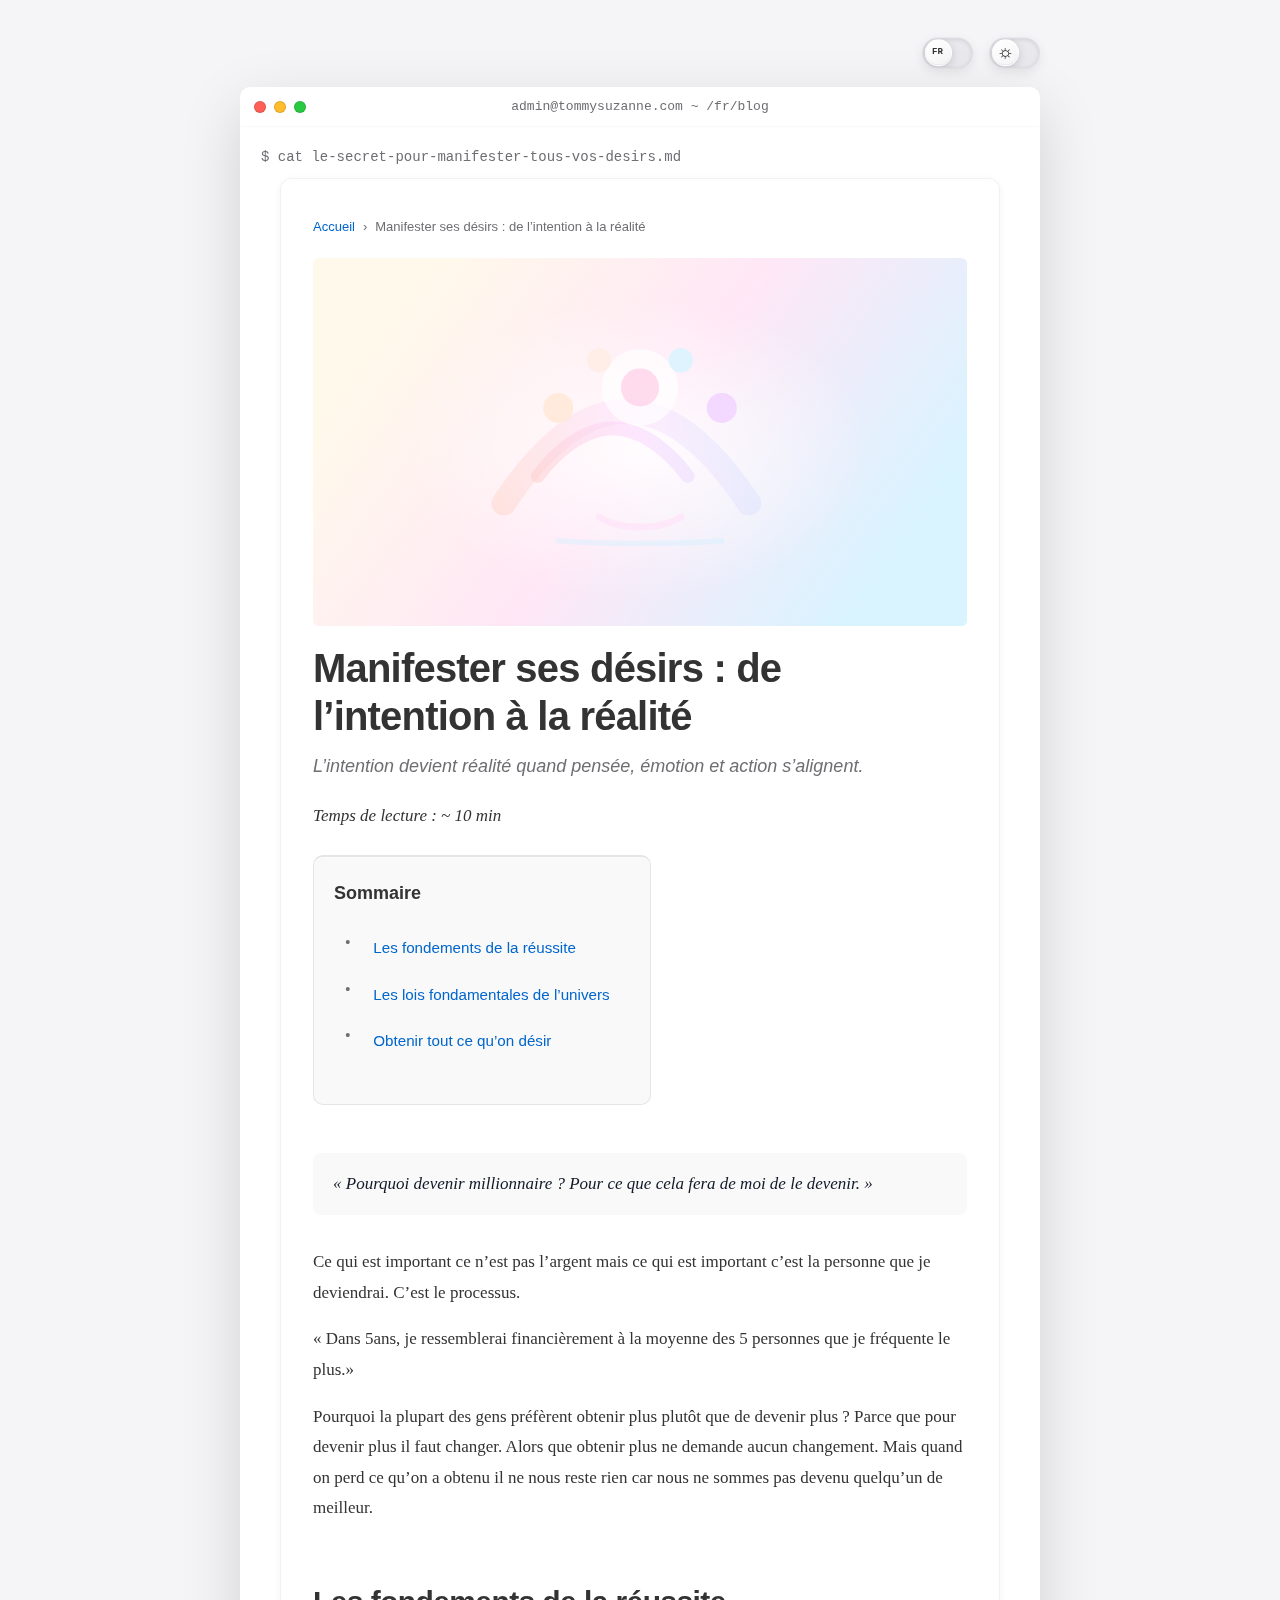
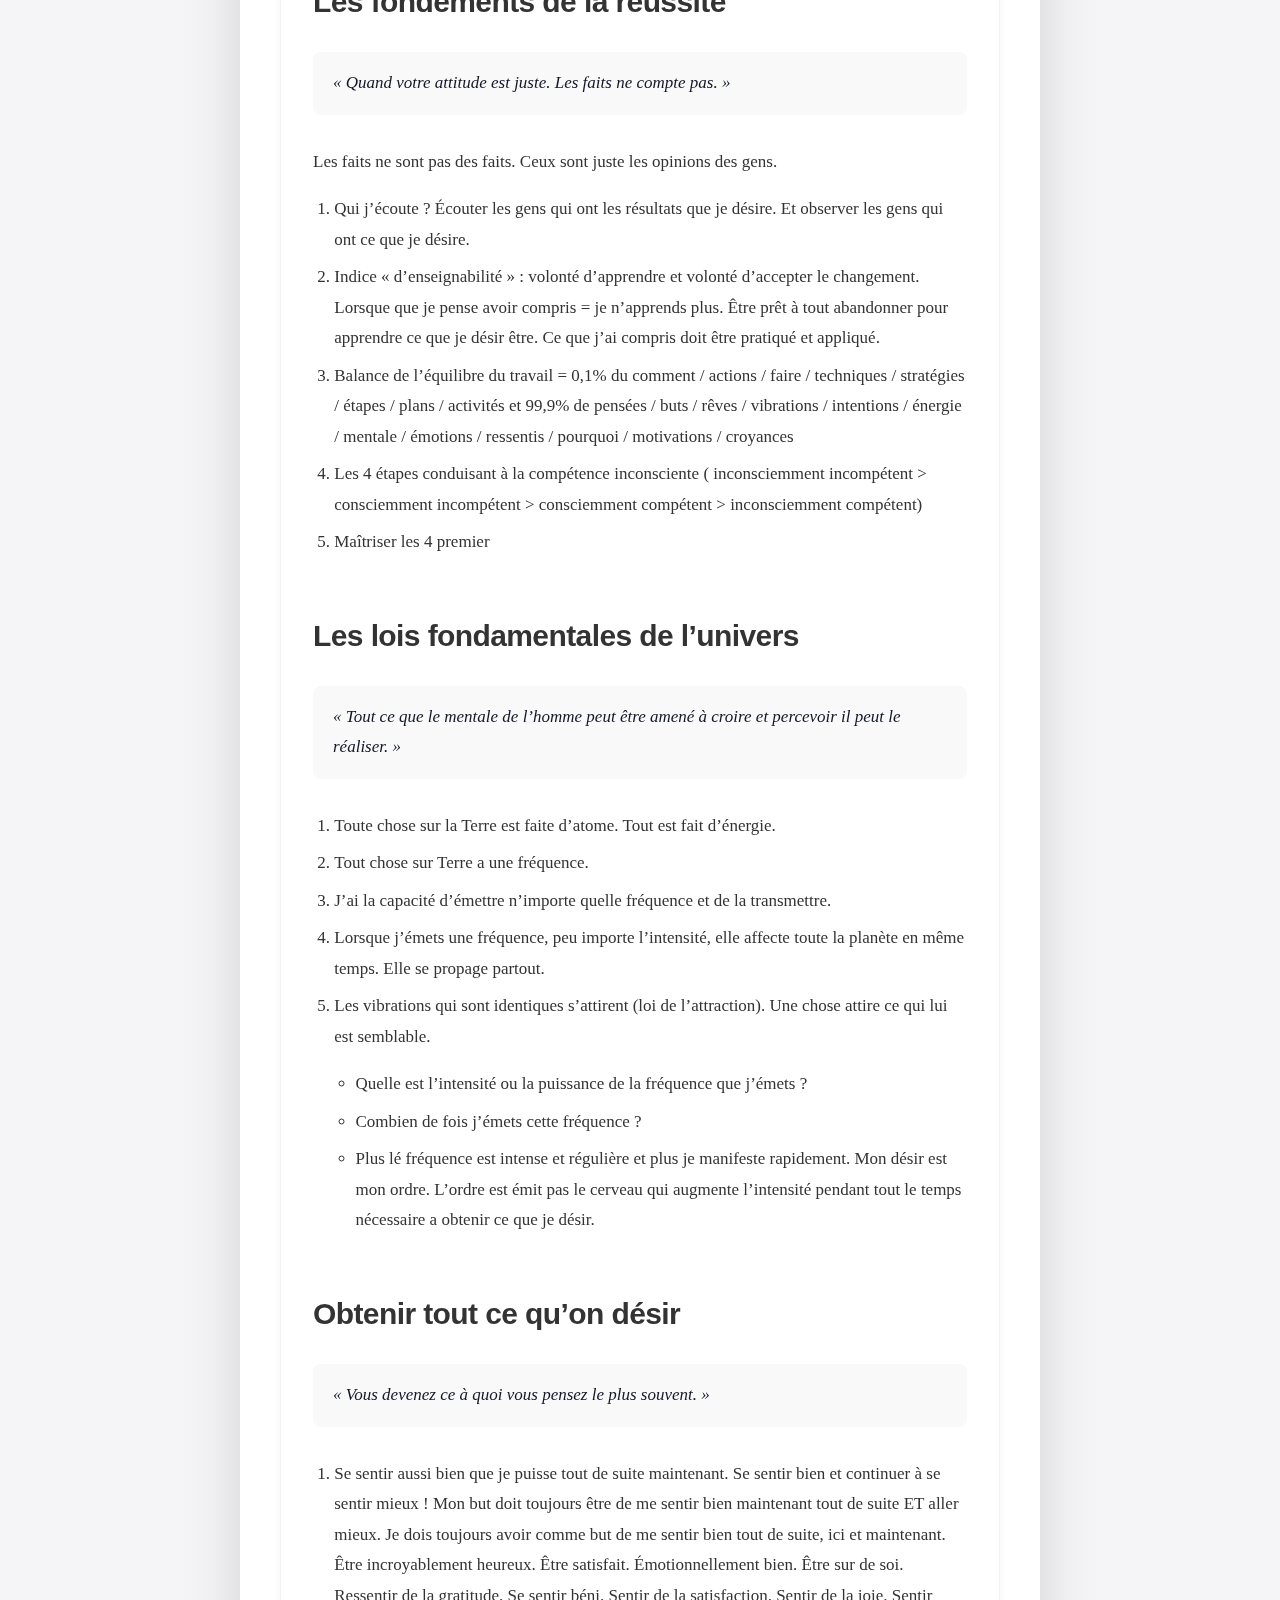
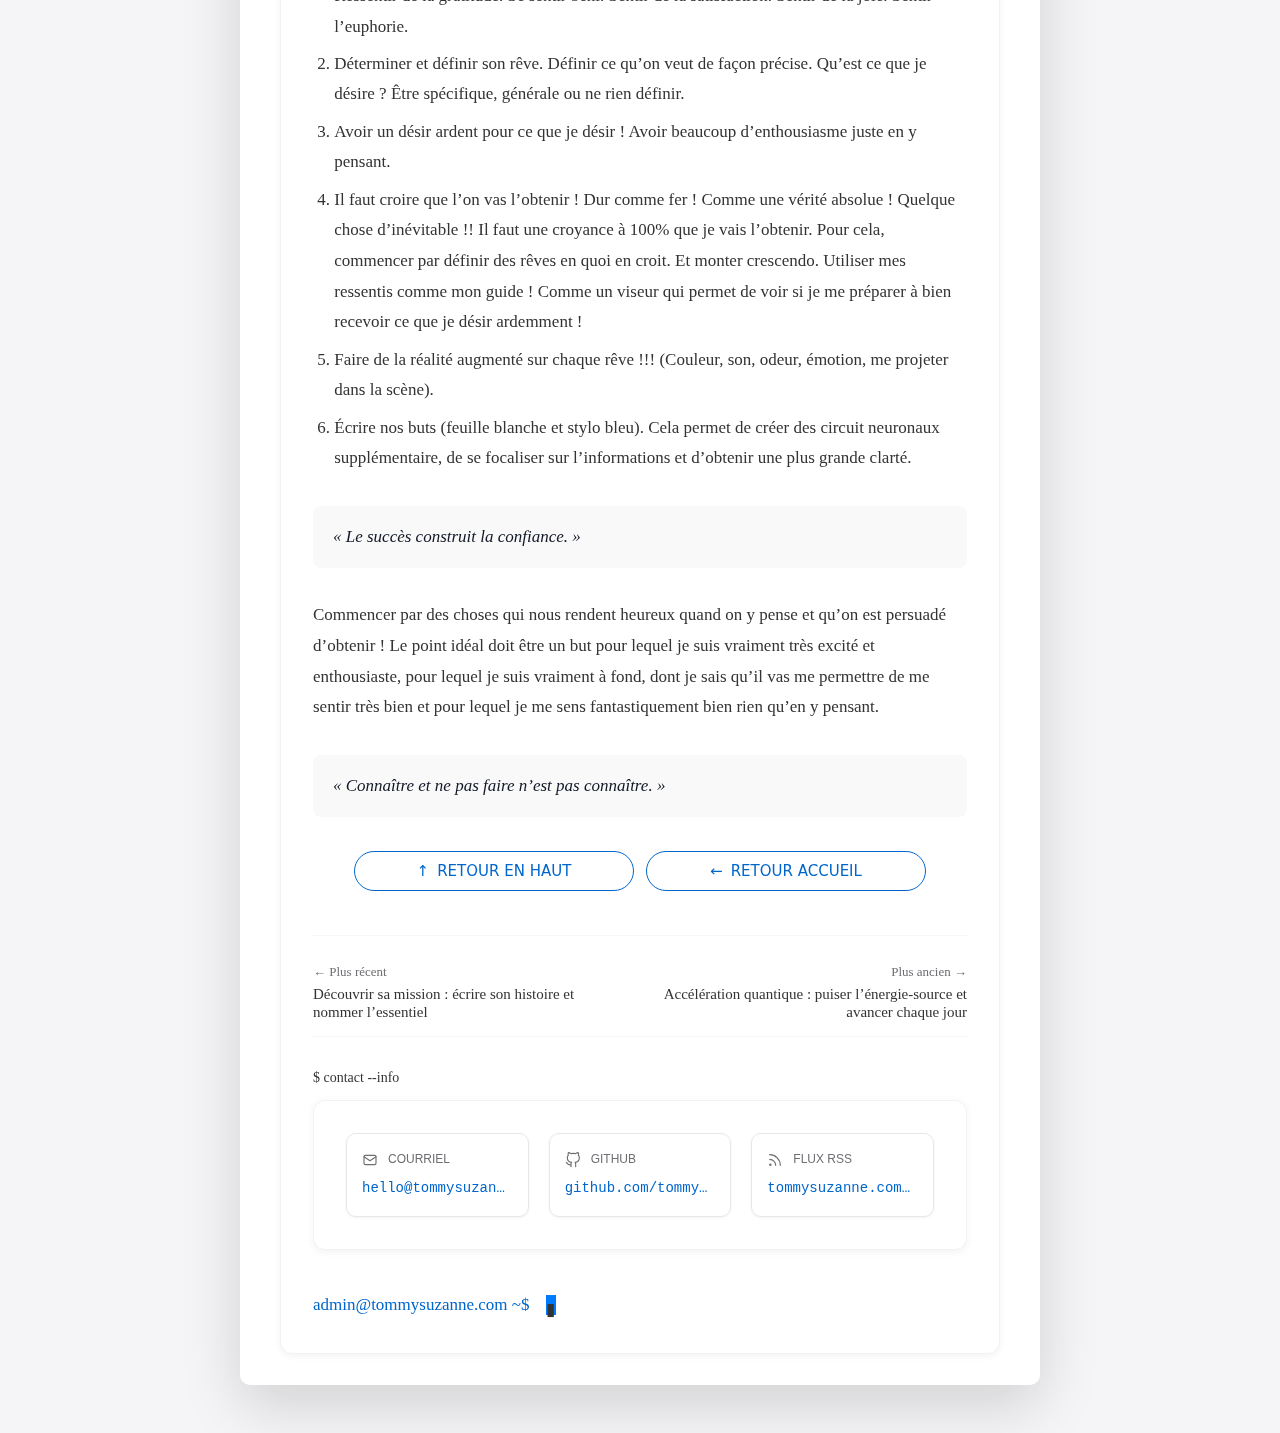
<file: en/blog/le-secret-pour-manifester-tous-vos-desirs.html>
<!DOCTYPE html>
<html lang="en" data-lang-fr="../../blog/le-secret-pour-manifester-tous-vos-desirs.html">
<head>
<meta charset="UTF-8">
<meta name="viewport" content="width=device-width, initial-scale=1.0">
<meta http-equiv="X-UA-Compatible" content="ie=edge">
<title>Manifest Your Desires: From Intention to Reality</title>
<meta name="description" content="Clarify, feel, receive: practical steps to align thought, emotion, and action for coherent manifestation.">
<link rel="canonical" href="/en/blog/le-secret-pour-manifester-tous-vos-desirs">
<script src="../../theme-bootstrap.js"></script>
<link rel="preload" href="../../styles-modern.css" as="style">
<link rel="stylesheet" href="../../styles-modern.css">
<link rel="stylesheet" href="../../liquid-glass.css">
<link rel="stylesheet" href="../../institutional.css">
<link rel="stylesheet" href="../../apple-ux-improvements.css">
<link rel="icon" type="image/svg+xml" href="../../favicon.svg">
<link rel="alternate icon" href="../../favicon.ico">
  <meta name="theme-color" content="#f5f5f7">
  <link rel="alternate" type="application/rss+xml" title="Tommy Suzanne — RSS" href="/rss.xml">
  <link rel="alternate" type="application/rss+xml" title="Tommy Suzanne — RSS (EN)" href="/en/rss.xml">
  
  <!-- Open Graph -->
  <meta property="og:type" content="article">
  <meta property="og:locale" content="en_US">
  <meta property="og:title" content="Manifest Your Desires: From Intention to Reality">
  <meta property="og:description" content="Clarify, feel, receive: practical steps to align thought, emotion, and action for coherent manifestation.">
  <meta property="og:url" content="https://tommysuzanne.com/en/blog/le-secret-pour-manifester-tous-vos-desirs">
  <meta property="og:image" content="https://tommysuzanne.com/assets/blog/secret-hero.svg">
  
  <!-- Twitter Card -->
  <meta name="twitter:card" content="summary_large_image">
  <meta name="twitter:title" content="Manifest Your Desires: From Intention to Reality">
  <meta name="twitter:description" content="Clarify, feel, receive: practical steps to align thought, emotion, and action for coherent manifestation.">
  <meta name="twitter:image" content="https://tommysuzanne.com/assets/blog/secret-hero.svg">
</head>
<body>
<div class="controls-container">
  <div class="lang-switch-wrapper">
    <label class="lang-switch" for="lang-checkbox">
      <input type="checkbox" id="lang-checkbox" data-lang-toggle aria-label="Toggle language" />
      <div class="lang-slider"><span class="lang-indicator fr-indicator">fr</span><span class="lang-indicator en-indicator">en</span></div>
    </label>
  </div>
  <div class="theme-switch-wrapper">
    <label class="theme-switch" for="theme-checkbox">
      <input type="checkbox" id="theme-checkbox" data-theme-toggle aria-label="Toggle theme" />
      <div class="slider"><span class="theme-indicator sun-indicator">☼</span><span class="theme-indicator moon-indicator">☾</span></div>
    </label>
  </div>
</div>
<div class="terminal">
  <div class="terminal-header">
    <div class="terminal-controls"><span class="control close"></span><span class="control minimize"></span><span class="control maximize"></span></div>
    <div class="terminal-title">admin@tommysuzanne.com ~ /en/blog</div>
  </div>
  <main class="terminal-body">
    <div class="output">
      <p class="command">$ cat le-secret-pour-manifester-tous-vos-desirs.md</p>
      <div class="content-block content-block--prose">
        <nav class="breadcrumb" aria-label="Breadcrumb">
          <a href="../../index.html">Home</a>
          <span class="sep">›</span>
          <span>Manifest Your Desires: From Intention to Reality</span>
        </nav>
  <img class="blog-hero" loading="lazy" src="../../assets/blog/secret-hero.svg" alt="Pastel glow and gentle arcs illustrating intention"/>
        <h1>Manifest Your Desires: From Intention to Reality</h1>
        <p class="motto">Intention becomes reality when thought, emotion, and action align.</p>
        <p><em>Reading time: ~ 10 min</em></p>

        <div class="toc">
          <p><strong>Contents</strong></p>
          <ul>
            <li><a href="#foundations">Foundations of success</a></li>
            <li><a href="#laws">Fundamental laws</a></li>
            <li><a href="#getting">Getting what you want</a></li>
          </ul>
        </div>

        <blockquote>“Why become a millionaire? For what it will make of me to become one.”</blockquote>
        <p>What matters is not the money but the person I will become. It’s the process.</p>
        <p>“In five years, I will financially resemble the average of the five people I spend the most time with.”</p>
        <p>Why do most people prefer to get more rather than become more? Because becoming more requires change; getting more does not. When we lose what we got, nothing remains—unless we’ve become someone new.</p>

        <h2 id="foundations">Foundations of success</h2>
        <p>“When your attitude is right, the facts don’t matter.” Facts are often opinions. What matters: who I listen to, what I learn, what I apply.</p>
        <ol>
          <li>Who I listen to: observe and learn from those with the results I want.</li>
          <li>Teachability index: willingness to learn and to change; practice what I understand.</li>
          <li>Work balance: ~0.1% “how‑to”, 99.9% thoughts, aims, intention, and emotional energy.</li>
          <li>The four stages toward unconscious competence (incompetent → competent).</li>
          <li>Master these four stages.</li>
        </ol>

        <h2 id="laws">Fundamental laws of the universe</h2>
        <p>“Whatever the mind can conceive and believe, it can achieve.”</p>
        <ol>
          <li>Everything is energy.</li>
          <li>Everything has a frequency.</li>
          <li>I emit a frequency and can transmit it.</li>
          <li>Every emission has a global impact.</li>
          <li>Like attracts like (law of attraction):
            <ul>
              <li>Intensity of the signal.</li>
              <li>How often I emit it.</li>
              <li>Regularity: stronger and steadier → faster manifestation.</li>
            </ul>
          </li>
        </ol>

        <h2 id="getting">Getting what you want</h2>
        <blockquote>“You become what you think about most.”</blockquote>
        <ol>
          <li>Feel good now, and a little better each day.</li>
          <li>Define your dream precisely.</li>
          <li>Cultivate a burning desire.</li>
          <li>Believe “as a fact” (progressively if needed).</li>
          <li>Augment each dream with vivid detail (colors, sounds, emotions).</li>
          <li>Write goals by hand to clarify and anchor them.</li>
        </ol>
        <blockquote>“Success builds confidence.”</blockquote>
        <p>Start with goals that excite you and feel achievable now. Aim for the sweet spot: thrilling, meaningful, believable.</p>
        <blockquote>“To know and not to do is not to know.”</blockquote>

	        <div class="blog-actions center">
	          <button type="button" class="apple-pill-button to-top-button" data-scroll-top aria-label="Back to top"><span class="button-text">BACK TO TOP</span></button>
	          <button class="apple-pill-button back-button" data-nav-home="../../index.html" aria-label="Back to home"><span class="button-text">BACK TO HOME</span></button>
	        </div>
	        <hr class="post-divider" aria-hidden="true" />
	        <nav class="post-nav" data-blog-pager aria-label="Post navigation"></nav>
	        <hr class="post-divider" aria-hidden="true" />

	        <div class="output">
	          <p class="command">$ contact --info</p>
	          <div class="content-block">
		            <div class="contact-grid">
			              <a href="mailto:hello@tommysuzanne.com" class="contact-item">
			                <div class="contact-heading">
			                  <svg viewBox="0 0 24 24" class="contact-icon" fill="none" stroke="currentColor" focusable="false" aria-hidden="true">
			                    <rect x="3" y="5" width="18" height="14" rx="2"></rect>
			                    <polyline points="3 7 12 13 21 7"></polyline>
			                  </svg>
			                  <span>Email</span>
			                </div>
			                <code>hello@tommysuzanne.com</code>
			              </a>
			              <a href="https://github.com/tommysuzanne" class="contact-item">
			                <div class="contact-heading">
			                  <svg viewBox="0 0 24 24" class="contact-icon" fill="none" stroke="currentColor" focusable="false" aria-hidden="true">
			                    <path d="M9 19c-5 1.5-5-2.5-7-3m14 6v-3.87a3.37 3.37 0 0 0-.94-2.61c3.14-.35 6.44-1.54 6.44-7A5.44 5.44 0 0 0 20 4.77 5.07 5.07 0 0 0 19.91 1S18.73.65 16 2.48a13.38 13.38 0 0 0-7 0C6.27.65 5.09 1 5.09 1A5.07 5.07 0 0 0 5 4.77a5.44 5.44 0 0 0-1.5 3.78c0 5.42 3.3 6.61 6.44 7A3.37 3.37 0 0 0 9 18.13V22"></path>
			                  </svg>
			                  <span>GitHub</span>
			                </div>
			                <code>github.com/tommysuzanne</code>
			              </a>
			              <a href="/en/rss.xml" class="contact-item">
			                <div class="contact-heading">
			                  <svg viewBox="0 0 24 24" class="contact-icon" fill="none" stroke="currentColor" focusable="false" aria-hidden="true">
			                    <path d="M4 4a16 16 0 0 1 16 16"></path>
			                    <path d="M4 11a9 9 0 0 1 9 9"></path>
			                    <circle cx="5" cy="19" r="1"></circle>
			                  </svg>
			                  <span>RSS</span>
			                </div>
			                <code>tommysuzanne.com/en/rss.xml</code>
			              </a>
			            </div>
		          </div>
		        </div>
        <div class="terminal-input"><span class="prompt">admin@tommysuzanne.com ~$</span><span class="cursor blink">▮</span></div>
      </div>
    </div>
  </main>
</div>
<script src="../../script.js"></script>
</body>
</html>
</file>
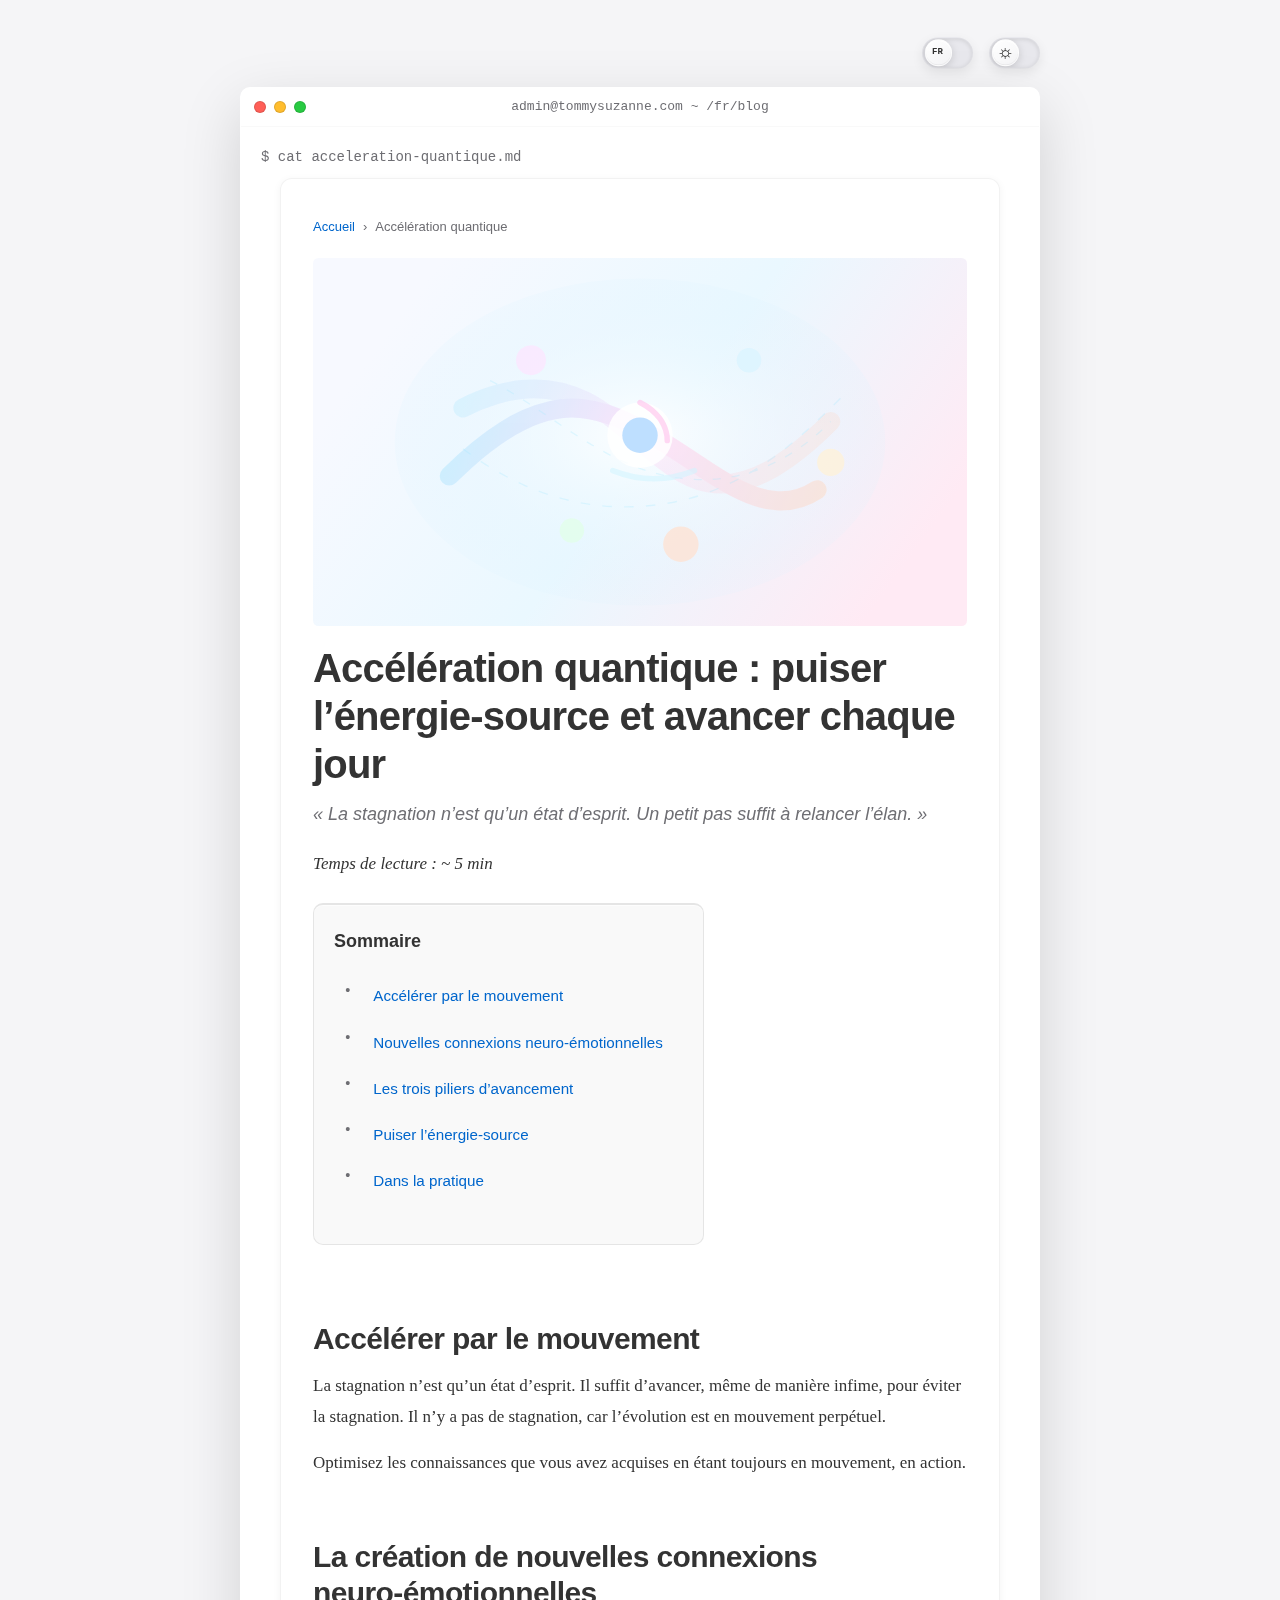
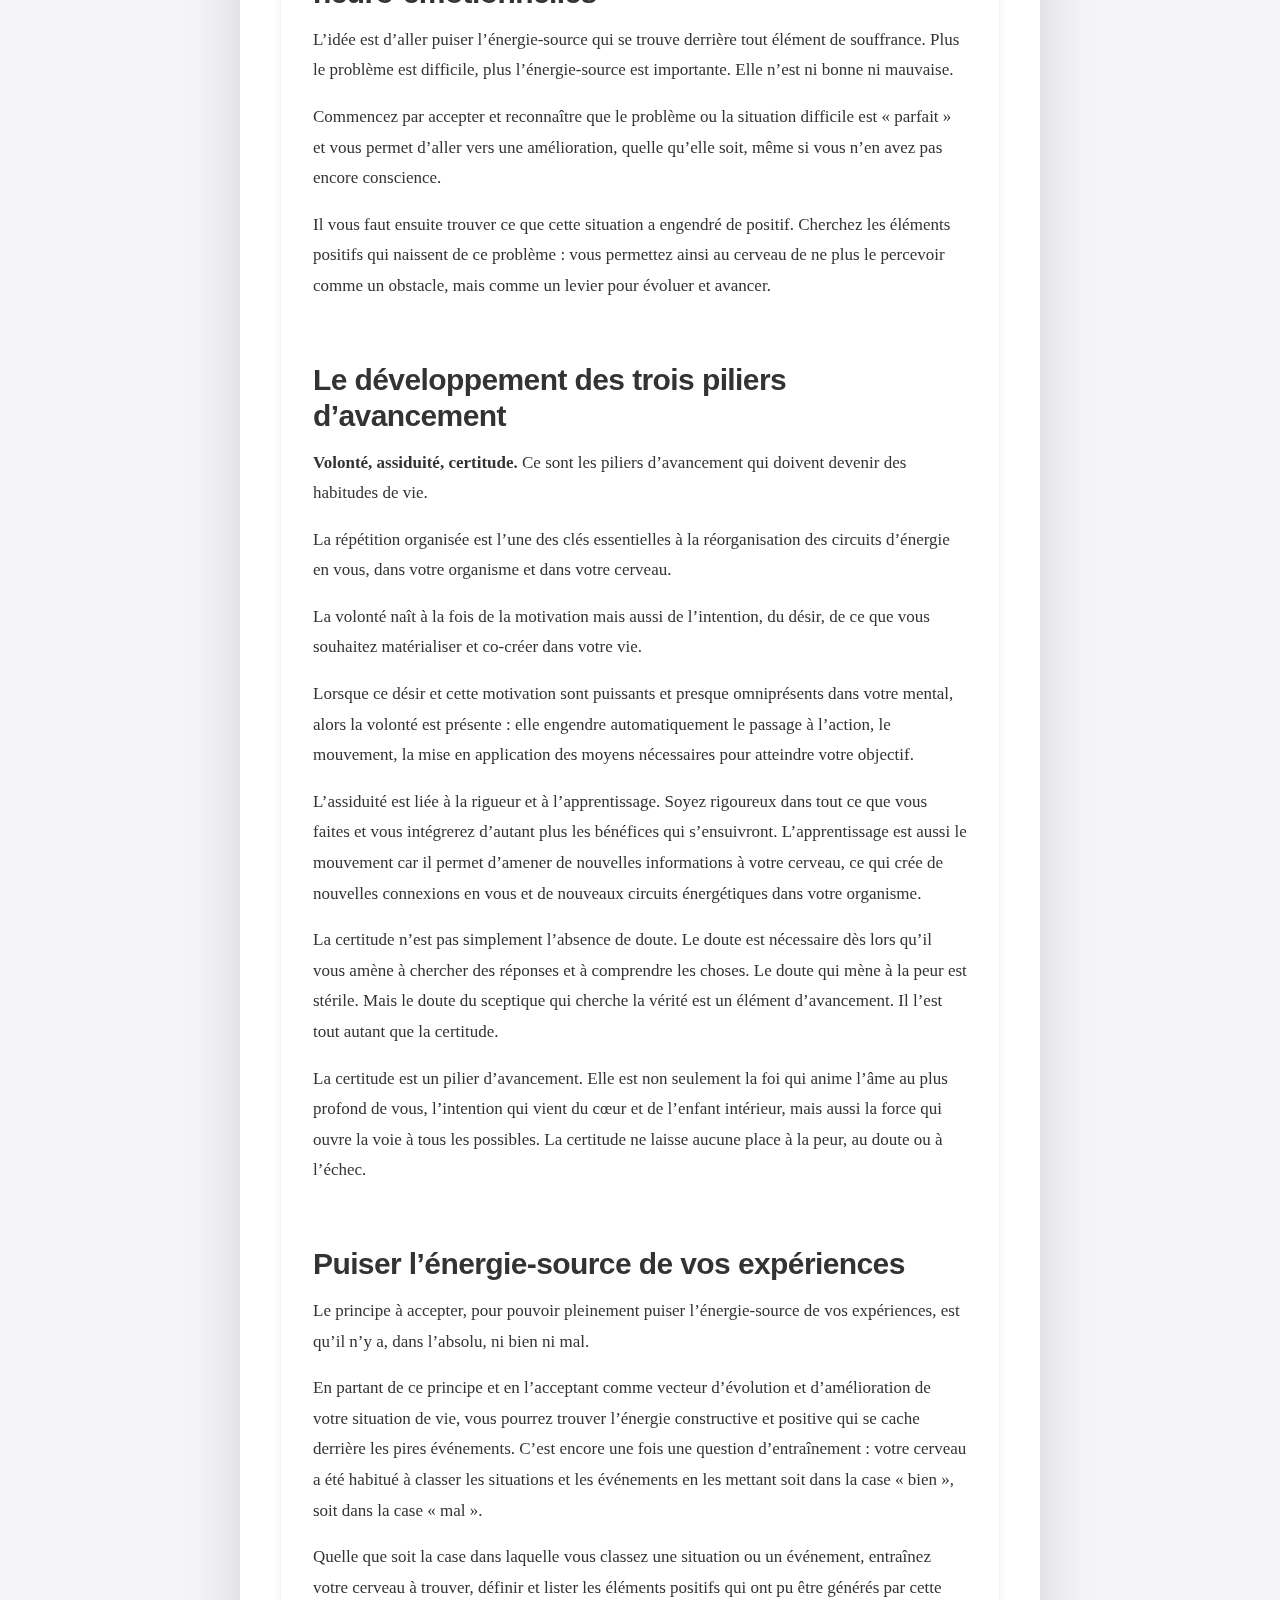
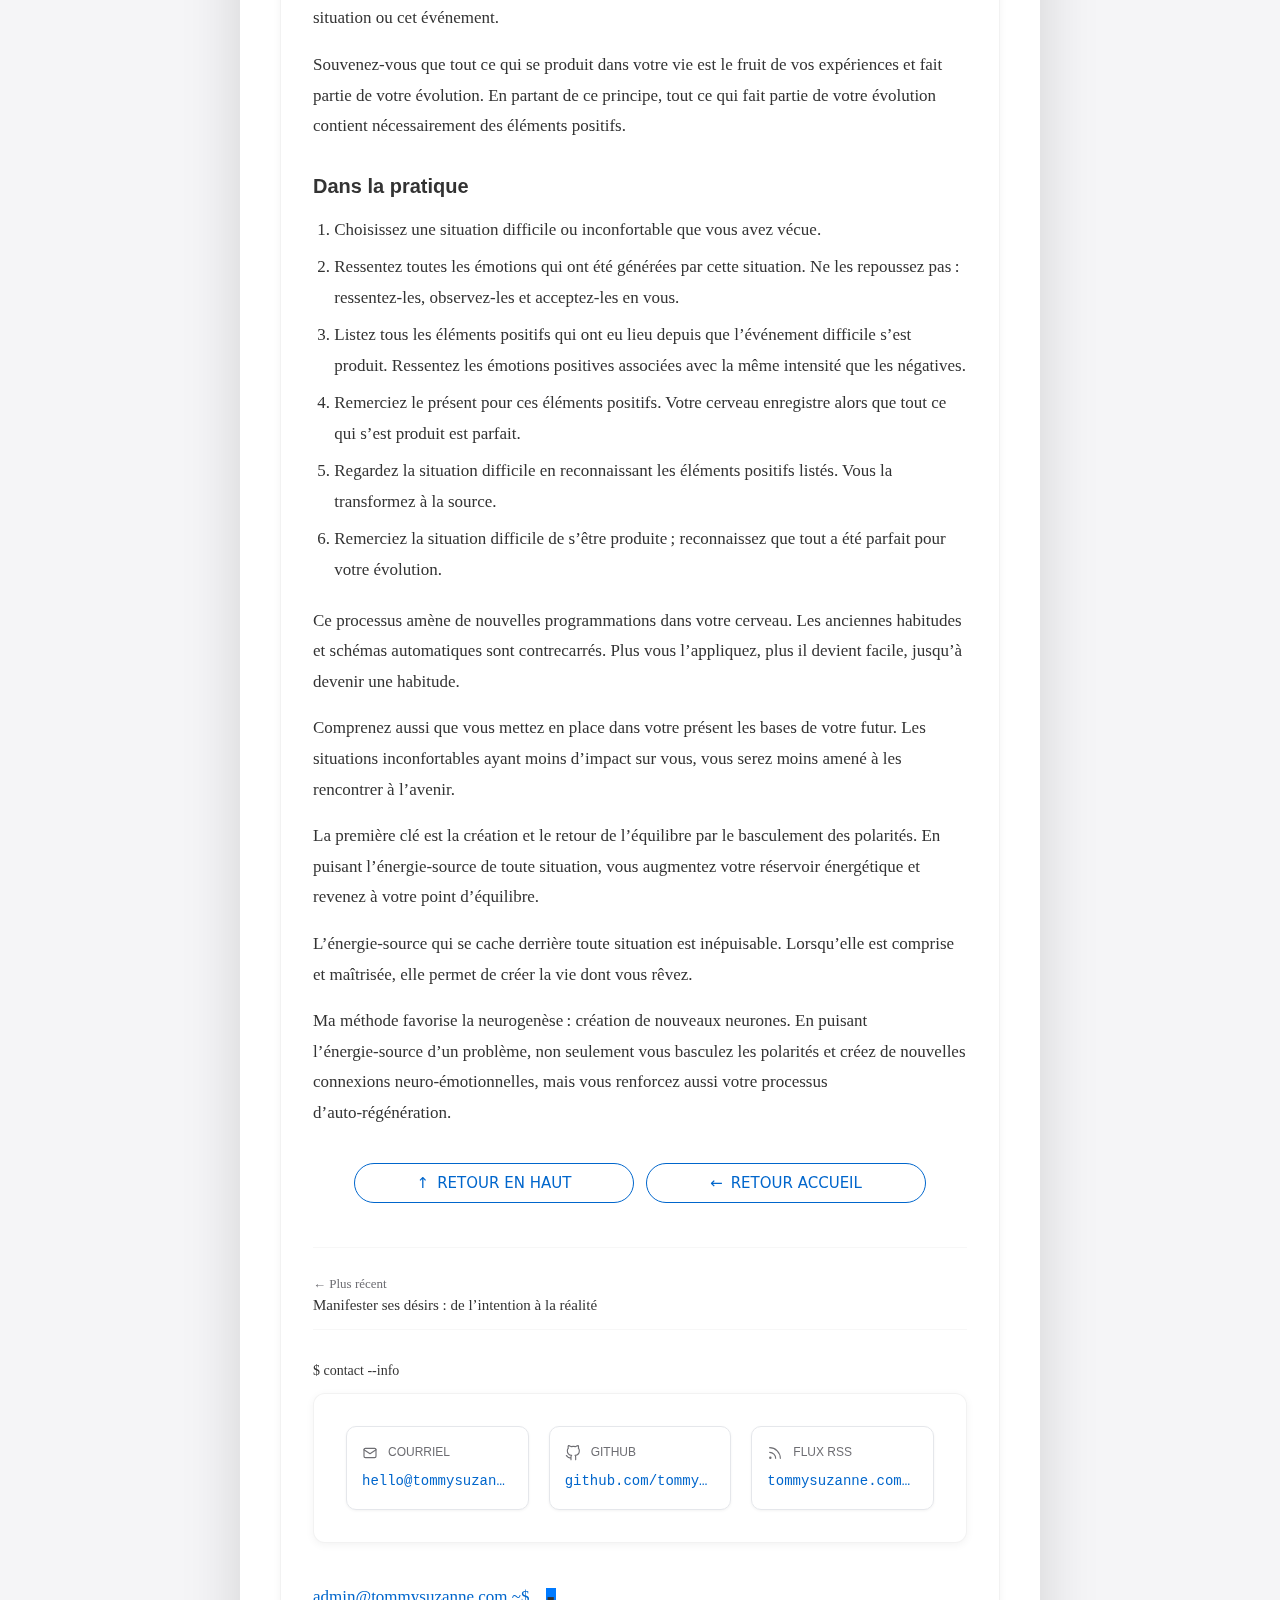
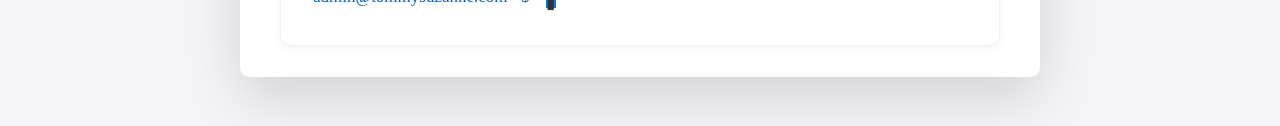
<file: en/blog/quantum-acceleration.html>
<!DOCTYPE html>
<html lang="en" data-lang-fr="../../blog/acceleration-quantique.html">
<head>
    <meta charset="UTF-8">
    <meta name="viewport" content="width=device-width, initial-scale=1.0">
    <meta http-equiv="X-UA-Compatible" content="ie=edge">
    <title>Quantum Acceleration: Turning Adversity into Creative Energy</title>
    <meta name="description" content="Turn adversity into forward motion with breathwork, reframing, and simple daily rituals.">
    <link rel="canonical" href="/en/blog/quantum-acceleration">
    <script src="../../theme-bootstrap.js"></script>

    <link rel="preload" href="../../styles-modern.css" as="style">
    <link rel="stylesheet" href="../../styles-modern.css">
    <link rel="stylesheet" href="../../liquid-glass.css">
    <link rel="stylesheet" href="../../institutional.css">
    <link rel="stylesheet" href="../../apple-ux-improvements.css">

    <link rel="icon" type="image/svg+xml" href="../../favicon.svg">
    <link rel="alternate icon" href="../../favicon.ico">
	    <meta name="theme-color" content="#f5f5f7">
	    <link rel="alternate" type="application/rss+xml" title="Tommy Suzanne — RSS" href="/rss.xml">
	    <link rel="alternate" type="application/rss+xml" title="Tommy Suzanne — RSS (EN)" href="/en/rss.xml">
    
    <!-- Open Graph -->
    <meta property="og:type" content="article">
    <meta property="og:locale" content="en_US">
    <meta property="og:title" content="Quantum Acceleration: Turning Adversity into Creative Energy">
    <meta property="og:description" content="Turn adversity into forward motion with breathwork, reframing, and simple daily rituals.">
    <meta property="og:url" content="https://tommysuzanne.com/en/blog/quantum-acceleration">
    <meta property="og:image" content="https://tommysuzanne.com/assets/blog/quantum-hero.svg">
    
    <!-- Twitter Card -->
    <meta name="twitter:card" content="summary_large_image">
    <meta name="twitter:title" content="Quantum Acceleration: Turning Adversity into Creative Energy">
    <meta name="twitter:description" content="Turn adversity into forward motion with breathwork, reframing, and simple daily rituals.">
    <meta name="twitter:image" content="https://tommysuzanne.com/assets/blog/quantum-hero.svg">
</head>
<body>
    <!-- Controls Container (reused) -->
    <div class="controls-container">
        <div class="lang-switch-wrapper">
            <label class="lang-switch" for="lang-checkbox">
      <input type="checkbox" id="lang-checkbox" data-lang-toggle aria-label="Toggle language" />
                <div class="lang-slider">
                    <span class="lang-indicator fr-indicator">fr</span>
                    <span class="lang-indicator en-indicator">en</span>
                </div>
            </label>
        </div>
        <div class="theme-switch-wrapper">
            <label class="theme-switch" for="theme-checkbox">
      <input type="checkbox" id="theme-checkbox" data-theme-toggle aria-label="Toggle dark mode" />
                <div class="slider">
                    <span class="theme-indicator sun-indicator">☼</span>
                    <span class="theme-indicator moon-indicator">☾</span>
                </div>
            </label>
        </div>
    </div>

    <!-- Terminal Container -->
    <div class="terminal">
        <div class="terminal-header">
            <div class="terminal-controls">
                <span class="control close"></span>
                <span class="control minimize"></span>
                <span class="control maximize"></span>
            </div>
            <div class="terminal-title">admin@tommysuzanne.com ~ /en/blog</div>
        </div>

        <main class="terminal-body">
            <div class="output">
                <p class="command">$ cat quantum-acceleration.md</p>
                
<div class="content-block content-block--prose">
                    <nav class="breadcrumb" aria-label="Breadcrumb">
                        <a href="../../index.html">Home</a>
                        <span class="sep">›</span>
                        <span>Quantum Acceleration</span>
                    </nav>
                    <img class="blog-hero" loading="lazy" src="../../assets/blog/quantum-hero.svg" alt="Pastel quantum waves evoking luminous acceleration"/>
                    <h1>Quantum Acceleration: Tap Source Energy and Move Forward Every Day</h1>
                    <p class="motto">“Stagnation is just a state of mind. One small step restarts momentum.”</p>
                    <p><em>Reading time: ~ 5 min</em></p>
                    <div class="toc">
                        <p><strong>Contents</strong></p>
                        <ul>
                            <li><a href="#why">Why this works</a></li>
                            <li><a href="#principle">Core principle</a></li>
                            <li><a href="#breath">Priming breath</a></li>
                            <li><a href="#protocol">Guided protocol</a></li>
                            <li><a href="#mistakes">Common mistakes</a></li>
                            <li><a href="#expect">66 days: what to expect</a></li>
                            <li><a href="#sources">Sources & resources</a></li>
                        </ul>
                    </div>
                    

                    <h2 id="why">Why this approach works</h2>
                    <ul>
                        <li>The brain strengthens what it repeats (neuroplasticity).</li>
                        <li>Emotion is energy in motion; feeling it frees power for action.</li>
                        <li>Reframing from “against me” to “for me” changes the body’s response.</li>
                    </ul>

                    <blockquote>
                        <strong>Science at a glance</strong>
                        <ul>
                            <li>If–then plans: strong aid to goal attainment (Gollwitzer &amp; Sheeran, 2006).</li>
                            <li>Habits: median automaticity ≈ 66 days (Lally et al., 2010).</li>
                            <li>Reappraisal &gt; suppression for emotion regulation (Gross, 2002).</li>
                            <li>Gratitude interventions: small but significant gains (2023/2024 meta-analyses).</li>
                            <li>Cyclic sighing breath: mood/arousal benefits vs meditation (Balban et al., 2023).</li>
                        </ul>
                    </blockquote>

                    <h2 id="principle">Core principle: tapping source‑energy</h2>
                    <p>Assume there’s no absolute good or bad: only information. Behind each difficulty lies neutral energy you can orient. Welcome it, then convert it into right movement.</p>

                    <h2 id="breath">Priming breath (5 min)</h2>
                    <p>Use cyclic sighing: inhale – mini top‑off inhale – long mouth exhale. Repeat for 5 minutes.</p>

                    <h2 id="protocol">Guided protocol (10 min)</h2>
                    <ol>
                        <li>Name a recent uncomfortable situation.</li>
                        <li>Breathe 60 seconds; allow emotions.</li>
                        <li>List 3–5 positive consequences already emerged.</li>
                        <li>Read aloud; let gratitude arise.</li>
                        <li>Reframe: “This is helping me to…”</li>
                        <li>Turn your micro‑action into an if–then plan and execute it today.</li>
                    </ol>
                    <ul>
                        <li>Work: If coffee ends at 8 a.m., then write 3 lines.</li>
                        <li>Health: If laptop closes at 6 p.m., then 10‑minute walk.</li>
                        <li>Relationships: If tension rises, then 3 cyclic sighs + one listening question.</li>
                    </ul>

                    <h2 id="mistakes">Common mistakes</h2>
                    <ul>
                        <li>Chasing perfection instead of taking the smallest step.</li>
                        <li>Numbing emotion.</li>
                        <li>“Positive thinking” without feeling.</li>
                    </ul>

                    <h2 id="expect">66 days: what to expect</h2>
                    <p>Median ≈ 66 days; range 18–254. Treat it as a compass, not a deadline.</p>

                    <h2 id="sources">Sources &amp; resources</h2>
                    <ul>
                        <li>Implementation intentions (if–then plans): <a href="https://www.researchgate.net/publication/37367696_Implementation_Intentions_and_Goal_Achievement_A_Meta-Analysis_of_Effects_and_Processes" target="_blank" rel="noopener">Gollwitzer &amp; Sheeran, 2006 (Meta‑analysis)</a></li>
                        <li>Habit automaticity over time (median ≈ 66 days): <a href="https://doi.org/10.1002/ejsp.674" target="_blank" rel="noopener">Lally et al., 2010 (EJSP)</a></li>
                        <li>Cognitive reappraisal vs suppression: <a href="https://pubmed.ncbi.nlm.nih.gov/12212647/" target="_blank" rel="noopener">Gross, 2002 (Psychophysiology)</a></li>
                        <li>Cyclic sighing breath, mood/arousal: <a href="https://pubmed.ncbi.nlm.nih.gov/36630953/" target="_blank" rel="noopener">Balban et al., 2023 (PubMed)</a> • <a href="https://pmc.ncbi.nlm.nih.gov/articles/PMC9873947/" target="_blank" rel="noopener">Open‑access PMC</a></li>
                        <li>Gratitude interventions: <a href="https://pubmed.ncbi.nlm.nih.gov/37585888/" target="_blank" rel="noopener">2023 meta‑analysis</a> • <a href="https://pubmed.ncbi.nlm.nih.gov/40627390/" target="_blank" rel="noopener">2024 meta‑analysis</a></li>
                        <li>Videos (demos): <a href="https://www.youtube.com/watch?v=ZEl3FAaSrX4" target="_blank" rel="noopener">YouTube: 5‑min guided</a> • <a href="https://www.youtube.com/watch?v=rBdhqBGqiMc" target="_blank" rel="noopener">Quantal explainer</a></li>
                    </ul>

	                    <div class="blog-actions center">
	                        <button type="button" class="apple-pill-button to-top-button" data-scroll-top aria-label="Back to top"><span class="button-text">BACK TO TOP</span></button>
	                        <button class="apple-pill-button back-button" data-nav-home="../../index.html" aria-label="Back to home"><span class="button-text">BACK TO HOME</span></button>
	                    </div>
	                    <hr class="post-divider" aria-hidden="true" />
	                    <nav class="post-nav" data-blog-pager aria-label="Post navigation"></nav>
	                    <hr class="post-divider" aria-hidden="true" />

	                    <!-- Contact block -->
	                    <div class="output">
	                        <p class="command">$ contact --info</p>
	                        <div class="content-block">
		                        <div class="contact-grid">
			                        <a href="mailto:hello@tommysuzanne.com" class="contact-item">
			                            <div class="contact-heading">
			                                <svg viewBox="0 0 24 24" class="contact-icon" fill="none" stroke="currentColor" focusable="false" aria-hidden="true">
			                                    <rect x="3" y="5" width="18" height="14" rx="2"></rect>
			                                    <polyline points="3 7 12 13 21 7"></polyline>
			                                </svg>
			                                <span>Email</span>
			                            </div>
			                            <code>hello@tommysuzanne.com</code>
			                        </a>
			                        <a href="https://github.com/tommysuzanne" class="contact-item">
			                            <div class="contact-heading">
			                                <svg viewBox="0 0 24 24" class="contact-icon" fill="none" stroke="currentColor" focusable="false" aria-hidden="true">
			                                    <path d="M9 19c-5 1.5-5-2.5-7-3m14 6v-3.87a3.37 3.37 0 0 0-.94-2.61c3.14-.35 6.44-1.54 6.44-7A5.44 5.44 0 0 0 20 4.77 5.07 5.07 0 0 0 19.91 1S18.73.65 16 2.48a13.38 13.38 0 0 0-7 0C6.27.65 5.09 1 5.09 1A5.07 5.07 0 0 0 5 4.77a5.44 5.44 0 0 0-1.5 3.78c0 5.42 3.3 6.61 6.44 7A3.37 3.37 0 0 0 9 18.13V22"></path>
			                                </svg>
			                                <span>GitHub</span>
			                            </div>
			                            <code>github.com/tommysuzanne</code>
			                        </a>
			                        <a href="/en/rss.xml" class="contact-item">
			                            <div class="contact-heading">
			                                <svg viewBox="0 0 24 24" class="contact-icon" fill="none" stroke="currentColor" focusable="false" aria-hidden="true">
			                                    <path d="M4 4a16 16 0 0 1 16 16"></path>
			                                    <path d="M4 11a9 9 0 0 1 9 9"></path>
			                                    <circle cx="5" cy="19" r="1"></circle>
			                                </svg>
			                                <span>RSS</span>
			                            </div>
			                            <code>tommysuzanne.com/en/rss.xml</code>
			                        </a>
		                        </div>
	                        </div>
	                    </div>

                    <div class="terminal-input">
                        <span class="prompt">admin@tommysuzanne.com ~$</span>
                        <span class="cursor blink">▮</span>
                    </div>
                </div>
            </div>
        </main>
    </div>

    <script src="../../script.js"></script>
</body>
</html>
</file>
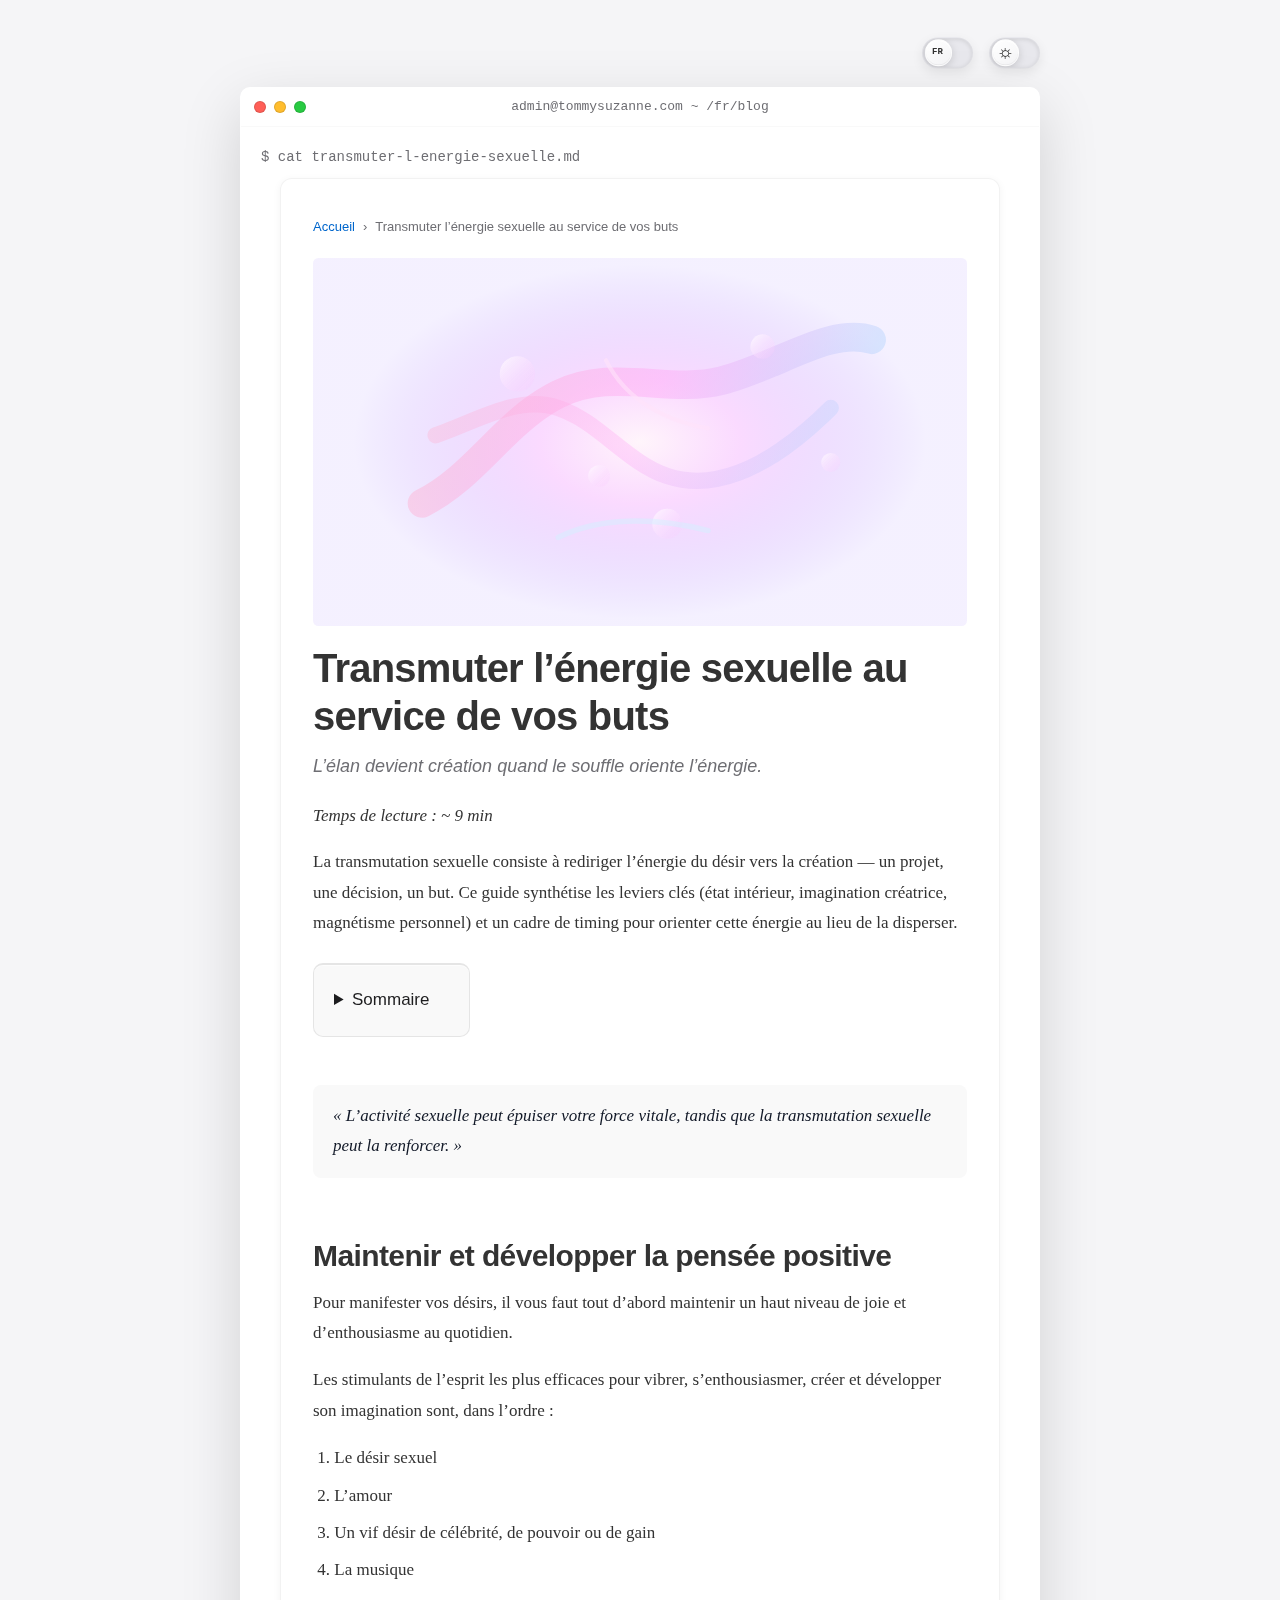
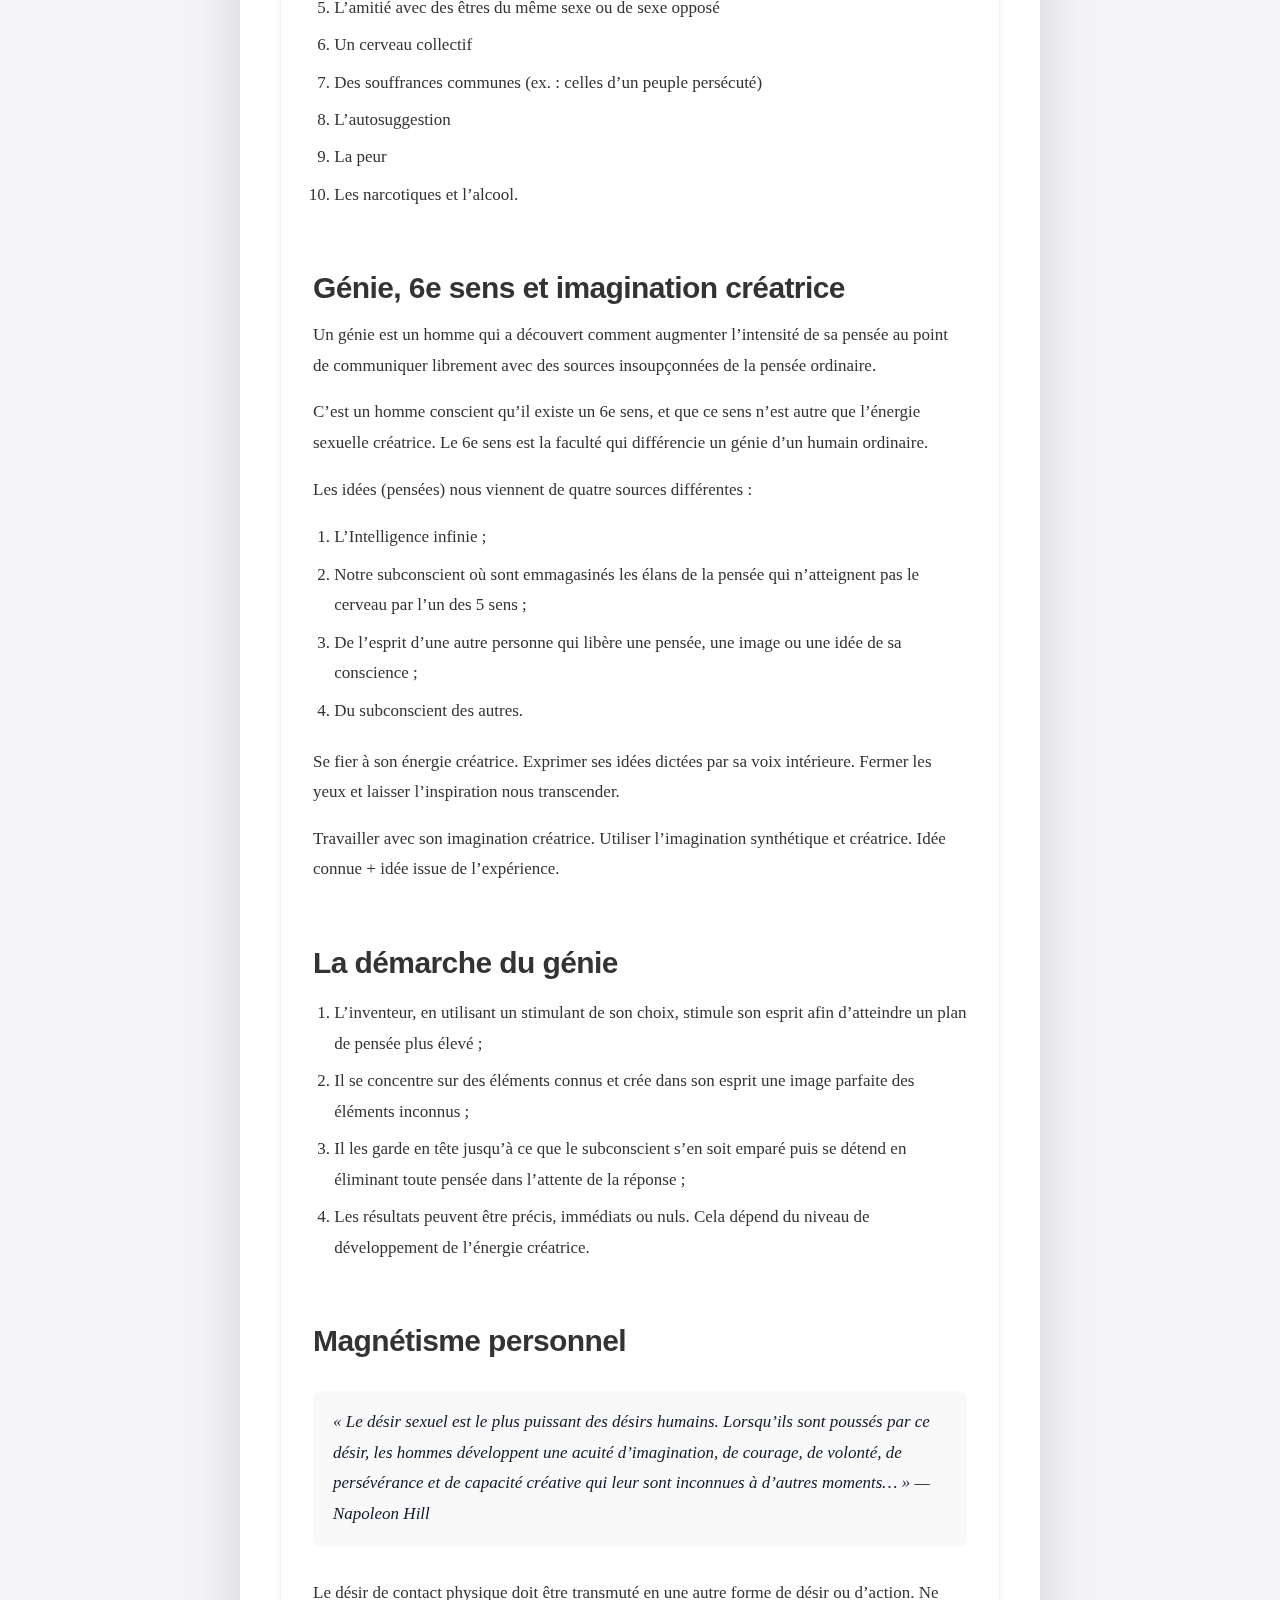
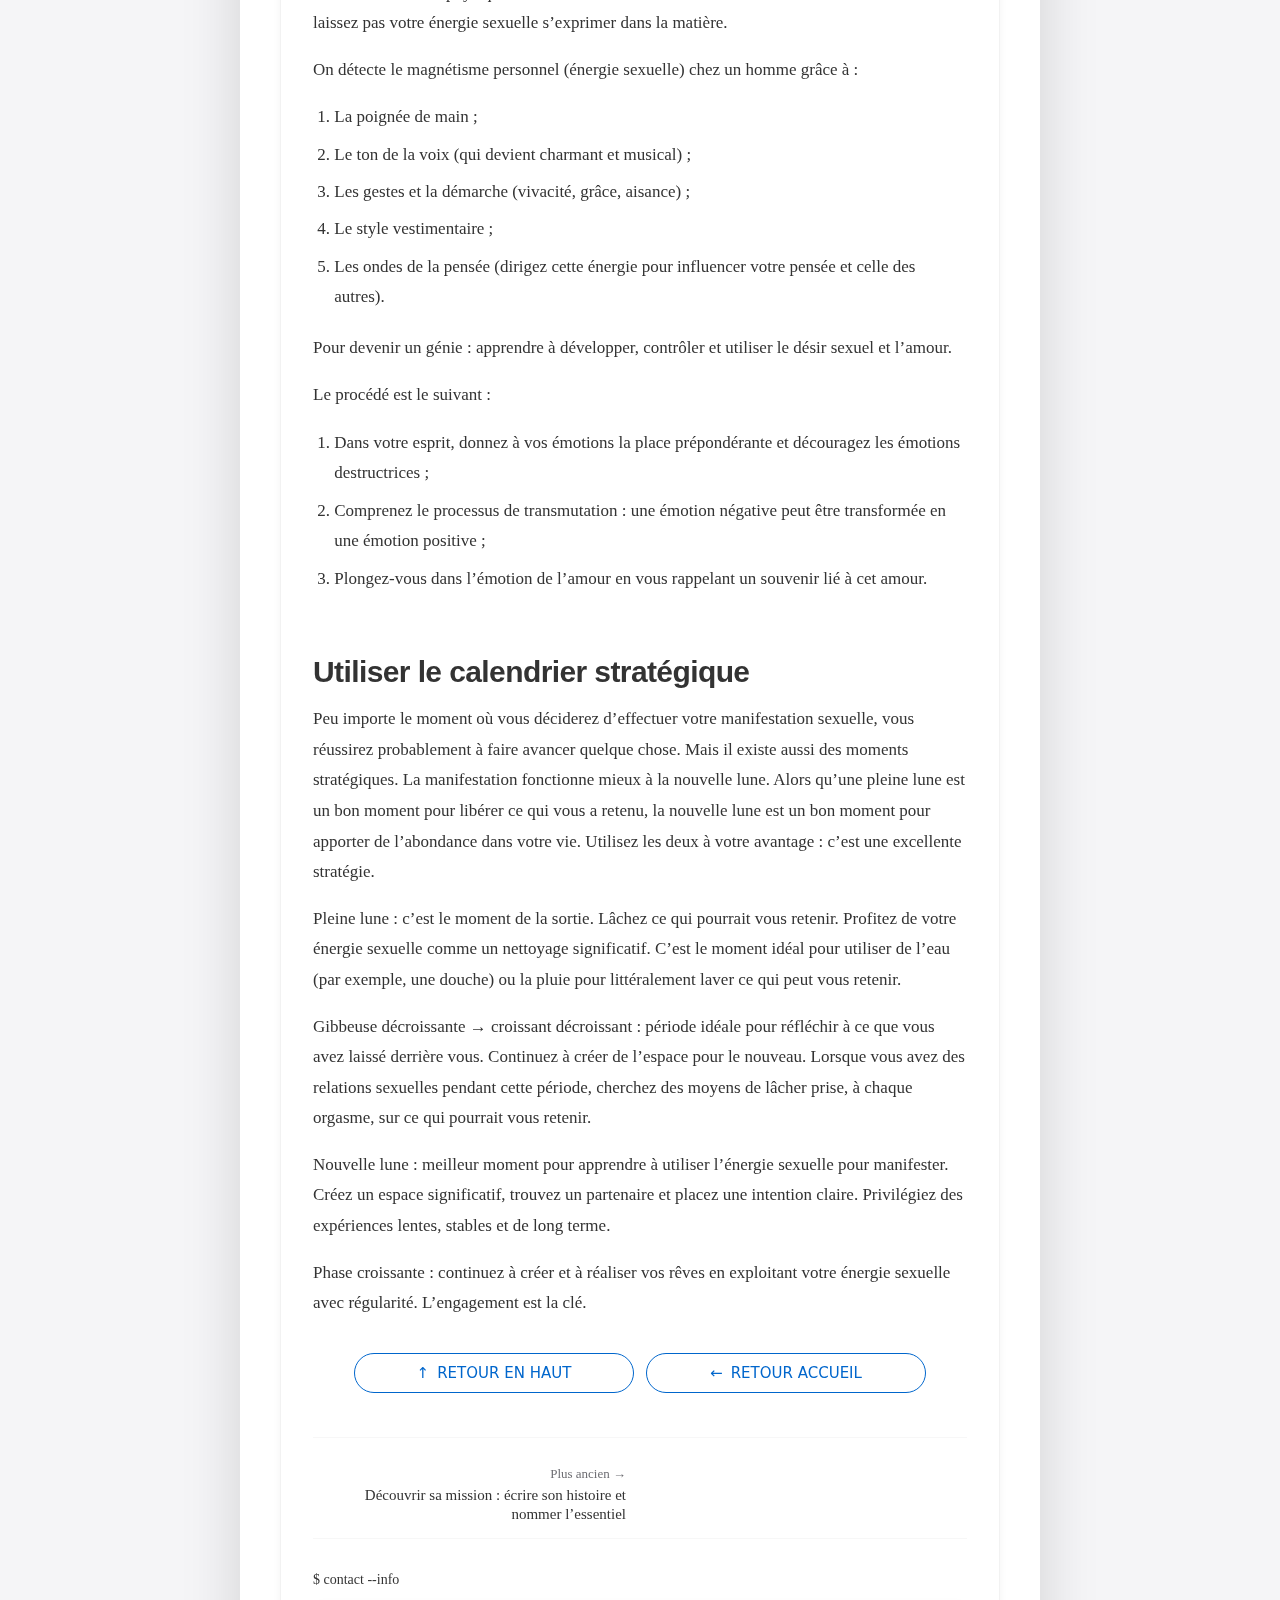
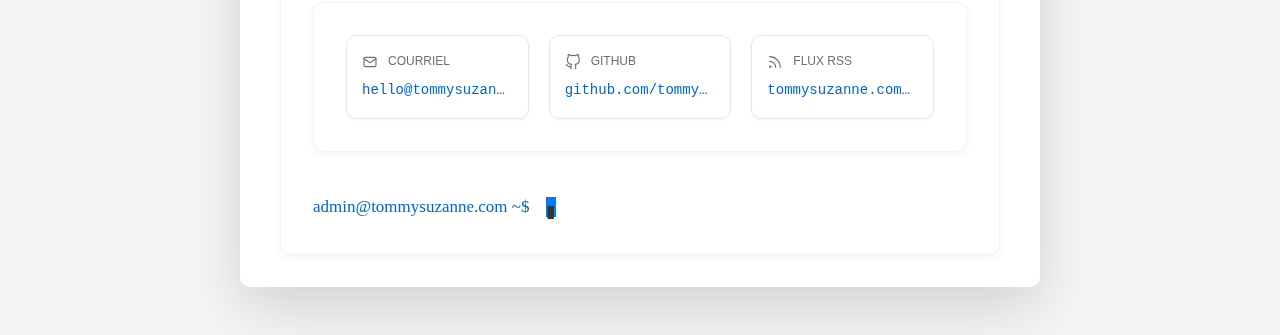
<file: en/blog/transmuter-l-energie-sexuelle.html>
<!DOCTYPE html>
<html lang="en" data-lang-fr="../../blog/transmuter-l-energie-sexuelle.html">
<head>
<meta charset="UTF-8">
<meta name="viewport" content="width=device-width, initial-scale=1.0">
<meta http-equiv="X-UA-Compatible" content="ie=edge">
	<title>Transmute Sexual Energy in Service of Your Goals</title>
	<meta name="description" content="Sublimate, direct, radiate: convert sexual drive into creative force aligned with your goals.">
	<link rel="canonical" href="https://tommysuzanne.com/en/blog/transmuter-l-energie-sexuelle.html">
	<link rel="alternate" hreflang="fr" href="https://tommysuzanne.com/blog/transmuter-l-energie-sexuelle.html">
	<link rel="alternate" hreflang="en" href="https://tommysuzanne.com/en/blog/transmuter-l-energie-sexuelle.html">
	<link rel="alternate" hreflang="x-default" href="https://tommysuzanne.com/blog/transmuter-l-energie-sexuelle.html">
	<script src="../../theme-bootstrap.js"></script>
<link rel="preload" href="../../styles-modern.css" as="style">
<link rel="stylesheet" href="../../styles-modern.css">
<link rel="stylesheet" href="../../liquid-glass.css">
<link rel="stylesheet" href="../../institutional.css">
<link rel="stylesheet" href="../../apple-ux-improvements.css">
<link rel="icon" type="image/svg+xml" href="../../favicon.svg">
<link rel="alternate icon" href="../../favicon.ico">
	    <meta name="theme-color" content="#f5f5f7">
	    <link rel="alternate" type="application/rss+xml" title="Tommy Suzanne — RSS" href="/rss.xml">
	    <link rel="alternate" type="application/rss+xml" title="Tommy Suzanne — RSS (EN)" href="/en/rss.xml">
    
    <!-- Open Graph -->
    <meta property="og:type" content="article">
    <meta property="og:locale" content="en_US">
    <meta property="og:title" content="Transmute Sexual Energy in Service of Your Goals">
    <meta property="og:description" content="Sublimate, direct, radiate: convert sexual drive into creative force aligned with your goals.">
	    <meta property="og:url" content="https://tommysuzanne.com/en/blog/transmuter-l-energie-sexuelle.html">
	    <meta property="og:image" content="https://tommysuzanne.com/assets/blog/transmute-hero.svg">
    
    <!-- Twitter Card -->
    <meta name="twitter:card" content="summary_large_image">
    <meta name="twitter:title" content="Transmute Sexual Energy in Service of Your Goals">
    <meta name="twitter:description" content="Sublimate, direct, radiate: convert sexual drive into creative force aligned with your goals.">
    <meta name="twitter:image" content="https://tommysuzanne.com/assets/blog/transmute-hero.svg">
    <script type="application/ld+json">
      {
        "@context": "https://schema.org",
        "@type": "BlogPosting",
        "headline": "Transmute Sexual Energy in Service of Your Goals",
        "description": "Sublimate, direct, radiate: convert sexual drive into creative force aligned with your goals.",
        "inLanguage": "en-US",
        "mainEntityOfPage": {
          "@type": "WebPage",
          "@id": "https://tommysuzanne.com/en/blog/transmuter-l-energie-sexuelle.html"
        },
        "image": [
          "https://tommysuzanne.com/assets/blog/transmute-hero.svg"
        ],
        "author": {
          "@type": "Person",
          "name": "Tommy Suzanne",
          "url": "https://tommysuzanne.com/"
        },
        "publisher": {
          "@type": "Person",
          "name": "Tommy Suzanne",
          "url": "https://tommysuzanne.com/"
        },
        "datePublished": "2019-03-24",
        "dateModified": "2026-02-27"
      }
    </script>
</head>
<body>
<div class="controls-container">
  <div class="lang-switch-wrapper">
    <label class="lang-switch" for="lang-checkbox">
      <input type="checkbox" id="lang-checkbox" data-lang-toggle aria-label="Toggle language" />
      <div class="lang-slider"><span class="lang-indicator fr-indicator">fr</span><span class="lang-indicator en-indicator">en</span></div>
    </label>
  </div>
  <div class="theme-switch-wrapper">
    <label class="theme-switch" for="theme-checkbox">
      <input type="checkbox" id="theme-checkbox" data-theme-toggle aria-label="Toggle theme" />
      <div class="slider"><span class="theme-indicator sun-indicator">☼</span><span class="theme-indicator moon-indicator">☾</span></div>
    </label>
  </div>
</div>
<div class="terminal">
  <div class="terminal-header">
    <div class="terminal-controls"><span class="control close"></span><span class="control minimize"></span><span class="control maximize"></span></div>
    <div class="terminal-title">admin@tommysuzanne.com ~ /en/blog</div>
  </div>
  <main class="terminal-body">
    <div class="output">
      <p class="command">$ cat transmuter-l-energie-sexuelle.md</p>
      <div class="content-block content-block--prose">
        <nav class="breadcrumb" aria-label="Breadcrumb">
          <a href="../../index.html">Home</a>
          <span class="sep">›</span>
          <span>Transmute Sexual Energy in Service of Your Goals</span>
        </nav>
        <img class="blog-hero" loading="lazy" src="../../assets/blog/transmute-hero.svg" alt="Pastel waves and sparks symbolising creative transmutation"/>
        <h1>Transmute Sexual Energy in Service of Your Goals</h1>
        <p class="motto">Desire becomes creation when breath guides energy.</p>
        <p><em>Reading time: ~ 9 min</em></p>

        <p class="post-intro">Sexual transmutation is the practice of channeling desire into creative output—work, goals, decisions. This guide covers the mental state, imagination, magnetism, and a simple timing framework to direct that energy instead of dispersing it.</p>

        <details class="toc" data-toc role="navigation" aria-label="Table of contents">
          <summary><span class="toc-title">Contents</span></summary>
          <ul>
            <li><a href="#maintain">Maintain and cultivate positive thinking</a></li>
            <li><a href="#genius">Genius, sixth sense, and creative imagination</a></li>
            <li><a href="#approach">The genius approach</a></li>
            <li><a href="#magnetism">Personal magnetism</a></li>
            <li><a href="#calendar">Use the strategic calendar</a></li>
          </ul>
        </details>

        <blockquote>“Sexual activity can drain your vital force, while sexual transmutation can strengthen it.”</blockquote>

        <h2 id="maintain">Maintain and cultivate positive thinking</h2>
        <p>To manifest your desires, first keep a high level of daily joy and enthusiasm.</p>
        <p>The most effective mental stimulants to vibrate, create, and expand imagination, in order, are:</p>
        <ol>
          <li>Sexual desire</li>
          <li>Love</li>
          <li>A strong desire for recognition, power, or gain</li>
          <li>Music</li>
          <li>Friendship (same or different sex)</li>
          <li>A mastermind group</li>
          <li>Shared suffering (e.g., a persecuted people)</li>
          <li>Autosuggestion</li>
          <li>Fear</li>
          <li>Narcotics and alcohol</li>
        </ol>

        <h2 id="genius">Genius, sixth sense, and creative imagination</h2>
        <p>A genius learns to increase the intensity of thought until it freely connects to sources beyond ordinary thinking.</p>
        <p>He or she knows there is a sixth sense—the creative sexual energy. This sixth sense is what distinguishes a genius from the average person.</p>
        <p>Ideas come from four sources:</p>
        <ol>
          <li>Infinite Intelligence</li>
          <li>The subconscious, where impulses that bypass the five senses are stored</li>
          <li>Another person’s conscious mind releasing an image or idea</li>
          <li>The subconscious of others</li>
        </ol>
        <p>Trust your creative energy. Express the ideas whispered by your inner voice. Close your eyes and let inspiration move through you.</p>
        <p>Work with imagination—both synthetic and creative. Known ideas + insights from experience.</p>

        <h2 id="approach">The genius approach</h2>
        <ol>
          <li>Using a chosen stimulant, the inventor elevates the mind to a higher plane.</li>
          <li>He focuses on known elements and forms a clear image of the unknown parts.</li>
          <li>He holds the image until the subconscious takes over, then relaxes and awaits the response.</li>
          <li>Results may be precise, immediate, or absent—depending on creative energy development.</li>
        </ol>

        <h2 id="magnetism">Personal magnetism</h2>
        <blockquote>“Sex desire is the most powerful of human desires. When harnessed and redirected, it fuels imagination, courage, will, perseverance and great creative capacity.” — Napoleon Hill</blockquote>
        <p>The urge for physical contact can be transmuted into another form of desire or action. Don’t let sexual energy spill unconsciously.</p>
        <p>You sense a person’s magnetism in:</p>
        <ol>
          <li>Handshake</li>
          <li>Tone of voice (warm, musical)</li>
          <li>Gestures and gait (vitality, grace, ease)</li>
          <li>Style of dress</li>
          <li>Thought waves (direct this energy to influence your thinking)</li>
        </ol>
        <p>To cultivate genius: learn to develop, channel, and use sexual desire and Love.</p>
        <p>The process:</p>
        <ol>
          <li>In your mind, give precedence to constructive emotions; discourage destructive ones.</li>
          <li>Understand transmutation: a negative emotion can be transformed into a positive one.</li>
          <li>Immerse yourself in the emotion of Love by recalling a vivid memory of it.</li>
        </ol>

        <h2 id="calendar">Use the strategic calendar</h2>
        <p>Any time you practice sexual manifestation, you may move something forward. Still, certain moments are strategic. New moon favors intention and abundance; full moon supports release. Use both.</p>
        <p><strong>Full moon:</strong> release what holds you back. Let sexual energy cleanse. Water (a shower) or rain helps symbolically wash away residue.</p>
        <p><strong>Waning phases:</strong> reflect on what you let go. Keep making space for the new. During sex, let each orgasm release what no longer serves you.</p>
        <p><strong>New moon:</strong> best time to set intention and build. Create a meaningful space, partner if you wish, and choose a clear intention. Prefer slow, stable, long‑term experiences.</p>
        <p><strong>Waxing phases:</strong> keep creating and acting consistently. Commitment is key.</p>

        
	        <div class="blog-actions center">
	          <button type="button" class="apple-pill-button to-top-button" data-scroll-top aria-label="Back to top"><span class="button-text">BACK TO TOP</span></button>
	          <button class="apple-pill-button back-button" data-nav-home="../../index.html" aria-label="Back to home"><span class="button-text">BACK TO HOME</span></button>
	        </div>
	        <hr class="post-divider" aria-hidden="true" />
	        <nav class="post-nav" data-blog-pager aria-label="Post navigation"></nav>
	        <hr class="post-divider" aria-hidden="true" />

	        <div class="output">
	          <p class="command">$ contact --info</p>
	          <div class="content-block">
		            <div class="contact-grid">
			              <a href="mailto:hello@tommysuzanne.com" class="contact-item">
			                <div class="contact-heading">
			                  <svg viewBox="0 0 24 24" class="contact-icon" fill="none" stroke="currentColor" focusable="false" aria-hidden="true">
			                    <rect x="3" y="5" width="18" height="14" rx="2"></rect>
			                    <polyline points="3 7 12 13 21 7"></polyline>
			                  </svg>
			                  <span>Email</span>
			                </div>
			                <code>hello@tommysuzanne.com</code>
			              </a>
			              <a href="https://github.com/tommysuzanne" class="contact-item">
			                <div class="contact-heading">
			                  <svg viewBox="0 0 24 24" class="contact-icon" fill="none" stroke="currentColor" focusable="false" aria-hidden="true">
			                    <path d="M9 19c-5 1.5-5-2.5-7-3m14 6v-3.87a3.37 3.37 0 0 0-.94-2.61c3.14-.35 6.44-1.54 6.44-7A5.44 5.44 0 0 0 20 4.77 5.07 5.07 0 0 0 19.91 1S18.73.65 16 2.48a13.38 13.38 0 0 0-7 0C6.27.65 5.09 1 5.09 1A5.07 5.07 0 0 0 5 4.77a5.44 5.44 0 0 0-1.5 3.78c0 5.42 3.3 6.61 6.44 7A3.37 3.37 0 0 0 9 18.13V22"></path>
			                  </svg>
			                  <span>GitHub</span>
			                </div>
			                <code>github.com/tommysuzanne</code>
			              </a>
			              <a href="/en/rss.xml" class="contact-item">
			                <div class="contact-heading">
			                  <svg viewBox="0 0 24 24" class="contact-icon" fill="none" stroke="currentColor" focusable="false" aria-hidden="true">
			                    <path d="M4 4a16 16 0 0 1 16 16"></path>
			                    <path d="M4 11a9 9 0 0 1 9 9"></path>
			                    <circle cx="5" cy="19" r="1"></circle>
			                  </svg>
			                  <span>RSS</span>
			                </div>
			                <code>tommysuzanne.com/en/rss.xml</code>
			              </a>
			            </div>
		          </div>
		        </div>
        <div class="terminal-input"><span class="prompt">admin@tommysuzanne.com ~$</span><span class="cursor blink">▮</span></div>
      </div>
    </div>
  </main>
</div>
<script src="../../script.js"></script>
</body>
</html>
</file>
<file: styles-modern.css>
/* ================================
   TOMMY SUZANNE - macOS Terminal Design
   Authentic Terminal Experience
   ================================ */

/* ================================
   ROOT VARIABLES - Terminal Theme
   ================================ */
:root {
    color-scheme: light dark;
    /* Light Mode - Apple Style */
    --terminal-bg: #ffffff;
    --terminal-header: linear-gradient(to bottom, #f6f6f6 0%, #e7e7e7 100%);
    --terminal-text: #333333;
    --terminal-prompt: #007aff;
    --terminal-cursor: #007aff;
    --terminal-link: #0066cc;
    --terminal-border: rgba(0, 0, 0, 0.1);
    --terminal-selection: rgba(0, 122, 255, 0.2);
    --content-bg: #f5f5f7;
    --content-border: rgba(0, 0, 0, 0.08);
    /* AA-friendly secondary text in light mode */
    --text-secondary: #6e6e73;
    --stat-value: #1d1d1f;
    --perf-positive: #34c759;
    --perf-safe: #007aff;
    
    /* macOS Window Controls */
    --control-red: #ff5f56;
    --control-yellow: #ffbd2e;
    --control-green: #27c93f;
    
    /* Typography System - Apple HIG 2024 */
    --terminal-font: 'SF Mono', Monaco, 'Cascadia Code', 'Roboto Mono', Menlo, Consolas, 'Courier New', monospace;
    --reading-font: ui-serif, Charter, "Iowan Old Style", Georgia, Cambria, "Times New Roman", Times, serif;
    --text-xs: 0.75rem;   /* 12px - Captions */
    --text-sm: 0.875rem;  /* 14px - Small text */
    --text-base: 1rem;    /* 16px - Body */
    --text-lg: 1.125rem;  /* 18px - Emphasized */
    --text-xl: 1.5rem;    /* 24px - Titles */
    --text-2xl: 2rem;     /* 32px - Headers */
    --text-3xl: 3rem;     /* 48px - Hero */
    
    /* Responsive Breakpoints - Unified */
    --mobile: 640px;
    --tablet: 1024px;
    --desktop: 1280px;

    /* Layout */
    --layout-max-width: 800px;
}

/* Dark Theme - Terminal Style */
[data-theme="dark"] {
    color-scheme: dark;
    --terminal-bg: #1e1e1e;
    --terminal-header: linear-gradient(to bottom, #3a3a3a 0%, #2d2d30 100%);
    --terminal-text: #f5f5f7;
    --terminal-prompt: #f5f5f7;
    --terminal-cursor: #f5f5f7;
    /* Slightly brighter than Apple's default to stay AA on subtle dark panels/hover states */
    --terminal-link: #1e90ff;
    --terminal-border: #2c2c2e;
    --terminal-selection: rgba(255, 255, 255, 0.1);
    --content-bg: rgba(255, 255, 255, 0.05);
    --content-border: #2c2c2e;
    --text-secondary: #a1a1a6;
    --stat-value: #f5f5f7;
    --perf-positive: #32d74b;
    --perf-safe: #0a84ff;
}

/* ================================
   GLOBAL STYLES
   ================================ */
* {
    margin: 0;
    padding: 0;
    box-sizing: border-box;
}

.is-hidden {
    display: none !important;
}

/* Improved Focus States - Apple HIG 2024 */
*:focus {
    outline: none;
}

*:focus-visible {
    outline: 3px solid var(--terminal-prompt);
    outline-offset: 2px;
    border-radius: 4px;
    transition: outline-offset 0.15s ease;
}

button:focus-visible,
.btn-minimal:focus-visible {
    outline-offset: 4px;
}

/* High contrast mode support */
@media (prefers-contrast: high) {
    *:focus-visible {
        outline-width: 4px;
    }
}

::selection {
    background: var(--terminal-selection);
    color: var(--terminal-text);
}

html {
    scroll-behavior: smooth;
}

@media (prefers-reduced-motion: reduce) {
    html {
        scroll-behavior: auto;
    }
    *, *::before, *::after {
        animation-duration: 0.01ms !important;
        animation-iteration-count: 1 !important;
        transition-duration: 0.01ms !important;
    }
}

body {
    font-family: var(--terminal-font);
    background: #f5f5f7;
    color: var(--terminal-text);
    line-height: 1.65;
    font-size: 15px;
    min-height: 100vh;
    overflow-x: hidden;
    -webkit-font-smoothing: antialiased;
    -moz-osx-font-smoothing: grayscale;
    transition: background 0.3s, color 0.3s;
}

/* Light mode body background */
:root:not([data-theme="dark"]) body {
    background: #f5f5f7;
}

/* Dark mode body background */
:root[data-theme="dark"] body {
    background: #000;
}

/* ================================
   LOADING SCREEN - Terminal Boot
   ================================ */
.loading-screen {
    position: fixed;
    top: 0;
    left: 0;
    width: 100%;
    height: 100%;
    background: #f5f5f7;
    z-index: 9999;
    display: flex;
    align-items: center;
    justify-content: center;
    opacity: 1;
    transition: opacity 0.5s ease-out;
}

/* Loading screen follows theme setting */
:root:not([data-theme="dark"]) .loading-screen {
    background: #f5f5f7;
}

:root[data-theme="dark"] .loading-screen {
    background: #000;
}

/* These are now handled by the :root selectors above */
/* Removed duplicate theme rules */

/* removed fade-out class */

/* Remove legacy expansion/slide animations for instant enter */

/* Loading Terminal Window - Responsive Height */
.loading-terminal {
    width: 90%;
    max-width: 800px;
    height: min(90vh, 550px); /* Responsive with max limit */
    max-height: 550px;
    min-height: 400px;
    background: var(--terminal-bg);
    border-radius: 10px;              /* match content-block radius */
    overflow: hidden;
    box-shadow: 0 20px 60px rgba(0, 0, 0, 0.3);
    border: 1px solid var(--terminal-border);
    margin-top: 80px; /* Space for toggles */
    will-change: transform;
    transform-origin: center center;
    transform: translateZ(0);
    backface-visibility: hidden;
    perspective: 1000px;
}

/* Shared-element ghost for FLIP morph */
.terminal-ghost {
    position: fixed;
    left: 0;
    top: 0;
    z-index: 10001;
    will-change: transform, opacity;
    transform-origin: top left;
    pointer-events: none;
    overflow: hidden;
    border-radius: 8px;
    transform: translateZ(0);
    backface-visibility: hidden;
    box-shadow: 0 20px 60px rgba(0, 0, 0, 0.3);
}

/* Keep the ghost lightweight during motion */
.terminal-ghost .loading-terminal-body { opacity: 0; }
.terminal-ghost .loading-terminal-title { opacity: 1; }

/* Blur helper during morph */
.content-blur { filter: blur(0); transition: filter 0.32s ease-out; }
.content-blur.active { filter: blur(3px); }

@media (prefers-reduced-motion: reduce) {
    .terminal-ghost { transition: none !important; }
}

/* Light mode loading terminal */
:root:not([data-theme="dark"]) .loading-terminal {
    background: #ffffff;
    box-shadow: 0 20px 60px rgba(0, 0, 0, 0.15);
    border: 1px solid rgba(0, 0, 0, 0.08);
}

/* Dark mode loading terminal */
:root[data-theme="dark"] .loading-terminal {
    background: #1e1e1e;
    box-shadow: 0 20px 60px rgba(0, 0, 0, 0.8);
    border: 1px solid #444;
}

/* Loading Terminal Header */
.loading-terminal-header {
    background: var(--terminal-header);
    border-bottom: 1px solid #f9f9f9;
    box-shadow: inset 0 -1px rgba(0,0,0,0.04);
    padding: 10px;
    display: flex;
    align-items: center;
    position: relative;
    height: 38px;
}

.loading-terminal-controls {
    display: flex;
    gap: 8px;
    position: absolute;
    left: 12px;
}

.loading-terminal-controls .control {
    width: 12px;
    height: 12px;
    border-radius: 50%;
}

.control.close { background: var(--control-red); }
.control.minimize { background: var(--control-yellow); }
.control.maximize { background: var(--control-green); }

.loading-terminal-title {
    flex: 1;
    text-align: center;
    font-family: var(--terminal-font);
    font-size: 13px;
    color: var(--text-secondary);
    font-weight: 500;
}

@media (max-width: 480px) {
    .loading-top-controls { right: 8px; gap: 8px; }
}

/* Loading Terminal Body */
.loading-terminal-body {
    --loading-vpad: 20px;
    padding: var(--loading-vpad) 20px;
    font-family: var(--terminal-font);
    font-size: var(--text-sm); /* Using typography system */
    color: #333;
    background: transparent;
    height: calc(100% - 38px); /* Responsive height minus header */
    overflow-y: auto; /* Allow scroll if content overflows */
    line-height: 1.4;
}

.loading-logo {
    display: flex;
    justify-content: center;
    align-items: center;
    margin: 0 0 16px;
    color: var(--terminal-text);
    opacity: 0.7;
}

.loading-logo .logo-mark {
    filter: drop-shadow(0 1px 0 rgba(255, 255, 255, 0.25)) drop-shadow(0 1px 2px rgba(0, 0, 0, 0.1));
}

:root[data-theme="dark"] .loading-logo .logo-mark {
    filter: drop-shadow(0 0 2px rgba(255, 255, 255, 0.08));
}

/* Actions inside loading header */
.loading-header-actions {
    position: absolute;
    right: 12px;
    top: 50%;
    transform: translateY(-50%);
    display: flex;
    gap: 10px;
    align-items: center;
}
.loading-header-actions .lang-switch,
.loading-header-actions .theme-switch {
    height: 31px; /* fit header height */
}

:root:not([data-theme="dark"]) .loading-terminal-body {
    color: #333;
}

:root[data-theme="dark"] .loading-terminal-body {
    color: #f5f5f7;
}

.loading-terminal-body .boot-line { display: none; opacity: 0; margin: 2px 0; white-space: normal; position: relative; padding-right: 64px; }
.loading-terminal-body .boot-line.boot-initial { display: flex; opacity: 1; align-items: center; position: relative; padding-right: 64px; }
.loading-terminal-body .boot-line.show { display: flex; opacity: 1; align-items: center; position: relative; padding-right: 64px; }

/* Golden Age Protocol message styling */
.loading-terminal-body .golden-age {
    font-weight: normal; /* remove bold for '→ Golden Age' */
    color: var(--terminal-text); /* Use normal text color, not blue */
    margin-top: 2px; /* remove extra gap above */
}

.loading-terminal-body .golden-age .status-ok {
    color: #34c759; /* Keep [ACTIVÉ] in green */
}

:root[data-theme="dark"] .loading-terminal-body .golden-age {
    color: #f5f5f7;
}

@keyframes typeLine {
    to { opacity: 1; }
}

.status-ok {
    color: #34c759;
    font-weight: normal;
}

:root[data-theme="dark"] .status-ok {
    color: #32d74b;
}

/* Enter Button - Terminal Style */
.enter-button {
    background: #007aff;
    color: white;
    border: none;
    padding: 10px 24px;
    font-family: var(--terminal-font);
    font-size: 14px;
    cursor: pointer;
    transition: all 0.2s;
    margin-top: 20px;
    border-radius: 8px;
    font-weight: 500;
}

/* (removed) header variant of Enter button */

/* Terminal prompt container */
.terminal-prompt {
    /* Keep layout space from the beginning to avoid CLS */
    display: flex;
    justify-content: center;
    margin-top: 24px;
    margin-bottom: 0;
    opacity: 0;
    visibility: hidden;
    pointer-events: none;
    transition: opacity 0.3s ease-out;
}
.terminal-prompt.show {
    opacity: 1;
    visibility: visible;
    pointer-events: auto;
}

/* New terminal-style button */
button.enter-terminal-button,
.enter-terminal-button {
    display: inline-block;
    padding: 10px 20px;
    font-family: var(--terminal-font);
    font-size: 14px;
    font-weight: 500;
    letter-spacing: 1px;
    cursor: pointer;
    position: relative;
    color: var(--terminal-text);
    transition: all 0.3s cubic-bezier(0.4, 0.0, 0.2, 1);
    background: transparent;
    border: none;
}

.enter-terminal-button::before {
    content: '[';
    display: inline-block;
    margin-right: 8px;
    font-size: 16px;
    transition: all 0.3s cubic-bezier(0.4, 0.0, 0.2, 1);
}

.enter-terminal-button::after {
    content: ']';
    display: inline-block;
    margin-left: 8px;
    font-size: 16px;
    transition: all 0.3s cubic-bezier(0.4, 0.0, 0.2, 1);
}

.button-text {
    position: relative;
    transition: all 0.3s cubic-bezier(0.4, 0.0, 0.2, 1);
}

.enter-terminal-button:hover {
    color: var(--terminal-link);
}

.enter-terminal-button:hover::before {
    margin-right: 16px;
    transform: translateX(-4px);
}

.enter-terminal-button:hover::after {
    margin-left: 16px;
    transform: translateX(4px);
}

/* Dark mode adjustments - handled by :root selector below */

:root[data-theme="dark"] .enter-terminal-button {
    color: var(--terminal-text);
}

:root[data-theme="dark"] .enter-terminal-button:hover {
    color: var(--terminal-link);
}

/* Focus states for accessibility */
button:focus-visible,
.enter-terminal-button:focus-visible,
a:focus-visible {
    outline: 2px solid var(--terminal-link);
    outline-offset: 4px;
    border-radius: 4px;
}

/* Apple-like pill button (macOS-style CTA) */
button.apple-pill-button,
a.apple-pill-button {
    display: inline-flex;
    align-items: center;
    justify-content: center;
    gap: 8px;
    padding: 10px 22px;
    border-radius: 9999px;
    border: 1px solid var(--terminal-link);
    background: var(--terminal-bg);
    color: var(--terminal-link);
    font-family: -apple-system, BlinkMacSystemFont, 'SF Pro Text', 'SF Pro Display', system-ui, sans-serif;
    font-size: 15px;
    font-weight: 500;
    letter-spacing: 0;
    cursor: pointer;
    text-decoration: none;
    user-select: none;
    -webkit-tap-highlight-color: transparent;
    transition: background-color 160ms cubic-bezier(0.4, 0.0, 0.2, 1),
        color 160ms cubic-bezier(0.4, 0.0, 0.2, 1),
        border-color 160ms cubic-bezier(0.4, 0.0, 0.2, 1),
        opacity 160ms cubic-bezier(0.4, 0.0, 0.2, 1);
}

/* Dark mode: subtle separation from dark terminal background */
:root[data-theme="dark"] button.apple-pill-button,
:root[data-theme="dark"] a.apple-pill-button {
    background: rgba(255, 255, 255, 0.03);
}

button.apple-pill-button:hover,
a.apple-pill-button:hover {
    background: rgba(0, 102, 204, 0.12);
    color: var(--terminal-link);
    border-color: var(--terminal-link);
    transform: none;
    box-shadow: none;
}

:root[data-theme="dark"] button.apple-pill-button:hover,
:root[data-theme="dark"] a.apple-pill-button:hover {
    background: rgba(10, 132, 255, 0.25);
    color: var(--terminal-text);
    border-color: var(--terminal-link);
}

button.apple-pill-button:active,
a.apple-pill-button:active {
    opacity: 0.92;
    transform: none;
}

button.apple-pill-button:focus-visible,
a.apple-pill-button:focus-visible {
    outline: 2px solid var(--terminal-link);
    outline-offset: 4px;
}

/* Variants */
.apple-pill-button--compact {
    padding: 8px 16px;
    font-size: 14px;
}

.apple-pill-button--icon {
    min-width: 44px;
    padding-left: 12px;
    padding-right: 12px;
}

@media (prefers-reduced-motion: reduce) {
    button.apple-pill-button,
    a.apple-pill-button {
        transition: none;
    }
}

/* Skip to content link for accessibility */
.skip-to-content {
    position: absolute;
    top: -40px;
    left: 0;
    background: var(--terminal-bg);
    color: var(--terminal-text);
    padding: 8px 16px;
    text-decoration: none;
    z-index: 100;
    border-radius: 4px;
}

.skip-to-content:focus {
    top: 8px;
}

/* ================================
   BLOG CONTENT BLOCKS
   ================================ */
.toc {
    display: inline-block;           /* shrink-wrap to content */
    width: fit-content;              /* box width = longest line + padding */
    max-width: 100%;                 /* never overflow container */
    margin: 8px 0 16px 0;            /* slightly tighter vertical rhythm */
    padding: 20px 40px 20px 20px;    /* extra right padding for more spacing */
    border: 1px solid var(--content-border);
    border-top-width: 2px;           /* slightly more pronounced top edge */
    background: #f9f9f9;
    border-radius: 10px;              /* match content-block radius */
    box-shadow: inset 0 1px 0 rgba(255,255,255,0.6); /* subtle inner highlight */
}

:root[data-theme="dark"] .toc {
    background: rgba(255,255,255,0.04);
    border-color: #2c2c2e;
    border-top-color: #3a3a3c;       /* slightly stronger top edge in dark */
    box-shadow: inset 0 1px 0 rgba(255,255,255,0.06);
}

.toc p {
    margin: 0 0 6px 0;
    font-size: var(--text-sm);
    color: var(--text-secondary);
}

.toc p strong {
    font-size: var(--text-lg);
    color: var(--terminal-text);
}

.toc ul {
    list-style: none;
    margin: 0;
    padding: 0;
    display: flex;
    flex-direction: column;
    gap: 2px;                        /* reduced spacing between items */
}

.toc li {
    position: relative;
    padding-left: 18px;              /* extra space between bullet and title */
}

.toc li::before {
    content: '•';
    position: absolute;
    left: -10px;                     /* further left offset for the bullet */
    top: 0;
    line-height: 1;
    color: var(--text-secondary);    /* subtle bullet color matching DA */
    font-size: 0.85em;
    transform: translateY(2px);
}

.toc a {
    color: var(--terminal-link);
    text-decoration: none;
    font-size: 0.95rem;              /* slightly larger clickable items */
}

.toc a:hover {
    text-decoration: underline;
}

@media (max-width: 480px) {
    .toc {
        display: block;
        width: 100%;
        padding: 14px;
    }

    .toc li {
        padding-left: 14px;
    }

    .toc li::before {
        left: 0;
    }
}

/* Old enter-button styles - kept for backwards compatibility */
.enter-button {
    display: none;
}

/* ================================
   CONTROLS CONTAINER
   ================================ */
.controls-container {
    width: 90%;
    max-width: var(--layout-max-width);
    margin: 24px auto 16px auto;
    display: flex;
    justify-content: flex-end;
    align-items: center;
    gap: 16px;
}

/* ================================
   MAIN TERMINAL
   ================================ */
.terminal {
    width: 90%;
    max-width: var(--layout-max-width);
    margin: 0 auto 48px auto;
    background: var(--terminal-bg);
    border-radius: 8px;
    overflow: hidden;
    box-shadow: 0 20px 60px rgba(0, 0, 0, 0.2);
    border: 1px solid var(--terminal-border);
}

:root:not([data-theme="dark"]) .terminal {
    box-shadow: 0 20px 60px rgba(0, 0, 0, 0.15);
}

:root[data-theme="dark"] .terminal {
    box-shadow: 0 20px 60px rgba(0, 0, 0, 0.8);
}

/* Terminal Header */
.terminal-header {
    background: var(--terminal-header);
    border-bottom: 1px solid #f9f9f9;
    box-shadow: inset 0 -1px rgba(0,0,0,0.04);
    padding: 10px;
    display: flex;
    align-items: center;
    justify-content: center;
    position: relative;
    height: 38px;
}

/* Dark theme: use a subtle, soft divider */
:root[data-theme="dark"] .loading-terminal-header,
:root[data-theme="dark"] .terminal-header {
    border-bottom: 1px solid #2c2c2e;
    box-shadow: inset 0 -1px #1c1c1e;
}

.terminal-controls {
    display: flex;
    gap: 8px;
    position: absolute;
    left: 12px;
}

.terminal-controls .control {
    width: 12px;
    height: 12px;
    border-radius: 50%;
    cursor: pointer;
    transition: opacity 0.2s;
}

.terminal-controls .control:hover {
    opacity: 0.8;
}

.terminal-title {
    font-family: var(--terminal-font);
    font-size: 13px;
    color: var(--text-secondary);
    font-weight: 500;
}

/* Language Switch - iOS Style */
.lang-switch {
    position: relative;
    display: inline-flex;
    align-items: center;
    width: 51px;
    height: 44px; /* Larger hit target */
    cursor: pointer;
}

.lang-switch input {
    display: none;
}

.lang-slider {
    position: absolute;
    top: 50%;
    left: 0;
    width: 51px;
    height: 31px;
    transform: translateY(-50%);
    background: #39393d;
    border-radius: 31px;
    transition: background 0.3s ease;
    display: flex;
    align-items: center;
    justify-content: space-between;
    padding: 0;
}

/* Light mode lang slider background */
:root:not([data-theme="dark"]) .lang-slider {
    background: #e8e8ed;
    border: 1px solid rgba(0, 0, 0, 0.04);
}

/* Dark mode lang slider background */
:root[data-theme="dark"] .lang-slider {
    background: #39393d;
}

/* Checked state for language switch */
.lang-switch input:checked ~ .lang-slider { background: #007aff; }
:root[data-theme="dark"] .lang-switch input:checked ~ .lang-slider { background: #0a84ff; }
.lang-switch input:checked ~ .lang-slider::before { transform: translate(19.5px, -50%); }

/* Knob (Apple UISwitch size) */
.lang-slider::before {
    content: '';
    position: absolute;
    height: 24.5px;
    width: 24.5px;
    left: 2px;
    top: 50%;
    background: #fff;
    border-radius: 50%;
    transform: translate(0, -50%);
    transition: transform 0.25s cubic-bezier(0.4, 0.0, 0.2, 1);
    box-shadow: 0 2px 4px rgba(0, 0, 0, 0.2);
}

/* Language indicators inside the cursor */
.lang-indicator {
    position: absolute;
    top: 50%;
    transform: translateY(-50%);
    font-size: 9px;
    font-weight: 600;
    font-family: var(--terminal-font);
    text-transform: uppercase;
    pointer-events: none;
    z-index: 2;
    color: #333; /* Visible on white cursor */
    line-height: 1;
}

.fr-indicator {
    left: 9px; /* Center of cursor in FR position */
    opacity: 1;
    transition: opacity 0.3s;
}

.en-indicator {
    left: 30px; /* Center of cursor in EN position */
    opacity: 0;
    transition: opacity 0.3s;
}

/* When EN is selected */
.lang-switch input:checked ~ .lang-slider .fr-indicator { opacity: 0; }
.lang-switch input:checked ~ .lang-slider .en-indicator { opacity: 1; }

/* Focus-visible ring for accessibility */
.lang-switch:focus-within .lang-slider,
.theme-switch:focus-within .slider {
    outline: 2px solid var(--terminal-link);
    outline-offset: 2px;
}

/* Theme Switch - iOS Style */
.theme-switch {
    position: relative;
    display: inline-flex;
    align-items: center;
    width: 51px;
    height: 44px; /* Larger hit target */
    cursor: pointer;
}

.theme-switch input {
    display: none;
}

.slider {
    position: absolute;
    top: 50%;
    left: 0;
    width: 51px;
    height: 31px;
    transform: translateY(-50%);
    background: #39393d;
    border-radius: 31px;
    transition: background 0.3s ease;
}

/* Light mode theme slider background */
:root:not([data-theme="dark"]) .slider {
    background: #e8e8ed;
    border: 1px solid rgba(0, 0, 0, 0.04);
}

/* Dark mode theme slider background */
:root[data-theme="dark"] .slider {
    background: #39393d;
}

.slider::before {
    content: '';
    position: absolute;
    height: 24.5px;
    width: 24.5px;
    left: 2px;
    top: 50%;
    background: #fff;
    border-radius: 50%;
    transform: translate(0, -50%);
    transition: transform 0.3s cubic-bezier(0.4, 0.0, 0.2, 1);
    box-shadow: 0 2px 4px rgba(0, 0, 0, 0.2);
}

.theme-switch input:checked ~ .slider {
    background: #007aff;
}

:root[data-theme="dark"] .theme-switch input:checked ~ .slider {
    background: #0a84ff;
}

.theme-switch input:checked ~ .slider::before { transform: translate(19.5px, -50%); }

/* Theme indicators inside the cursor */
.theme-indicator {
    position: absolute;
    top: 50%;
    transform: translateY(-50%);
    font-size: 14px;
    pointer-events: none;
    z-index: 2;
    line-height: 1;
}

.sun-indicator {
    left: 9.5px; /* Center of cursor in light mode position + 3px */
    color: #333; /* Black sun */
    opacity: 1;
    transition: opacity 0.3s;
    font-size: 20px; /* 20px sun size */
}

.moon-indicator {
    left: 30.5px; /* Center of cursor in dark mode position + 4px */
    color: #333; /* Black moon */
    opacity: 0;
    transition: opacity 0.3s;
    font-size: 16px; /* Larger moon */
}

/* Dark mode selected */
.theme-switch input:checked ~ .slider .sun-indicator { opacity: 0; }
.theme-switch input:checked ~ .slider .moon-indicator { opacity: 1; }

/* Keep moon black on white cursor in both modes */
:root[data-theme="dark"] .moon-indicator {
    color: #333; /* Keep black moon */
}


/* ================================
   TERMINAL BODY
   ================================ */
.terminal-body {
    padding: 20px;
    background: var(--terminal-bg);
    min-height: calc(100vh - 120px);
    font-family: var(--terminal-font);
    color: var(--terminal-text);
}

/* Output Blocks */
.output {
    margin-bottom: 10px;
    animation: fadeIn 0.3s ease-out;
}

/* Give subsequent sections more breathing room (keep the first "whoami" block unchanged) */
.terminal-body .output + .output {
    margin-top: clamp(18px, 3vw, 28px);
}

@keyframes fadeIn {
    from { opacity: 0; transform: translateY(10px); }
    to { opacity: 1; transform: translateY(0); }
}

/* Commands */
.command {
    color: var(--text-secondary);
    margin-bottom: 10px;
    font-size: 14px;
}

.terminal-body .output + .output > .command {
    margin-bottom: clamp(14px, 2.2vw, 20px);
}

.command::before {
    content: "";
    animation: blink 1s infinite;
}

/* Logo Section - Centered above title */
.ascii-logo {
    display: block;
    text-align: center;
    margin-top: 32px;
    margin-bottom: 20px;
    width: 100%;
}

.ascii-logo svg {
    width: 96px;
    height: 96px;
    color: var(--terminal-text);
}

/* Light mode logo color */
:root:not([data-theme="dark"]) .ascii-logo svg {
    color: #1d1d1f;
}

/* Dark mode logo color */
:root[data-theme="dark"] .ascii-logo svg {
    color: #f5f5f7;
}

/* Title Section */
h1 {
    font-size: 36px;
    font-weight: 700;
    margin-bottom: 8px;
    color: var(--terminal-text);
    letter-spacing: -0.5px;
    display: block;
    text-align: left;
}

/* Remove glitch effect */
.glitch {
    position: relative;
    color: var(--terminal-text);
}

/* Subtitle */
.subtitle {
    font-size: 16px;
    color: var(--text-secondary);
    margin-bottom: 20px;
    font-weight: 400;
    text-align: left;
}

/* whoami header (logo + name + subtitle + contact icons) */
.whoami-row {
    display: flex;
    align-items: flex-start;
    gap: 18px;
    --whoami-logo-size: 166px;
}

.whoami-logo {
    display: flex;
    align-items: center;
    justify-content: center;
    flex: 0 0 auto;
    width: var(--whoami-logo-size);
    height: var(--whoami-logo-size);
    color: var(--terminal-text);
}

.whoami-logo svg {
    width: 100%;
    height: 100%;
    color: var(--terminal-text);
    filter: drop-shadow(0 10px 22px rgba(0, 0, 0, 0.08));
}

/* Site logo: black in light mode, match title in dark mode */
:root:not([data-theme="dark"]) .whoami-logo,
:root:not([data-theme="dark"]) .whoami-logo svg {
    color: #000000;
}

:root[data-theme="dark"] .whoami-logo,
:root[data-theme="dark"] .whoami-logo svg {
    color: var(--terminal-text);
}

.whoami-copy {
    min-width: 0;
}

.whoami-copy .subtitle {
    margin-bottom: 8px;
}

.whoami-contacts {
    display: flex;
    gap: 4px;
    margin-top: 12px;
}

.whoami-contact-link {
    display: inline-flex;
    align-items: center;
    justify-content: center;
    min-width: 44px;
    height: 44px;
    border-radius: 12px;
    border: none;
    background: transparent;
    color: var(--terminal-text);
    opacity: 0.85;
    text-decoration: none;
    -webkit-tap-highlight-color: transparent;
    padding: 0 10px;
    overflow: hidden;
    white-space: nowrap;
    max-width: 44px;
    transition: background-color 160ms cubic-bezier(0.4, 0.0, 0.2, 1),
        color 160ms cubic-bezier(0.4, 0.0, 0.2, 1),
        max-width 220ms cubic-bezier(0.4, 0.0, 0.2, 1),
        opacity 160ms cubic-bezier(0.4, 0.0, 0.2, 1);
}

.whoami-contact-link::after {
    content: '';
    display: inline-block;
    max-width: 0;
    overflow: hidden;
    margin-left: 0;
    font-size: 12px;
    font-weight: 600;
    letter-spacing: 0.12em;
    opacity: 0;
    transform: translateX(-6px);
    transition: max-width 220ms cubic-bezier(0.4, 0.0, 0.2, 1),
        margin-left 220ms cubic-bezier(0.4, 0.0, 0.2, 1),
        opacity 160ms cubic-bezier(0.4, 0.0, 0.2, 1),
        transform 220ms cubic-bezier(0.4, 0.0, 0.2, 1);
}

.whoami-contact-link[href^="mailto:"]::after {
    content: 'COURRIEL';
}

.whoami-contact-link[href*="github.com"]::after {
    content: 'GITHUB';
}

.whoami-contact-link[href$="rss.xml"]::after,
.whoami-contact-link[href*="/rss.xml"]::after {
    content: 'RSS';
}

.whoami-contact-link:focus-visible {
    max-width: 160px;
    justify-content: flex-start;
    padding-right: 14px;
}

.whoami-contact-link:focus-visible::after {
    max-width: 120px;
    margin-left: 10px;
    opacity: 1;
    transform: translateX(0);
}

.whoami-contact-link:hover {
    color: var(--terminal-link);
    opacity: 1;
    max-width: 160px;
    justify-content: flex-start;
    padding-right: 14px;
}

.whoami-contact-link:hover::after {
    max-width: 120px;
    margin-left: 10px;
    opacity: 1;
    transform: translateX(0);
}

.whoami-contact-link:active {
    opacity: 0.92;
}

a.whoami-contact-link:focus-visible {
    outline: 2px solid var(--terminal-link);
    outline-offset: 4px;
    border-radius: 12px;
}

.whoami-contact-icon {
    width: 24px;
    height: 24px;
    stroke-width: 1.7;
    stroke-linecap: round;
    stroke-linejoin: round;
    vector-effect: non-scaling-stroke;
    transform-origin: 50% 50%;
    transition: transform 220ms cubic-bezier(0.4, 0.0, 0.2, 1);
}

.whoami-contact-link:hover .whoami-contact-icon,
.whoami-contact-link:focus-visible .whoami-contact-icon {
    transform: rotate(10deg);
}

@media (prefers-reduced-motion: reduce) {
    .whoami-contact-icon {
        transition: none;
    }

    .whoami-contact-link:hover .whoami-contact-icon,
    .whoami-contact-link:focus-visible .whoami-contact-icon {
        transform: none;
    }
}

/* Don’t expand on touch devices (no hover) */
@media (hover: none) {
    .whoami-contact-link {
        max-width: 44px;
        justify-content: center;
        padding-right: 10px;
    }

    .whoami-contact-link::after {
        display: none;
    }
}

@media (max-width: 600px) {
    .whoami-row {
        flex-direction: column;
        align-items: center;
        gap: 14px;
    }

    .whoami-copy h1,
    .whoami-copy .subtitle {
        text-align: center;
    }

    .whoami-contacts {
        justify-content: center;
    }
}

/* Content Blocks */
.content-block {
    background: var(--content-bg);
    border: 1px solid var(--content-border);
    border-radius: 10px;
    padding: 20px 22px;
    margin-top: 10px;
    transition: all 0.3s;
}

/* Blog prose (Medium-like reading) */
.content-block.content-block--prose {
    max-width: 720px;
    margin-left: auto;
    margin-right: auto;
    font-family: var(--reading-font);
    font-size: 17px;
    line-height: 1.8;
}

@media (max-width: 480px) {
    .content-block.content-block--prose {
        font-size: 16px;
    }
}

.content-block.content-block--prose .breadcrumb,
.content-block.content-block--prose .toc {
    font-family: var(--corporate-font, -apple-system, BlinkMacSystemFont, system-ui, sans-serif);
}

.content-block.content-block--prose h1,
.content-block.content-block--prose h2,
.content-block.content-block--prose h3 {
    font-family: var(--corporate-font, -apple-system, BlinkMacSystemFont, system-ui, sans-serif);
    line-height: 1.2;
    letter-spacing: -0.02em;
}

.content-block.content-block--prose h2 {
    margin-top: 2em;
}

.content-block.content-block--prose h3 {
    margin-top: 1.6em;
    text-transform: none;
    letter-spacing: normal;
}

.content-block.content-block--prose p {
    font-family: inherit;
    line-height: inherit;
}

.content-block.content-block--prose ul,
.content-block.content-block--prose ol {
    margin: 1em 0 1.2em;
    padding-left: 1.25em;
}

.content-block.content-block--prose li {
    margin: 0.4em 0;
}

.content-block.content-block--prose p a,
.content-block.content-block--prose li a,
.content-block.content-block--prose blockquote a {
    color: var(--terminal-link);
    text-decoration: underline;
    text-underline-offset: 0.18em;
    text-decoration-thickness: 0.08em;
}

.content-block.content-block--prose p a:hover,
.content-block.content-block--prose li a:hover,
.content-block.content-block--prose blockquote a:hover {
    text-decoration-thickness: 0.1em;
}

.content-block.content-block--prose p a:visited,
.content-block.content-block--prose li a:visited,
.content-block.content-block--prose blockquote a:visited {
    color: var(--terminal-link);
}

.content-block.content-block--prose .toc a {
    text-decoration: none;
}

.content-block.content-block--prose .motto {
    font-family: var(--corporate-font, system-ui, sans-serif);
    font-style: italic;
    color: var(--text-secondary);
    padding: 0;
    margin: 10px 0 18px;
    text-align: left;
}

/* Blog article helpers */
.content-block img.blog-hero,
.content-block figure img {
    width: 100%;
    height: auto;
    display: block;
    border-radius: 0;
    box-shadow: none;
    margin: 8px 0 18px;
}

.content-block figure {
    margin: 10px 0 18px;
}

.content-block figcaption {
    font-size: 12px;
    color: var(--text-secondary);
    text-align: center;
    margin-top: 6px;
}

.blog-actions {
    display: flex;
    gap: 12px;
    align-items: center;
    flex-wrap: wrap;
    margin: 8px 0 18px;
}

.blog-actions.center {
    justify-content: center;
    margin-top: 34px;
    margin-bottom: 44px;
}

.blog-actions.center .apple-pill-button {
    flex: 1 1 220px;
    max-width: 280px;
    justify-content: center;
}

.blog-actions.center .apple-pill-button .button-text {
    width: 100%;
    text-align: center;
}

@media (max-width: 560px) {
    .blog-actions.center .apple-pill-button {
        flex: 1 1 100%;
        max-width: none;
    }
}

.post-divider {
    width: 100%;
    height: 1px;
    border: 0;
    background: var(--content-border);
    opacity: 0.4;
    margin-top: 14px;
    margin-bottom: 28px;
}

:root[data-theme="dark"] .post-divider {
    opacity: 1;
}

.post-nav {
    display: grid;
    grid-template-columns: 1fr 1fr;
    column-gap: 28px;
    row-gap: 14px;
    margin: 0;
}

.post-nav:empty {
    display: none;
}

a.post-nav-link {
    display: flex;
    flex-direction: column;
    gap: 4px;
    padding: 0;
    border: 0;
    background: transparent;
    border-radius: 0;
    box-shadow: none;
    text-decoration: none;
    color: var(--terminal-text);
    line-height: 1.25;
}

a.post-nav-link:hover {
    color: var(--terminal-link);
}

a.post-nav-link:focus-visible {
    outline: 2px solid var(--terminal-link);
    outline-offset: 6px;
    border-radius: 6px;
}

a.post-nav-link .post-nav-label {
    font-size: 13px;
    color: var(--text-secondary);
}

a.post-nav-link .post-nav-title {
    font-size: 15px;
    font-weight: 500;
    color: var(--terminal-text);
}

a.post-nav-link--older {
    justify-self: end;
    text-align: right;
    align-items: flex-end;
}

a.post-nav-link--newer {
    justify-self: start;
    text-align: left;
    align-items: flex-start;
}

@media (max-width: 640px) {
    .post-nav {
        grid-template-columns: 1fr;
        row-gap: 16px;
    }
    a.post-nav-link--older {
        justify-self: start;
        text-align: left;
        align-items: flex-start;
    }
}

.to-top-button .button-text::before {
    content: '↑';
    display: inline-block;
    margin-right: 8px;
}

.back-button {
    display: inline-flex;
    align-items: center;
    gap: 8px;
}

.back-button.apple-pill-button .button-text::before {
    content: '←';
    display: inline-block;
    margin-right: 8px;
}

.back-button:not(.apple-pill-button) .button-text::before {
    content: '←';
    display: inline-block;
    margin-right: 6px;
}

/* Minimal breadcrumb for blog */
.breadcrumb {
    display: inline-flex;
    align-items: center;
    flex-wrap: wrap;
    gap: 8px;
    font-size: 13px;
    color: var(--text-secondary);
    margin: 2px 0 12px;
}
.breadcrumb a {
    color: var(--terminal-link);
    text-decoration: none;
}
.breadcrumb a:hover { text-decoration: underline; }
.breadcrumb .sep { opacity: 1; }

@media (max-width: 768px) {
    .content-block { padding: 16px 16px 18px; }
    h1 { font-size: 24px; }
    h2 { font-size: 20px; }
    h3 { font-size: 16px; }
}

:root:not([data-theme="dark"]) .content-block {
    background: #ffffff;
    box-shadow: 0 2px 8px rgba(0, 0, 0, 0.05);
}

:root[data-theme="dark"] .content-block {
    background: rgba(255, 255, 255, 0.03);
}

h2 {
    font-size: 22px;
    margin: 28px 0 14px;
    color: var(--terminal-text);
    font-weight: 600;
}

h3 {
    font-size: 18px;
    margin: 20px 0 10px;
    color: var(--terminal-text);
    font-weight: 600;
}

/* Uppercase micro‑headings in content tiles for clarity and consistency */
.content-block:not(.content-block--prose) h3 {
    text-transform: uppercase;
    letter-spacing: 0.06em;
}

p {
    line-height: 1.6;
    margin-bottom: 16px;
    color: var(--terminal-text);
}

.content-block,
.content-block p,
.content-block ul,
.content-block ol,
.content-block li {
    color: var(--terminal-text);
    opacity: 1;
}

.content-block li::marker {
    color: var(--terminal-text);
    opacity: 1;
}

.content-block ul,
.content-block ol {
    margin: 8px 0 16px 1.2rem;
    padding-left: 1rem;
    list-style-position: outside;
}

.content-block li { margin: 6px 0; }

/* Raw markdown display fallback */
.content-block pre.md {
    white-space: pre-wrap;
    word-wrap: break-word;
    background: transparent;
    border: 0;
    font-family: inherit;
    font-size: 15px;
    line-height: 1.6;
    color: var(--terminal-text);
    margin: 6px 0 12px;
}

/* Blockquote */
blockquote {
    border-left: 2px solid var(--terminal-prompt);
    padding-left: 20px;
    margin: 20px 0;
    font-style: italic;
    color: var(--text-secondary);
    background: transparent;
}

/* Slightly higher-contrast quote background (light mode) */
:root:not([data-theme="dark"]) blockquote {
    background: #f9f9f9;
    border-radius: 8px;
    padding: 16px 20px;
}

/* Subtle quote background (dark mode) */
:root[data-theme="dark"] blockquote {
    background: rgba(255,255,255,0.05);
    border-radius: 8px;
    padding: 16px 20px;
}

/* Highlight */
.highlight {
    color: var(--terminal-link);
    font-weight: 600;
}

/* Philosophy Grid */
.philosophy-grid {
    display: grid;
    grid-template-columns: repeat(auto-fit, minmax(200px, 1fr));
    gap: 20px;
}

.philosophy-item {
    text-align: center;
    padding: 15px;
    border-radius: 8px;
    transition: all 0.2s;
}

.philosophy-item:hover {
    background: var(--content-bg);
}

.philosophy-item .icon {
    font-size: 28px;
    margin-bottom: 10px;
    display: block;
    filter: grayscale(0);
}

:root:not([data-theme="dark"]) .philosophy-item .icon {
    opacity: 0.9;
}

:root[data-theme="dark"] .philosophy-item .icon {
    opacity: 0.8;
}

/* Quote Container */
.quote-container {
    text-align: center;
}

.quote {
    font-size: 20px;
    font-style: italic;
    margin-top: 16px;
    margin-bottom: 40px;
    color: var(--terminal-text);
}

/* Extra spacing around quote button */
.quote-container .btn-minimal {
    margin-top: 12px;
    margin-bottom: 24px;
}

.quote-container .apple-pill-button {
    margin-top: 12px;
    margin-bottom: 24px;
}

/* Statistics Grid */
.stats-container {
    background: transparent;
}

.stats-grid {
    display: grid;
    grid-template-columns: repeat(auto-fit, minmax(160px, 1fr));
    gap: 24px;
    margin: 24px 0;
}

.stat-item {
    text-align: center;
    padding: 15px;
    background: var(--content-bg);
    border: 1px solid var(--content-border);
    border-radius: 8px;
    transition: all 0.3s;
}

:root:not([data-theme="dark"]) .stat-item {
    background: #ffffff;
    box-shadow: 0 1px 3px rgba(0, 0, 0, 0.05);
}

:root[data-theme="dark"] .stat-item {
    background: rgba(255, 255, 255, 0.05);
}

.stat-item:hover {
    transform: translateY(-2px);
}

:root:not([data-theme="dark"]) .stat-item:hover {
    box-shadow: 0 4px 12px rgba(0, 0, 0, 0.1);
}

:root[data-theme="dark"] .stat-item:hover {
    background: rgba(255, 255, 255, 0.08);
    box-shadow: 0 4px 8px rgba(255, 255, 255, 0.1);
}

.stat-value {
    display: block;
    font-size: 28px;
    font-weight: 700;
    color: var(--stat-value);
    margin-bottom: 5px;
    font-feature-settings: "tnum";
    letter-spacing: -0.5px;
}

.stat-label {
    display: block;
    font-size: 11px;
    color: var(--text-secondary);
    text-transform: uppercase;
    letter-spacing: 0.5px;
}

/* Performance Metrics */
.perf-container {
    background: transparent;
}

.perf-grid {
    display: grid;
    grid-template-columns: repeat(auto-fill, minmax(160px, 1fr));
    gap: 24px;
    margin: 24px 0;
}

.perf-item {
    display: flex;
    flex-direction: column;
    align-items: center;
    padding: 12px;
    background: var(--content-bg);
    border: 1px solid var(--content-border);
    border-radius: 8px;
    transition: all 0.3s;
}

:root:not([data-theme="dark"]) .perf-item {
    background: #ffffff;
    box-shadow: 0 1px 3px rgba(0, 0, 0, 0.05);
}

:root[data-theme="dark"] .perf-item {
    background: var(--content-bg);
}

.perf-item:hover {
    transform: translateY(-1px);
}

:root:not([data-theme="dark"]) .perf-item:hover {
    box-shadow: 0 4px 12px rgba(0, 0, 0, 0.1);
}

:root[data-theme="dark"] .perf-item:hover {
    background: rgba(255, 255, 255, 0.05);
    border-color: #666;
}

.perf-label {
    font-size: 11px;
    color: var(--text-secondary);
    text-transform: uppercase;
    letter-spacing: 0.5px;
    margin-bottom: 8px;
    text-align: center;
}

.perf-value {
    font-size: 20px;
    font-weight: 700;
    color: var(--text-secondary);
    font-feature-settings: "tnum";
}

.perf-value.positive {
    color: var(--perf-positive);
}

:root:not([data-theme="dark"]) .perf-value.positive {
    color: #34c759;
    text-shadow: none;
}

:root[data-theme="dark"] .perf-value.positive {
    color: #32d74b;
    text-shadow: none;
}

.perf-value.safe {
    color: var(--perf-safe);
}

.perf-note {
    font-size: 11px;
    color: var(--text-secondary);
    font-style: italic;
    text-align: center;
    margin-top: 15px;
}

/* Minimal Button */
.btn-minimal {
    background: transparent;
    border: 1px solid var(--terminal-prompt);
    color: var(--terminal-text);
    padding: 8px 16px;
    font-family: var(--terminal-font);
    font-size: 13px;
    cursor: pointer;
    transition: all 0.2s;
    display: inline-flex;
    align-items: center;
    gap: 8px;
    border-radius: 6px;
}

:root:not([data-theme="dark"]) .btn-minimal {
    border-color: var(--terminal-link);
    color: var(--terminal-link);
}

:root:not([data-theme="dark"]) .btn-minimal:hover {
    background: rgba(0, 102, 204, 0.12);
    color: var(--terminal-link);
    box-shadow: 0 2px 8px rgba(0, 102, 204, 0.18);
}

:root[data-theme="dark"] .btn-minimal {
    border-color: var(--terminal-link);
    color: var(--terminal-text);
}

:root[data-theme="dark"] .btn-minimal:hover {
    background: rgba(10, 132, 255, 0.25);
    color: var(--terminal-text);
    box-shadow: 0 0 10px rgba(10, 132, 255, 0.22);
}

/* File List Table */
.file-list {
    width: 100%;
    font-family: var(--terminal-font);
    font-size: 13px;
    display: block;
    overflow-x: auto;
    -webkit-overflow-scrolling: touch;
}

.file-list td {
    padding: 4px 12px 4px 0;
    color: var(--text-secondary);
}

.file-list .permissions { color: var(--text-secondary); }
.file-list .size { color: var(--text-secondary); }
.file-list .date { color: var(--text-secondary); }
.file-list .filename a {
    color: var(--terminal-link);
    text-decoration: none;
    transition: color 0.2s;
}

.file-list .filename a:hover {
    color: var(--terminal-link);
}

:root:not([data-theme="dark"]) .file-list .filename a:hover {
    text-shadow: none;
    text-decoration: underline;
}

:root[data-theme="dark"] .file-list .filename a:hover {
    text-shadow: 0 0 5px rgba(10, 132, 255, 0.3);
}

/* Blog List (Apple-like, terminal-friendly) */
.blog-list {
    display: flex;
    flex-direction: column;
    gap: 6px;
}

.blog-list-total {
    font-family: var(--corporate-font, -apple-system, BlinkMacSystemFont, system-ui, sans-serif);
    font-size: 12px;
    color: var(--text-secondary);
    padding: 0 2px 6px 2px;
}

.blog-list-item {
    padding: 12px 14px;
    border-radius: 12px;
    transition: background 0.2s ease, transform 0.2s ease;
}

:root:not([data-theme="dark"]) .blog-list-item:hover {
    background: rgba(0, 0, 0, 0.03);
}

:root[data-theme="dark"] .blog-list-item:hover {
    background: rgba(255, 255, 255, 0.04);
}

.blog-list-link {
    display: block;
    font-family: var(--corporate-font, -apple-system, BlinkMacSystemFont, system-ui, sans-serif);
    font-size: 16px;
    font-weight: 600;
    color: var(--terminal-link);
    text-decoration: none;
    line-height: 1.35;
}

.blog-list-link:visited {
    color: var(--terminal-link);
}

.blog-list-link:hover {
    color: var(--terminal-link);
    text-decoration: underline;
}

.blog-list-meta {
    margin-top: 6px;
    display: flex;
    align-items: center;
    flex-wrap: wrap;
    gap: 8px;
    font-family: var(--corporate-font, -apple-system, BlinkMacSystemFont, system-ui, sans-serif);
    font-size: 12px;
    color: var(--text-secondary);
}

.blog-list-desc {
    margin-top: 8px;
    font-family: var(--corporate-font, -apple-system, BlinkMacSystemFont, system-ui, sans-serif);
    font-size: 14px;
    line-height: 1.45;
    color: var(--terminal-text);
    display: -webkit-box;
    -webkit-line-clamp: 2;
    -webkit-box-orient: vertical;
    overflow: hidden;
}

.blog-list-sep {
    opacity: 1;
}

.blog-list-date {
    color: var(--text-secondary);
}

/* Contact Grid */
.contact-grid {
    display: grid;
    grid-template-columns: repeat(3, minmax(0, 1fr));
    gap: 20px;
}

.contact-item {
    display: flex;
    flex-direction: column;
    gap: 5px;
    padding: 15px;
    background: var(--content-bg);
    border: 1px solid var(--content-border);
    border-radius: 8px;
    text-decoration: none;
    transition: all 0.2s;
    min-width: 0;
}

:root:not([data-theme="dark"]) .contact-item {
    background: #ffffff;
    box-shadow: 0 1px 3px rgba(0, 0, 0, 0.05);
}

:root[data-theme="dark"] .contact-item {
    background: rgba(255, 255, 255, 0.04);
}

.contact-item:hover {
    transform: translateY(-2px);
}

:root:not([data-theme="dark"]) .contact-item:hover {
    box-shadow: 0 4px 12px rgba(0, 0, 0, 0.1);
    border-color: var(--terminal-link);
}

:root[data-theme="dark"] .contact-item:hover {
    background: rgba(255, 255, 255, 0.04);
    border-color: #666;
    box-shadow: 0 0 10px rgba(255, 255, 255, 0.1);
}

.contact-item span {
    font-size: 12px;
    color: var(--text-secondary);
    text-transform: uppercase;
}

.contact-item code {
    display: block;
    min-width: 0;
    max-width: 100%;
    font-family: var(--terminal-font);
    color: var(--terminal-link);
    font-size: 14px;
    white-space: nowrap;
    overflow: hidden;
    text-overflow: ellipsis;
}

.contact-heading {
    display: flex;
    align-items: center;
    gap: 10px;
}

.contact-icon {
    width: 16px;
    height: 16px;
    flex: 0 0 auto;
    color: var(--text-secondary);
    stroke-width: 1.7;
    stroke-linecap: round;
    stroke-linejoin: round;
    vector-effect: non-scaling-stroke;
}

.contact-item:hover .contact-icon {
    color: var(--terminal-link);
}

/* Motto */
.motto {
    font-size: 16px;
    font-style: italic;
    color: var(--terminal-text);
    text-align: center;
    margin: 20px 0;
}

:root:not([data-theme="dark"]) .motto {
    opacity: 1;
}

:root[data-theme="dark"] .motto {
    opacity: 1;
    color: #f5f5f7;
}

/* Terminal Input */
.terminal-input {
    margin-top: 40px;
    display: flex;
    align-items: center;
    color: var(--terminal-text);
}

.terminal-input.is-interactive {
    cursor: text;
}

.prompt {
    margin-right: 8px;
    color: var(--terminal-link);
}

.terminal-typed {
    display: inline-block;
    min-width: 1ch;
    min-height: 20px;
    white-space: pre-wrap;
    outline: none;
    color: var(--terminal-text);
    caret-color: transparent;
}

.terminal-typed:focus,
.terminal-typed:focus-visible {
    outline: none !important;
    box-shadow: none !important;
}

.terminal-interaction {
    margin-bottom: 6px;
}

.terminal-command-line .prompt {
    margin-right: 0;
    color: var(--terminal-link);
}

.terminal-command-line {
    margin-bottom: 2px;
}

.terminal-mask {
    color: var(--terminal-text);
}

.terminal-error {
    color: var(--control-red);
    margin-top: 0;
    line-height: 1.35;
    font-size: 14px;
}

/* Cursor */
.cursor {
    display: inline-block;
    width: 10px;
    height: 20px;
    background: var(--terminal-cursor);
}

:root:not([data-theme="dark"]) .cursor {
    background: #007aff;
}

:root[data-theme="dark"] .cursor {
    background: #f5f5f7;
}

.cursor.blink {
    animation: cursorBlink 1s infinite;
}

@keyframes cursorBlink {
    0%, 49% { opacity: 1; }
    50%, 100% { opacity: 0; }
}

/* ================================
   TRANSITION ANIMATIONS
   ================================ */

/* Slide up and fade animation for loading screen exit */
@keyframes slideUpFade {
    0% {
        opacity: 1;
        transform: translateY(0) scale(1);
    }
    100% {
        opacity: 0;
        transform: translateY(-50px) scale(0.95);
    }
}

.loading-screen-exit {
    animation: slideUpFade 0.6s cubic-bezier(0.4, 0.0, 0.2, 1) forwards;
}

/* Main content entrance animation */
@keyframes fadeInUp {
    0% {
        opacity: 0;
        transform: translateY(30px);
    }
    100% {
        opacity: 1;
        transform: translateY(0);
    }
}

.main-content-enter {
    animation: fadeInUp 0.6s cubic-bezier(0.4, 0.0, 0.2, 1) forwards;
}

/* ================================
   RESPONSIVE DESIGN - CLEAN STRUCTURE
   ================================ */

/* Tablet Landscape - 1024px */
@media (max-width: 1024px) {
    .terminal {
        width: calc(100% - 32px);
        margin: 16px auto;
        max-width: var(--layout-max-width);
        border-radius: 10px; /* Keep macOS style */
    }
    
    .loading-terminal {
        width: calc(100% - 32px);
        margin: 16px;
        border-radius: 10px;
    }
    
    .controls-container {
        width: calc(100% - 32px);
        margin: 16px auto;
        max-width: var(--layout-max-width);
        flex-direction: row; /* Keep horizontal */
        flex-wrap: wrap;
        justify-content: flex-end;
        gap: 16px;
    }
    
    .terminal-body {
        padding: 1.5rem;
    }
    
    h1 {
        font-size: 2rem;
    }
    
    h2 {
        font-size: 1.625rem;
    }
    
    .philosophy-grid {
        grid-template-columns: 1fr;
        gap: 1.5rem;
    }
}

/* Tablet Portrait - 768px */
@media (max-width: 768px) {
    body {
        font-size: 14px;
    }
    
    .terminal {
        width: calc(100% - 24px);
        margin: 12px;
        border-radius: 10px; /* Keep macOS style */
        min-height: auto; /* Remove full screen forcing */
    }
    
    .loading-terminal {
        width: calc(100% - 24px);
        margin: 12px;
        border-radius: 10px;
        height: min(85vh, 550px); /* Responsive on mobile too */
        max-height: 550px;
    }
    
    .loading-terminal-body {
        --loading-vpad: 10px; /* Reduced padding on mobile */
        padding: var(--loading-vpad) 15px;
        height: calc(100% - 38px); /* Responsive height minus header */
    }
    
    .controls-container {
        width: calc(100% - 24px);
        margin: 12px;
        flex-direction: row; /* Keep horizontal */
        flex-wrap: nowrap;
        justify-content: flex-end;
        align-items: center;
        gap: 12px;
    }
    
    /* Keep terminal header exactly as desktop */
    .terminal-header,
    .loading-terminal-header {
        height: 38px;
        border-radius: 10px 10px 0 0;
        /* No other changes */
    }
    
    .terminal-body {
        padding: 1.25rem;
        font-size: 14px;
    }
    
    h1 {
        font-size: 1.75rem;
    }
    
    h2 {
        font-size: 1.5rem;
    }
    
	    h3 {
	        font-size: 1.125rem;
	    }

	    .blog-list-item {
	        padding: 10px 12px;
	        border-radius: 10px;
	    }

		    .blog-list-link {
		        font-size: 15px;
		    }

	    .blog-list-meta {
	        font-size: 11px;
	    }

		    .blog-list-desc {
		        font-size: 13px;
		        -webkit-line-clamp: 3;
		    }
	    
	    .stat-grid,
	    .perf-grid,
	    .philosophy-grid {
	        grid-template-columns: 1fr;
	        gap: 1rem;
	    }

	    .contact-grid {
	        grid-template-columns: repeat(3, minmax(0, 1fr));
	        gap: 16px;
	    }
    
    .ascii-logo {
        display: block;
        margin-bottom: 15px;
    }
    
    /* Keep toggles normal size - no scaling */
    .lang-switch,
    .theme-switch {
        /* No transform scale */
    }
}

/* Mobile - 640px */
@media (max-width: 640px) {
    .contact-grid {
        grid-template-columns: 1fr;
        gap: 1rem;
    }
}

/* Mobile - 480px */
@media (max-width: 480px) {
    .loading-terminal {
        width: calc(100% - 16px);
        margin: 8px;
        border-radius: 10px; /* Keep macOS style */
    }
    
    .terminal {
        width: calc(100% - 16px);
        margin: 8px;
        border-radius: 10px; /* Keep macOS style */
    }
    
    .controls-container {
        width: calc(100% - 16px);
        margin: 8px;
        flex-direction: row; /* Keep horizontal */
        flex-wrap: nowrap;
        justify-content: flex-end;
        align-items: center;
        gap: 10px;
    }
    
    /* Keep terminal header exactly as desktop */
    .terminal-header,
    .loading-terminal-header {
        height: 38px;
        /* No changes to padding or style */
    }
    
    .terminal-body {
        font-size: 13px;
        padding: 12px;
    }
    
    h1 {
        font-size: 1.5rem;
    }
    
    h2 {
        font-size: 1.25rem;
    }
    
    h3 {
        font-size: 1rem;
    }
    
    .content-block {
        padding: 0.5rem;
    }
    
    blockquote {
        padding: 1rem;
        margin: 1rem 0;
    }
    
    /* Keep logos at full size on all screens */
    .ascii-logo svg {
        width: 96px;
        height: 96px;
    }
    
    .loading-logo svg {
        width: 96px;
        height: 96px;
    }
    
    .lang-switch-wrapper,
    .theme-switch-wrapper {
        width: auto;
    }
    
    .file-list {
        font-size: 12px;
    }
    
    .contact-grid {
        grid-template-columns: 1fr;
    }

	    /* Ensure primary actions meet 44px target on small screens */
	    .enter-terminal-button,
	    .apple-pill-button,
	    .btn-minimal {
	        min-height: 44px;
	    }
	}

/* Small Mobile - 320px */
@media (max-width: 320px) {
    .terminal {
        width: calc(100% - 12px);
        margin: 6px;
        border-radius: 8px; /* Slightly smaller radius for tiny screens */
    }
    
    .loading-terminal {
        width: calc(100% - 12px);
        margin: 6px;
        border-radius: 8px;
    }
    
    .controls-container {
        width: calc(100% - 12px);
        margin: 6px;
        gap: 8px;
    }
    
    .terminal-body {
        font-size: 12px;
        padding: 0.75rem;
    }
    
    h1 {
        font-size: 1.25rem;
    }
    
    h2 {
        font-size: 1.125rem;
    }
    
    /* Keep logos at full size even on smallest screens */
    .loading-logo svg,
    .ascii-logo svg {
        width: 96px;
        height: 96px;
    }
}

/* Improve tap target in loading header without changing visuals */
.loading-top-controls label { padding: 4px 0; }

/* Position loading controls relative to terminal */
.loading-terminal { position: relative; }
.loading-top-controls {
    position: absolute;
    right: 12px;
    bottom: calc(100% + 8px);
    display: flex;
    gap: 10px;
    align-items: center;
    z-index: 10000;
}
@media (max-width: 480px) {
    .loading-top-controls { right: 8px; gap: 8px; bottom: calc(100% + 8px); }
}

/* Respect reduced motion preferences */
@media (prefers-reduced-motion: reduce) {
    .output { animation: none; }
}
/* Loading screen inline progress + OK reveal */
.loading-terminal-body .status-ok {
    opacity: 0;
    margin-left: 0;
    white-space: nowrap;
    transition: opacity 0.2s ease-in;
    position: absolute;
    right: 0;
}
.loading-terminal-body .status-ok.show { opacity: 1; }
.loading-terminal-body .progress {
    margin-left: 0;
    color: var(--text-secondary);
    position: absolute;
    right: 0;
}
/* Right-align status area; overlay percentage and [OK] at same X */
/* (no extra margins needed due to absolute positioning) */

/* ================================
   ERROR PAGE
   ================================ */
.error-terminal-body {
    min-height: calc(100vh - 160px);
    display: flex;
    flex-direction: column;
    justify-content: center;
    gap: 32px;
    align-items: flex-start;
}

.error-summary {
    max-width: 520px;
}

.error-signal {
    font-size: 14px;
    color: var(--text-secondary);
    display: flex;
    gap: 12px;
    align-items: center;
    flex-wrap: wrap;
}

.error-actions {
    display: grid;
    grid-template-columns: repeat(2, minmax(0, 1fr));
    gap: 16px;
    justify-content: center;
    max-width: 580px;
    margin: 0 auto;
    width: 100%;
    align-self: stretch;
}

.error-actions .apple-pill-button {
    justify-content: center;
    width: 100%;
    min-height: 44px;
}

.error-nav-button.apple-pill-button {
    position: relative;
    padding-left: 44px;
    padding-right: 44px;
}

.error-nav-arrow {
    position: absolute;
    top: 50%;
    transform: translateY(-50%);
    display: inline-block;
    width: 1.2em;
    text-align: center;
    pointer-events: none;
}

.error-nav-arrow--left {
    left: 18px;
}

.error-nav-arrow--right {
    right: 18px;
}

.error-actions .apple-pill-button .button-text {
    width: 100%;
    text-align: center;
    text-transform: uppercase;
    white-space: nowrap;
}

.error-path {
    color: var(--terminal-link);
}

.error-code-badge {
    border: 1px solid rgba(255, 95, 86, 0.24);
    border-radius: 999px;
    padding: 6px 14px;
    font-size: 12px;
    text-transform: uppercase;
    letter-spacing: 0.12em;
    background: rgba(255, 95, 86, 0.15);
    color: var(--terminal-text);
}

@media (max-width: 640px) {
    .error-terminal-body {
        gap: 24px;
    }
}

@media (max-width: 560px) {
    .error-actions {
        grid-template-columns: 1fr;
    }
    .error-actions .apple-pill-button .button-text {
        white-space: normal;
    }
}

.terminal-error {
    width: 90%;
    max-width: var(--layout-max-width);
    margin: 48px auto;
    border-radius: 12px;
}

.terminal-error .terminal-body {
    padding: 32px clamp(20px, 5vw, 36px);
    min-height: auto;
}

.terminal-error .error-summary,
.terminal-error .error-signal {
    margin: 0;
    text-align: left;
    width: 100%;
}

.terminal-error .error-actions {
    margin: 0 auto;
    width: 100%;
    justify-content: center;
}

.error-signal span {
    display: inline-flex;
    align-items: center;
    gap: 4px;
}

/* Controls above the loading terminal (mirror main controls) */
.loading-top-controls {
    position: absolute;
    top: 12px;
    right: 12px;
    display: flex;
    gap: 10px;
    align-items: center;
    z-index: 10000;
}
/* Controls container above loading terminal (mirror main controls exactly) */
.loading-controls-container {
    position: fixed;
    top: 24px;
    right: 5%;
    z-index: 10000;
    display: flex;
    justify-content: flex-end;
    align-items: center;
    gap: 16px;
}

@media (min-width: 1200px) {
    .loading-controls-container {
        right: calc(50% - 490px); /* Center with terminal max-width */
    }
}

@media (max-width: 768px) {
    .loading-controls-container {
        right: 16px;
    }
}

/* Ensure any legacy top-controls are hidden */
.loading-top-controls { display: none !important; }

/* ================================
   TIMELINE STYLES
   ================================ */
.timeline-wrapper {
    padding: 1rem 0;
    margin: 0;
    position: relative;
}

.timeline-container {
    position: relative;
    min-height: 400px;
}

/* Timeline Track */
.timeline-track {
    position: relative;
    height: 120px;
    margin-bottom: 1.5rem;
    overflow-x: auto;
    overflow-y: hidden;
    padding: 20px 0;
}

.timeline-track::-webkit-scrollbar {
    height: 8px;
}

.timeline-track::-webkit-scrollbar-track {
    background: var(--content-bg);
    border-radius: 4px;
}

.timeline-track::-webkit-scrollbar-thumb {
    background: var(--terminal-prompt);
    border-radius: 4px;
}

.timeline-line {
    position: absolute;
    top: 50%;
    left: 0;
    right: 0;
    height: 2px;
    background: var(--terminal-prompt);
    transform: translateY(-50%);
    opacity: 0.3;
    z-index: 1;
}

.timeline-years {
    display: flex;
    justify-content: space-between;
    padding: 0 40px;
    position: relative;
    height: 80px;
    align-items: center;
    width: 100%;
}

/* Timeline Points */
.timeline-point {
    position: relative;
    cursor: pointer;
    transition: all 0.3s cubic-bezier(0.4, 0, 0.2, 1);
}

.timeline-point::before {
    content: '';
    position: absolute;
    width: 16px;
    height: 16px;
    background: var(--terminal-bg);
    border: 2px solid var(--terminal-prompt);
    border-radius: 50%;
    top: 50%;
    left: 50%;
    transform: translate(-50%, -50%);
    transition: all 0.3s;
    z-index: 2;
}

.timeline-point.active::before {
    background: var(--terminal-prompt);
    width: 20px;
    height: 20px;
    box-shadow: 0 0 20px var(--terminal-prompt);
}

.timeline-point:hover::before {
    transform: translate(-50%, -50%) scale(1.2);
    box-shadow: 0 0 15px var(--terminal-prompt);
}

.timeline-point .timeline-label {
    position: absolute;
    bottom: -35px;
    left: 50%;
    transform: translateX(-50%);
    font-size: 13px;
    color: var(--text-secondary);
    white-space: nowrap;
    transition: all 0.3s;
}

.timeline-point.active .timeline-label {
    color: var(--terminal-link);
    font-weight: 600;
}

.timeline-point .timeline-marker {
    position: absolute;
    top: -35px;
    left: 50%;
    transform: translateX(-50%);
    font-size: 20px;
    opacity: 0;
    transition: all 0.3s;
    z-index: 3; /* Ensure emoji is above the blue circle */
}

.timeline-point.active .timeline-marker {
    opacity: 1;
    animation: float 2s ease-in-out infinite;
}

@keyframes float {
    0%, 100% { transform: translateX(-50%) translateY(0); }
    50% { transform: translateX(-50%) translateY(-5px); }
}

/* Timeline Details */
.timeline-details {
    background: var(--content-bg);
    border: 1px solid var(--content-border);
    border-radius: 8px;
    padding: 2rem;
    min-height: 300px;
    position: relative;
}

.timeline-header {
    display: flex;
    justify-content: space-between;
    align-items: center;
    margin-bottom: 1.5rem;
    padding-bottom: 1rem;
    border-bottom: 1px solid var(--content-border);
}

.timeline-year-display {
    font-size: 2rem;
    font-weight: 700;
    color: var(--terminal-prompt);
    font-family: var(--terminal-font);
    animation: glitch 3s infinite;
}

.timeline-controls {
    display: flex;
    align-items: center;
    gap: 0.75rem;
}

.timeline-btn {
    background: var(--terminal-bg);
    border: 1px solid var(--terminal-link);
    color: var(--terminal-link);
    padding: 0.4rem 0.8rem;
    border-radius: 4px;
    cursor: pointer;
    font-family: var(--terminal-font);
    font-size: 1rem;
    transition: all 0.2s;
    display: flex;
    align-items: center;
    justify-content: center;
    min-width: 40px;
}

.timeline-btn:hover {
    background: rgba(0, 102, 204, 0.12);
    color: var(--terminal-link);
    border-color: var(--terminal-link);
    transform: translateY(-1px);
}

:root[data-theme="dark"] .timeline-btn:hover {
    background: rgba(10, 132, 255, 0.25);
    color: var(--terminal-text);
    border-color: var(--terminal-link);
}

.timeline-btn:active {
    transform: translateY(0);
}

.timeline-btn.playing {
    background: var(--terminal-prompt);
    color: var(--terminal-bg);
}

/* Timeline buttons as Apple-like pills (override .timeline-btn defaults defined above) */
.timeline-btn.apple-pill-button {
    background: var(--terminal-bg);
    border: 1px solid var(--terminal-link);
    color: var(--terminal-link);
    border-radius: 9999px;
    font-family: -apple-system, BlinkMacSystemFont, 'SF Pro Text', 'SF Pro Display', system-ui, sans-serif;
    letter-spacing: 0;
    padding: 8px 12px;
    min-width: 44px;
    box-shadow: none;
    transform: none;
}

:root[data-theme="dark"] .timeline-btn.apple-pill-button {
    background: var(--terminal-bg);
}

.timeline-btn.apple-pill-button:hover,
.timeline-btn.apple-pill-button.playing {
    background: rgba(0, 102, 204, 0.12);
    color: var(--terminal-link);
    border-color: var(--terminal-link);
    box-shadow: none;
    transform: none;
}

:root[data-theme="dark"] .timeline-btn.apple-pill-button:hover,
:root[data-theme="dark"] .timeline-btn.apple-pill-button.playing {
    background: rgba(10, 132, 255, 0.25);
    color: var(--terminal-text);
    border-color: var(--terminal-link);
}

.timeline-btn.apple-pill-button:active {
    opacity: 0.92;
    transform: none;
}

/* Timeline Content */
.timeline-content {
    opacity: 1;
    animation: fadeIn 0.5s ease-in;
}

@keyframes fadeIn {
    from { opacity: 0; transform: translateY(10px); }
    to { opacity: 1; transform: translateY(0); }
}

.timeline-job-title {
    font-size: 1.5rem;
    font-weight: 600;
    color: var(--terminal-text);
    margin-bottom: 0.5rem;
}

.timeline-company {
    font-size: 1.2rem;
    color: var(--terminal-link);
    margin-bottom: 0.5rem;
}

.timeline-duration {
    font-size: 0.9rem;
    color: var(--text-secondary);
    margin-bottom: 1.5rem;
    font-style: italic;
}

.timeline-description {
    margin-bottom: 1.5rem;
    line-height: 1.6;
    color: var(--terminal-text);
    white-space: pre-line;
}

.timeline-achievements {
    margin-top: 1.5rem;
}

.timeline-achievements ul {
    list-style: none;
    padding: 0;
}

.timeline-achievements li {
    position: relative;
    padding-left: 20px;
    margin-bottom: 0.8rem;
    line-height: 1.5;
    color: var(--terminal-text);
}

.timeline-achievements li::before {
    content: '>';
    position: absolute;
    left: 0;
    color: var(--terminal-link);
}

.timeline-tech {
    display: flex;
    flex-wrap: wrap;
    gap: 0.5rem;
    margin-top: 1.5rem;
    padding-top: 1rem;
    border-top: 1px solid var(--content-border);
}

.timeline-tech-item {
    padding: 0.25rem 0.75rem;
    /* Keep AA contrast: avoid using the same-hue selection tint as chip bg */
    background: rgba(0, 102, 204, 0.08);
    border: 1px solid var(--terminal-link);
    border-radius: 4px;
    font-size: 0.85rem;
    color: var(--terminal-link);
    font-family: var(--terminal-font);
}

:root[data-theme="dark"] .timeline-tech-item {
    background: rgba(255, 255, 255, 0.04);
}

.timeline-command {
    margin-top: 1.5rem;
    padding: 1rem;
    background: var(--terminal-bg);
    border: 1px solid var(--content-border);
    border-radius: 4px;
    font-family: var(--terminal-font);
    font-size: 0.9rem;
    color: var(--terminal-link);
}

.timeline-command::before {
    content: '$ ';
    color: var(--text-secondary);
}

/* Type badges */
.timeline-type {
    display: inline-block;
    padding: 0.25rem 0.5rem;
    border-radius: 4px;
    font-size: 0.75rem;
    text-transform: uppercase;
    font-weight: 600;
    margin-left: 1rem;
    vertical-align: middle;
    position: relative;
    top: -2px;
    color: var(--terminal-text);
}

.timeline-type.founder { 
    background: rgba(52, 199, 89, 0.12); 
    border: 1px solid var(--perf-positive);
    box-shadow: inset 3px 0 0 var(--perf-positive);
}
.timeline-type.tech { 
    background: rgba(0, 102, 204, 0.12); 
    border: 1px solid var(--terminal-link);
    box-shadow: inset 3px 0 0 var(--terminal-link);
}
.timeline-type.consulting { 
    background: rgba(255, 149, 0, 0.12); 
    border: 1px solid #ff9500;
    box-shadow: inset 3px 0 0 #ff9500;
}
.timeline-type.coaching { 
    background: rgba(175, 82, 222, 0.12); 
    border: 1px solid #af52de;
    box-shadow: inset 3px 0 0 #af52de;
}
.timeline-type.wellness { 
    background: rgba(90, 200, 250, 0.12); 
    border: 1px solid #5ac8fa;
    box-shadow: inset 3px 0 0 #5ac8fa;
}
.timeline-type.travel { 
    background: rgba(255, 204, 0, 0.12); 
    border: 1px solid #ffcc00;
    box-shadow: inset 3px 0 0 #ffcc00;
}

/* Responsive Timeline */
/* Tablet */
@media (max-width: 1024px) {
    .timeline-wrapper {
        padding: 1.5rem 0;
    }
    
    .timeline-track {
        height: 110px;
    }
    
    .timeline-years {
        /* Keep space-between for better distribution on tablet */
    }
    
    .timeline-details {
        padding: 1.75rem;
    }
    
    .timeline-tech-item {
        font-size: 0.8rem;
        padding: 0.2rem 0.6rem;
    }
}

/* Mobile */
@media (max-width: 768px) {
    .timeline-track {
        height: 120px;
        margin-bottom: 1.5rem;
        position: relative;
        padding: 25px 0 20px 0;
        overflow: visible;
    }
    
    .timeline-years {
        display: flex;
        justify-content: center;
        align-items: center;
        padding: 0;
        gap: 60px;
        overflow: visible;
        height: 100%;
        position: relative;
    }
    
    /* Carousel effect: Show only 3 points with proper layout */
    .timeline-point {
        display: none !important;
        flex-direction: column;
        align-items: center;
        justify-content: center;
        opacity: 0;
        transition: all 0.4s cubic-bezier(0.4, 0, 0.2, 1);
        position: relative;
        min-width: 70px;
        height: 100%;
    }
    
    /* Show only adjacent points */
    .timeline-point[data-offset="0"],
    .timeline-point[data-offset="1"],
    .timeline-point[data-offset="-1"] {
        display: flex !important;
    }
    
    /* Active point centered and prominent */
    .timeline-point[data-offset="0"] {
        opacity: 1 !important;
        transform: scale(1);
        order: 2;
    }
    
    /* Previous point (left) */
    .timeline-point[data-offset="-1"] {
        opacity: 1;
        transform: scale(0.8);
        order: 1;
    }
    
    /* Next point (right) */
    .timeline-point[data-offset="1"] {
        opacity: 1;
        transform: scale(0.8);
        order: 3;
    }
    
    /* Mobile navigation arrows removed for cleaner design */
    .timeline-track::before,
    .timeline-track::after {
        display: none;
    }
    
    /* Subtle timeline line on mobile */
    .timeline-line {
        opacity: 0.15;
        height: 1px;
    }
    
    /* Blue dot centered on timeline */
    .timeline-point::before {
        position: absolute;
        top: 50%;
        left: 50%;
        transform: translate(-50%, -50%);
        z-index: 3;
        width: 10px;
        height: 10px;
        transition: all 0.3s;
    }
    
    .timeline-point[data-offset="0"]::before {
        width: 14px;
        height: 14px;
        background: var(--terminal-prompt);
        box-shadow: 0 0 10px rgba(26, 171, 41, 0.3);
    }
    
    /* Date below dot - blue when active */
    .timeline-point .timeline-label {
        position: absolute;
        bottom: -20px;
        left: 50%;
        transform: translateX(-50%);
        font-size: 12px;
        color: var(--text-secondary);
        opacity: 1;
        white-space: nowrap;
        transition: all 0.3s;
        font-weight: 500;
        text-align: center;
    }
    
    .timeline-point[data-offset="0"] .timeline-label {
        color: var(--terminal-link);
        opacity: 1;
        font-size: 16px;
        font-weight: 700;
        bottom: -26px;
    }
    
    /* Emoji floating above dot */
    .timeline-point .timeline-marker {
        position: absolute;
        top: -5px;
        left: 50%;
        transform: translateX(-50%);
        font-size: 18px;
        opacity: 0.2;
        transition: all 0.3s;
        z-index: 4;
    }
    
    .timeline-point[data-offset="0"] .timeline-marker {
        opacity: 1;
        font-size: 24px;
        top: -10px;
        animation: float 2s ease-in-out infinite;
        z-index: 4;
    }
    
    /* Keep floating animation */
    @keyframes float {
        0%, 100% { transform: translateX(-50%) translateY(0); }
        50% { transform: translateX(-50%) translateY(-3px); }
    }
    
    .timeline-details {
        padding: 1.25rem;
    }
    
    .timeline-header {
        flex-direction: column;
        align-items: center;
        gap: 0.5rem;
    }
    
    .timeline-year-display {
        display: none;
    }
    
    .timeline-controls {
        gap: 0.5rem;
        width: 100%;
        justify-content: center;
    }
    
    .timeline-btn {
        padding: 0.35rem 0.7rem;
        font-size: 0.9rem;
        min-width: 35px;
    }
    
    .timeline-job-title {
        font-size: 1.15rem;
        line-height: 1.3;
    }
    
    .timeline-company {
        font-size: 1rem;
    }
    
    .timeline-duration {
        font-size: 0.85rem;
    }
    
    .timeline-description {
        font-size: 0.9rem;
        line-height: 1.5;
    }
    
    .timeline-achievements li {
        font-size: 0.9rem;
        margin-bottom: 0.6rem;
        padding-left: 18px;
    }
    
    .timeline-tech {
        gap: 0.4rem;
    }
    
    .timeline-tech-item {
        font-size: 0.75rem;
        padding: 0.2rem 0.5rem;
    }
    
    .timeline-command {
        padding: 0.75rem;
        font-size: 0.8rem;
    }
    
    .timeline-type {
        font-size: 0.7rem;
        padding: 0.2rem 0.4rem;
        margin-left: 0.5rem;
        top: -1px;
    }
}

/* Small Mobile */
@media (max-width: 480px) {
    .timeline-wrapper {
        padding: 1rem 0;
        margin: 1rem 0;
    }
    
    .timeline-track {
        height: 80px;
        padding: 15px 0;
    }
    
    .timeline-years {
        gap: 30px;
        padding: 0 10px;
    }
    
    .timeline-point::before {
        width: 14px;
        height: 14px;
    }
    
    .timeline-point.active::before {
        width: 18px;
        height: 18px;
    }
    
    .timeline-point .timeline-label {
        font-size: 12px;
    }

    .timeline-point[data-offset="0"] .timeline-label {
        font-size: 15px;
        bottom: -24px;
    }
    
    .timeline-point .timeline-marker {
        font-size: 16px;
    }
    
    .timeline-details {
        padding: 1rem;
        min-height: 250px;
    }
    
    .timeline-year-display {
        display: none;
    }
    
    .nav-hint {
        display: none; /* Hide on very small screens */
    }
    
    .timeline-job-title {
        font-size: 1rem;
    }
    
    .timeline-company {
        font-size: 0.9rem;
    }
    
    .timeline-type {
        display: block;
        margin-left: 0;
        margin-top: 0.5rem;
        width: fit-content;
    }
    
    .timeline-achievements li {
        font-size: 0.85rem;
    }
    
    .timeline-tech-item {
        font-size: 0.7rem;
    }
    
    .timeline-command {
        padding: 0.6rem;
        font-size: 0.75rem;
        word-break: break-all;
    }
}

/* ================================
   DEBUG STYLES FOR SCROLL LOCK
   ================================
body.scroll-locked {
    position: relative;
}

body.scroll-locked::after {
    content: 'SCROLL LOCKED - Press ESC to unlock';
    position: fixed;
    bottom: 20px;
    right: 20px;
    background: rgba(255, 95, 86, 0.9);
    color: white;
    padding: 8px 16px;
    border-radius: 6px;
    font-size: 12px;
    font-weight: 600;
    z-index: 10001;
    animation: pulse 2s infinite;
    pointer-events: none;
}

@keyframes pulse {
    0%, 100% { opacity: 0.9; }
    50% { opacity: 0.6; }
}*/

/* ================================
   Additional styles for 404 page status indicators
   ================================ */
.status-fail {
    display: none;
    opacity: 0;
    color: var(--control-red);
    font-weight: 600;
    margin-left: auto;
    transition: opacity 0.3s ease-out;
}

.status-fail.show {
    display: inline;
    opacity: 1;
}
</file>
<file: liquid-glass.css>
/* ================================
   LIQUID GLASS DESIGN SYSTEM
   macOS 26 Inspired UI Components
   ================================ */

/* ================================
   CSS VARIABLES - Liquid Glass
   ================================ */
:root {
    /* Light Mode - Liquid Glass */
    --liquid-bg: rgba(255, 255, 255, 0.72);
    --liquid-bg-secondary: rgba(245, 245, 247, 0.68);
    --liquid-border: rgba(255, 255, 255, 0.3);
    --liquid-shadow-light: rgba(255, 255, 255, 0.5);
    --liquid-shadow-dark: rgba(0, 0, 0, 0.05);
    --liquid-blur: 20px;
    --liquid-saturate: 180%;
    
    /* macOS Traffic Lights */
    --macos-red: #FF5F57;
    --macos-red-hover: #E0443E;
    --macos-yellow: #FFBD2E;
    --macos-yellow-hover: #DEA123;
    --macos-green: #28CA42;
    --macos-green-hover: #1AAB29;
    
    /* Toggle Glass Effects */
    --toggle-bg: rgba(255, 255, 255, 0.25);
    --toggle-active: linear-gradient(135deg, #007AFF 0%, #0051D5 100%);
    --toggle-knob: linear-gradient(135deg, #ffffff 0%, #f5f5f7 100%);
    --toggle-shadow: 0 2px 8px rgba(0, 0, 0, 0.15);
}

/* Dark Mode - Liquid Glass */
:root[data-theme="dark"] {
    --liquid-bg: rgba(30, 30, 30, 0.72);
    --liquid-bg-secondary: rgba(44, 44, 46, 0.68);
    --liquid-border: rgba(255, 255, 255, 0.1);
    --liquid-shadow-light: rgba(255, 255, 255, 0.05);
    --liquid-shadow-dark: rgba(0, 0, 0, 0.3);
    --toggle-bg: rgba(255, 255, 255, 0.1);
    --toggle-active: linear-gradient(135deg, #0A84FF 0%, #0060DF 100%);
    --toggle-knob: linear-gradient(135deg, #f5f5f7 0%, #e5e5e7 100%);
}

/* ================================
   TERMINAL WINDOW - macOS Style
   ================================ */

/* Main Terminal Window */
.terminal,
.loading-terminal {
    border-radius: 10px;
    overflow: hidden;
    box-shadow: 
        0 0 0 0.5px rgba(0, 0, 0, 0.1),
        0 20px 50px rgba(0, 0, 0, 0.15),
        0 10px 20px rgba(0, 0, 0, 0.1);
    border: 0.5px solid var(--liquid-border);
}

:root[data-theme="dark"] .terminal,
:root[data-theme="dark"] .loading-terminal {
    box-shadow: 
        0 0 0 0.5px rgba(255, 255, 255, 0.1),
        0 20px 50px rgba(0, 0, 0, 0.5),
        0 10px 20px rgba(0, 0, 0, 0.3);
}

/* Terminal Header with Liquid Glass */
.terminal-header,
.loading-terminal-header {
    background: var(--liquid-bg);
    backdrop-filter: blur(var(--liquid-blur)) saturate(var(--liquid-saturate));
    -webkit-backdrop-filter: blur(var(--liquid-blur)) saturate(var(--liquid-saturate));
    border-bottom: 0.5px solid var(--liquid-border);
    box-shadow: 
        0 1px 0 var(--liquid-shadow-light) inset,
        0 0 0 0.5px var(--liquid-shadow-dark);
    padding: 0;
    height: 38px;
    display: flex;
    align-items: center;
    position: relative;
    transition: background 0.3s ease;
}

/* Remove old border styles */
:root[data-theme="dark"] .loading-terminal-header,
:root[data-theme="dark"] .terminal-header {
    border-bottom: 0.5px solid var(--liquid-border);
    box-shadow: 
        0 1px 0 var(--liquid-shadow-light) inset,
        0 0 0 0.5px var(--liquid-shadow-dark);
}

/* ================================
   macOS TRAFFIC LIGHTS
   ================================ */

.terminal-controls,
.loading-terminal-controls {
    display: flex;
    gap: 8px;
    position: absolute;
    left: 13px;
    top: 50%;
    transform: translateY(-50%);
    z-index: 10;
}

/* Individual Traffic Light Buttons */
.terminal-controls .control,
.loading-terminal-controls .control {
    width: 12px;
    height: 12px;
    border-radius: 50%;
    border: 0.5px solid rgba(0, 0, 0, 0.12);
    position: relative;
    transition: all 0.2s ease;
    cursor: pointer;
}

/* Light mode borders */
:root:not([data-theme="dark"]) .control {
    border: 0.5px solid rgba(0, 0, 0, 0.12);
}

/* Dark mode borders */
:root[data-theme="dark"] .control {
    border: 0.5px solid rgba(0, 0, 0, 0.3);
}

/* Traffic Light Colors */
.control.close {
    background: var(--macos-red);
}

.control.minimize {
    background: var(--macos-yellow);
}

.control.maximize {
    background: var(--macos-green);
}

/* Hover Effects with Symbols */
.terminal-header:hover .control::before,
.loading-terminal-header:hover .control::before {
    opacity: 1;
}

.control::before {
    content: '';
    position: absolute;
    top: 50%;
    left: 50%;
    transform: translate(-50%, -50%);
    opacity: 0;
    transition: opacity 0.2s ease;
    font-size: 9px;
    font-weight: 900; /* Maximum weight for thick symbols */
    color: rgba(0, 0, 0, 0.7); /* Even darker for maximum visibility */
    line-height: 1;
    font-family: -apple-system, BlinkMacSystemFont, "Segoe UI", Roboto, sans-serif;
}

.control.close::before {
    content: '×';
    font-size: 10px; /* Reduced by 1px */
    margin-top: -0.5px; /* Lowered by 1px */
    margin-left: 0.5px; /* Shifted 0.5px to the right */
}

.control.minimize::before {
    content: '−';
    font-size: 10px; /* Slightly reduced */
    margin-top: -0.5px; /* Fine adjustment upward */
    margin-left: 0.5px; /* Shifted 0.5px to the right */
}

.control.maximize::before {
    content: '+';
    font-size: 10px; /* Slightly reduced */
    margin-top: -0.5px; /* Fine adjustment upward */
    margin-left: 0.5px; /* Shifted 0.5px to the right */
}

/* Active states */
.control:active {
    transform: scale(0.95);
}

/* ================================
   LIQUID GLASS TOGGLES
   ================================ */

/* Language & Theme Switches with Liquid Glass */
.lang-slider,
.slider {
    background: var(--toggle-bg);
    backdrop-filter: blur(10px) saturate(150%);
    -webkit-backdrop-filter: blur(10px) saturate(150%);
    border: 0.5px solid var(--liquid-border);
    box-shadow: 
        inset 0 1px 4px rgba(0, 0, 0, 0.1),
        0 4px 12px rgba(0, 0, 0, 0.08);
    position: relative;
    overflow: hidden;
    transition: all 0.3s cubic-bezier(0.4, 0.0, 0.2, 1);
}

/* Active state gradient */
.lang-switch input:checked ~ .lang-slider,
.theme-switch input:checked ~ .slider {
    background: var(--toggle-active);
    border: 0.5px solid rgba(255, 255, 255, 0.2);
}

/* Toggle Knob with Glass Effect */
.lang-slider::before,
.slider::before {
    background: var(--toggle-knob);
    box-shadow: 
        0 2px 8px rgba(0, 0, 0, 0.15),
        inset 0 1px 0 rgba(255, 255, 255, 0.9),
        inset 0 -1px 0 rgba(0, 0, 0, 0.05);
    border: 0.5px solid rgba(255, 255, 255, 0.5);
    transition: all 0.3s cubic-bezier(0.68, -0.55, 0.265, 1.55);
}

/* Liquid animation on toggle */
@keyframes liquidRipple {
    0% {
        transform: translate(-50%, -50%) scale(0);
        opacity: 0.5;
    }
    100% {
        transform: translate(-50%, -50%) scale(4);
        opacity: 0;
    }
}

.lang-slider::after,
.slider::after {
    content: '';
    position: absolute;
    width: 100px;
    height: 100px;
    border-radius: 50%;
    background: radial-gradient(circle, rgba(255, 255, 255, 0.3) 0%, transparent 70%);
    top: 50%;
    left: 50%;
    transform: translate(-50%, -50%) scale(0);
    opacity: 0;
    pointer-events: none;
}

.lang-switch input:checked ~ .lang-slider::after,
.theme-switch input:checked ~ .slider::after {
    animation: liquidRipple 0.6s ease-out;
}

/* ================================
   CONTENT BLOCKS - Glassmorphism
   ================================ */

.content-block {
    background: var(--liquid-bg-secondary);
    backdrop-filter: blur(15px) saturate(150%);
    -webkit-backdrop-filter: blur(15px) saturate(150%);
    border: 0.5px solid var(--liquid-border);
    border-radius: 12px;
    box-shadow: 
        0 1px 0 var(--liquid-shadow-light) inset,
        0 8px 32px rgba(31, 38, 135, 0.1);
    transition: all 0.3s ease;
    position: relative;
    overflow: hidden;
}

/* Hover effect with glass distortion */
.content-block::before {
    content: '';
    position: absolute;
    top: -50%;
    left: -50%;
    width: 200%;
    height: 200%;
    background: radial-gradient(
        circle at center,
        rgba(255, 255, 255, 0.1) 0%,
        transparent 70%
    );
    opacity: 0;
    transition: opacity 0.3s ease;
    pointer-events: none;
}

.content-block:hover::before {
    opacity: 1;
}

.content-block:hover {
    transform: translateY(-2px);
    box-shadow: 
        0 1px 0 var(--liquid-shadow-light) inset,
        0 12px 40px rgba(31, 38, 135, 0.15);
}

/* ================================
   STAT & PERFORMANCE ITEMS
   ================================ */

.stat-item,
.perf-item {
    background: var(--liquid-bg);
    backdrop-filter: blur(12px) saturate(140%);
    -webkit-backdrop-filter: blur(12px) saturate(140%);
    border: 0.5px solid var(--liquid-border);
    border-radius: 10px;
    box-shadow: 
        inset 0 1px 0 var(--liquid-shadow-light),
        0 4px 12px rgba(0, 0, 0, 0.06);
    transition: all 0.3s cubic-bezier(0.4, 0.0, 0.2, 1);
}

.stat-item:hover,
.perf-item:hover {
    transform: translateY(-3px) scale(1.02);
    box-shadow: 
        inset 0 1px 0 var(--liquid-shadow-light),
        0 8px 24px rgba(0, 0, 0, 0.1);
}

/* ================================
   LIQUID MICRO-INTERACTIONS
   ================================ */

/* Breathing effect */
@keyframes liquidBreathe {
    0%, 100% {
        backdrop-filter: blur(var(--liquid-blur)) saturate(var(--liquid-saturate));
    }
    50% {
        backdrop-filter: blur(calc(var(--liquid-blur) + 2px)) saturate(calc(var(--liquid-saturate) + 20%));
    }
}

.breathing-glass {
    animation: liquidBreathe 4s ease-in-out infinite;
}

/* Liquid hover ripple */
.liquid-ripple {
    position: relative;
    overflow: hidden;
}

.liquid-ripple::after {
    content: '';
    position: absolute;
    top: 50%;
    left: 50%;
    width: 0;
    height: 0;
    border-radius: 50%;
    background: radial-gradient(circle, rgba(255, 255, 255, 0.2) 0%, transparent 70%);
    transform: translate(-50%, -50%);
    transition: width 0.6s, height 0.6s;
}

.liquid-ripple:hover::after {
    width: 300%;
    height: 300%;
}

/* ================================
   CONTACT ITEMS - Glass Cards
   ================================ */

.contact-item {
    background: var(--liquid-bg);
    backdrop-filter: blur(10px) saturate(150%);
    -webkit-backdrop-filter: blur(10px) saturate(150%);
    border: 0.5px solid var(--liquid-border);
    border-radius: 10px;
    box-shadow: 
        inset 0 1px 0 var(--liquid-shadow-light),
        0 4px 12px rgba(0, 0, 0, 0.06);
    transition: all 0.3s cubic-bezier(0.4, 0.0, 0.2, 1);
}

.contact-item:hover {
    transform: translateY(-4px);
    box-shadow: 
        inset 0 1px 0 var(--liquid-shadow-light),
        0 8px 24px rgba(0, 0, 0, 0.12);
    background: var(--liquid-bg-secondary);
}

/* ================================
   FILE LIST - Subtle Glass
   ================================ */

.file-list {
    background: var(--liquid-bg);
    backdrop-filter: blur(8px) saturate(120%);
    -webkit-backdrop-filter: blur(8px) saturate(120%);
    border-radius: 8px;
    padding: 12px;
    border: 0.5px solid var(--liquid-border);
}

/* ================================
   BUTTONS - Glass Style
   ================================ */

.btn-minimal {
    background: var(--toggle-bg);
    backdrop-filter: blur(10px) saturate(150%);
    -webkit-backdrop-filter: blur(10px) saturate(150%);
    border: 0.5px solid var(--liquid-border);
    border-radius: 8px;
    transition: all 0.3s cubic-bezier(0.4, 0.0, 0.2, 1);
    box-shadow: 
        inset 0 1px 0 var(--liquid-shadow-light),
        0 2px 8px rgba(0, 0, 0, 0.06);
}

.btn-minimal:hover {
    background: var(--liquid-bg-secondary);
    transform: translateY(-2px);
    box-shadow: 
        inset 0 1px 0 var(--liquid-shadow-light),
        0 4px 12px rgba(0, 0, 0, 0.12);
}

/* ================================
   PERFORMANCE OPTIMIZATIONS
   ================================ */

/* Reduce blur on low-end devices */
@media (max-width: 768px) {
    :root {
        --liquid-blur: 12px;
        --liquid-saturate: 150%;
    }
    
    /* Disable complex animations on mobile */
    .liquid-ripple::after,
    .content-block::before {
        display: none;
    }
}

/* Respect reduced motion preferences */
@media (prefers-reduced-motion: reduce) {
    * {
        animation: none !important;
        transition: none !important;
    }
}

/* ================================
   SAFARI OPTIMIZATIONS
   ================================ */

/* Ensure backdrop-filter works in Safari */
@supports (-webkit-backdrop-filter: blur(1px)) {
    .terminal-header,
    .loading-terminal-header,
    .content-block,
    .stat-item,
    .perf-item,
    .contact-item {
        -webkit-backdrop-filter: blur(var(--liquid-blur)) saturate(var(--liquid-saturate));
    }
}

/* Fallback for browsers without backdrop-filter */
@supports not (backdrop-filter: blur(1px)) {
    .terminal-header,
    .loading-terminal-header {
        background: rgba(255, 255, 255, 0.95);
    }
    
    :root[data-theme="dark"] .terminal-header,
    :root[data-theme="dark"] .loading-terminal-header {
        background: rgba(30, 30, 30, 0.95);
    }
    
    .content-block,
    .stat-item,
    .perf-item,
    .contact-item {
        background: rgba(255, 255, 255, 0.9);
    }
    
    :root[data-theme="dark"] .content-block,
    :root[data-theme="dark"] .stat-item,
    :root[data-theme="dark"] .perf-item,
    :root[data-theme="dark"] .contact-item {
        background: rgba(30, 30, 30, 0.9);
    }
}
</file>
<file: institutional.css>
/* ================================
   INSTITUTIONAL DESIGN UPDATES
   Professional Corporate Styling
   ================================ */

/* ================================
   TYPOGRAPHY - Corporate Font Stack
   ================================ */
/* @import url('https://fonts.googleapis.com/css2?family=Inter:wght@400;500;600;700;900&display=swap'); */

:root {
    /* Using original terminal fonts */
    --corporate-font: 'SF Pro Display', -apple-system, BlinkMacSystemFont, 'Segoe UI', Roboto, 'Helvetica Neue', Arial, sans-serif;
    --mono-font: 'SF Mono', Monaco, 'Cascadia Code', 'Roboto Mono', Consolas, monospace;
    
    /* Apple Blue Color Palette */
    --corporate-blue: #007AFF;
    --corporate-blue-light: #0A84FF;
    /* AA-friendly secondary (Apple-like) */
    --corporate-gray: #6e6e73;
    --corporate-dark: #111827;
    --corporate-success: #10B981;
    --corporate-warning: #F59E0B;
    --corporate-danger: #EF4444;
}

/* ================================
   REDUCED GLITCH EFFECTS
   ================================ */
.glitch {
    animation: none !important;
    text-shadow: none !important;
    position: relative;
}

.glitch::before,
.glitch::after {
    display: none !important;
}

/* Simple underline effect instead of glitch */
.glitch {
    color: #000000;
    font-weight: 700;
}

:root[data-theme="dark"] .glitch {
    color: #FFFFFF;
}

/* ================================
   CORPORATE TYPOGRAPHY
   ================================ */
h1, h2, h3, h4, h5, h6 {
    font-family: var(--corporate-font);
    font-weight: 600;
    letter-spacing: -0.02em;
}

h1 {
    font-size: 2.5rem;
    font-weight: 700;
}

h2 {
    font-size: 1.875rem;
    font-weight: 600;
}

h3 {
    font-size: 1.25rem;
    font-weight: 600;
}

p {
    font-family: var(--corporate-font);
    line-height: 1.6;
    color: var(--corporate-gray);
}

:root[data-theme="dark"] p {
    color: #9CA3AF;
}

:root[data-theme="dark"] .content-block--prose li {
    color: #9CA3AF;
}

:root[data-theme="dark"] .content-block--prose li::marker {
    color: #9CA3AF;
}

/* ================================
   PHILOSOPHY ICONS STYLING
   ================================ */
.philosophy-item .icon {
    display: block;
    text-align: center;
    font-size: 2.5rem;
    margin: 0 auto 1rem;
}

.philosophy-item .icon svg {
    width: 100%;
    height: 100%;
    color: white;
}

/* ================================
   PROFESSIONAL CONTENT BLOCKS
   ================================ */
.content-block {
    border-radius: 12px;
    padding: clamp(14px, 4vw, 32px);
    background: rgba(255, 255, 255, 0.8);
    backdrop-filter: blur(10px);
    border: 1px solid rgba(0, 0, 0, 0.05);
    font-family: var(--corporate-font);
}

:root[data-theme="dark"] .content-block {
    background: rgba(30, 30, 30, 0.8);
    border: 1px solid rgba(255, 255, 255, 0.05);
}

/* ================================
   BLOCKQUOTE STYLING
   ================================ */
blockquote {
    border: none;
    padding: 1.5rem;
    margin: 2rem 0;
    font-style: italic;
    font-weight: 500;
    color: var(--corporate-dark);
    background: #F9F9F9;
    border-radius: 10px;
}

:root[data-theme="dark"] blockquote {
    color: #E5E7EB;
    background: #2A2A2A;
}

/* ================================
   PROFESSIONAL BUTTONS
   ================================ */
.btn-minimal {
    font-family: var(--corporate-font);
    font-weight: 500;
    text-transform: none;
    letter-spacing: 0;
    padding: 10px 20px;
    border-radius: 8px;
    transition: all 0.2s ease;
}

/* Button styles removed - using original terminal style from styles-modern.css */

/* ================================
   STATS WITH DATA VIZ
   ================================ */
.stat-item {
    position: relative;
    overflow: hidden;
}

.stat-item::before {
    content: '';
    position: absolute;
    top: 0;
    left: 0;
    width: 100%;
    height: 2px;
    background: linear-gradient(90deg, var(--corporate-blue) 0%, var(--corporate-blue-light) 100%);
    animation: slideProgress 2s ease-out;
}

@keyframes slideProgress {
    from {
        transform: translateX(-100%);
    }
    to {
        transform: translateX(0);
    }
}

.stat-value {
    font-family: var(--corporate-font);
    font-weight: 700;
    color: var(--corporate-dark);
}

:root[data-theme="dark"] .stat-value {
    color: white;
}

/* ================================
   PERFORMANCE METRICS STYLING
   ================================ */
.perf-item {
    background: linear-gradient(135deg, #F9FAFB 0%, #FFFFFF 100%);
    border: 1px solid #E5E7EB;
}

:root[data-theme="dark"] .perf-item {
    background: linear-gradient(135deg, #1F2937 0%, #111827 100%);
    border: 1px solid #374151;
}

.perf-value.positive {
    color: var(--corporate-success) !important;
    font-weight: 700;
}

/* ================================
   TERMINAL MODERNIZATION
   ================================ */
.terminal-header {
    font-family: var(--corporate-font);
}

.terminal-title {
    font-weight: 500;
    color: var(--text-secondary);
}

.command {
    font-family: var(--mono-font);
    color: var(--text-secondary);
    font-weight: 500;
}

/* ================================
   SMOOTHER ANIMATIONS
   ================================ */
* {
    animation-timing-function: cubic-bezier(0.4, 0.0, 0.2, 1) !important;
}

.typewriter {
    animation: none;
    opacity: 1;
}

/* ================================
   CONTACT CARDS PROFESSIONAL
   ================================ */
.contact-item {
    background: white;
    border: 1px solid #E5E7EB;
    box-shadow: 0 1px 3px rgba(0, 0, 0, 0.05);
}

:root[data-theme="dark"] .contact-item {
    background: var(--terminal-bg);
    border: 1px solid var(--content-border);
}

.contact-item:hover {
    border-color: var(--corporate-blue);
    box-shadow: 0 4px 12px rgba(0, 81, 213, 0.1);
}

.contact-item code {
    color: var(--terminal-link);
    font-family: var(--mono-font);
}

/* ================================
   FILE LIST MODERNIZATION
   ================================ */
.file-list {
    font-family: var(--mono-font);
    background: transparent;
}

.file-list a {
    color: var(--terminal-link);
    text-decoration: none;
    font-weight: 500;
}

.file-list a:hover {
    text-decoration: underline;
}

/* ================================
   MOTTO STYLING
   ================================ */
.motto {
    font-family: var(--corporate-font);
    font-size: 1.125rem;
    font-weight: 500;
    font-style: italic;
    color: var(--corporate-dark);
    opacity: 1;
    text-align: center;
    padding: 2rem;
    margin: 2rem 0;
}

:root[data-theme="dark"] .motto {
    color: #E5E7EB;
}

/* ================================
   HIGHLIGHT STYLING
   ================================ */
.highlight {
    color: var(--terminal-link);
    font-weight: 600;
}

/* ================================
   RESPONSIVE PROFESSIONAL
   ================================ */
@media (max-width: 768px) {
    h1 {
        font-size: 2rem;
    }
    
    h2 {
        font-size: 1.5rem;
    }
    
    .philosophy-item .icon {
        width: 40px;
        height: 40px;
    }
}

/* ================================
   SUBTLE HOVER STATES
   ================================ */
.philosophy-item {
    transition: transform 0.2s ease, box-shadow 0.2s ease;
}

.philosophy-item:hover {
    transform: translateY(-4px);
    box-shadow: 0 12px 24px rgba(0, 0, 0, 0.08);
}

/* ================================
   CLEAN FOCUS STATES
   ================================ */
:focus-visible {
    outline: 2px solid var(--corporate-blue);
    outline-offset: 2px;
}

/* ================================
   LOADING OPTIMIZATION
   ================================ */
.loading-screen {
    font-family: var(--corporate-font);
}

.loading-terminal-body {
    font-family: var(--mono-font);
}

/* ================================
   DATA VISUALIZATION PLACEHOLDER
   ================================ */
.data-viz {
    width: 100%;
    height: 200px;
    background: linear-gradient(135deg, #F3F4F6 0%, #E5E7EB 100%);
    border-radius: 8px;
    display: flex;
    align-items: center;
    justify-content: center;
    color: var(--corporate-gray);
    font-family: var(--corporate-font);
    font-weight: 500;
}

:root[data-theme="dark"] .data-viz {
    background: linear-gradient(135deg, #1F2937 0%, #111827 100%);
    color: #6B7280;
}
</file>
<file: apple-ux-improvements.css>
/* ================================
   Apple UX Improvements - HIG 2024
   Premium Micro-interactions & Performance
   ================================ */

/* ================================
   Spring Animations - Apple Style
   ================================ */
:root {
    --spring-bounce: cubic-bezier(0.68, -0.55, 0.265, 1.55);
    --spring-smooth: cubic-bezier(0.4, 0.0, 0.2, 1);
    --ease-out-expo: cubic-bezier(0.19, 1, 0.22, 1);
}

/* ================================
   Haptic-like Visual Feedback
   ================================ */
button,
.btn-minimal,
.timeline-btn,
.enter-terminal-button,
.apple-pill-button {
    transition: all 0.2s var(--spring-smooth);
    will-change: transform;
}

button:not(.apple-pill-button):active,
.btn-minimal:active {
    transform: scale(0.98);
    filter: brightness(0.95);
}

/* Hover lift effect */
button:not(.apple-pill-button):hover,
.btn-minimal:hover {
    transform: translateY(-2px);
    box-shadow: 
        0 4px 12px rgba(0, 0, 0, 0.08),
        0 1px 3px rgba(0, 0, 0, 0.04);
}

/* ================================
   Loading Progress Bar
   ================================ */
.loading-progress {
    position: absolute;
    bottom: 0;
    left: 0;
    width: 100%;
    height: 3px;
    background: rgba(0, 0, 0, 0.1);
    overflow: hidden;
}

.loading-progress-bar {
    height: 100%;
    background: linear-gradient(90deg, 
        var(--terminal-prompt) 0%, 
        #0051d5 50%, 
        var(--terminal-prompt) 100%);
    background-size: 200% 100%;
    animation: shimmer 1.5s infinite;
    transform-origin: left;
    transition: transform 0.3s var(--spring-smooth);
}

@keyframes shimmer {
    0% { background-position: -200% 0; }
    100% { background-position: 200% 0; }
}

/* ================================
   Skeleton Loading
   ================================ */
.skeleton {
    background: linear-gradient(
        90deg,
        rgba(0, 0, 0, 0.05) 25%,
        rgba(0, 0, 0, 0.02) 50%,
        rgba(0, 0, 0, 0.05) 75%
    );
    background-size: 200% 100%;
    animation: skeleton-loading 1.5s infinite;
    border-radius: 4px;
}

:root[data-theme="dark"] .skeleton {
    background: linear-gradient(
        90deg,
        rgba(255, 255, 255, 0.05) 25%,
        rgba(255, 255, 255, 0.08) 50%,
        rgba(255, 255, 255, 0.05) 75%
    );
}

@keyframes skeleton-loading {
    0% { background-position: -200% 0; }
    100% { background-position: 200% 0; }
}

/* ================================
   Stagger Animations
   ================================ */
.stagger-item {
    opacity: 0;
    transform: translateY(20px);
    animation: stagger-in 0.6s var(--spring-smooth) forwards;
}

.stagger-item:nth-child(1) { animation-delay: 0ms; }
.stagger-item:nth-child(2) { animation-delay: 50ms; }
.stagger-item:nth-child(3) { animation-delay: 100ms; }
.stagger-item:nth-child(4) { animation-delay: 150ms; }
.stagger-item:nth-child(5) { animation-delay: 200ms; }

@keyframes stagger-in {
    to {
        opacity: 1;
        transform: translateY(0);
    }
}

/* ================================
   Rubber Band Scrolling
   ================================ */
.terminal-body,
.loading-terminal-body {
    overscroll-behavior-y: contain;
    -webkit-overflow-scrolling: touch;
}

/* ================================
   Performance Optimizations
   ================================ */
.terminal,
.loading-terminal,
.content-block,
.stat-item,
.perf-item {
    contain: layout style paint;
}

/* GPU Acceleration for animations */
.terminal-ghost,
.loading-screen,
.content-blur {
    transform: translateZ(0);
    backface-visibility: hidden;
    perspective: 1000px;
}

/* ================================
   Reduced Motion Support
   ================================ */
@media (prefers-reduced-motion: reduce) {
    *,
    *::before,
    *::after {
        animation-duration: 0.01ms !important;
        animation-iteration-count: 1 !important;
        transition-duration: 0.01ms !important;
        scroll-behavior: auto !important;
    }
    
    .loading-progress-bar,
    .skeleton {
        animation: none;
    }
}

/* ================================
   Touch Bar Style Controls
   ================================ */
.touch-bar {
    position: fixed;
    bottom: 20px;
    left: 50%;
    transform: translateX(-50%);
    display: flex;
    gap: 1px;
    background: var(--liquid-bg);
    backdrop-filter: blur(20px) saturate(180%);
    -webkit-backdrop-filter: blur(20px) saturate(180%);
    border-radius: 12px;
    padding: 4px;
    box-shadow: 
        0 10px 40px rgba(0, 0, 0, 0.12),
        inset 0 1px 0 rgba(255, 255, 255, 0.2);
    opacity: 0;
    pointer-events: none;
    transition: opacity 0.3s ease;
}

.touch-bar.show {
    opacity: 1;
    pointer-events: auto;
}

.touch-bar-item {
    padding: 8px 16px;
    background: rgba(255, 255, 255, 0.1);
    border: none;
    color: var(--terminal-text);
    font-size: var(--text-sm);
    font-family: var(--terminal-font);
    border-radius: 8px;
    cursor: pointer;
    transition: all 0.2s ease;
}

.touch-bar-item:hover {
    background: rgba(255, 255, 255, 0.2);
}

.touch-bar-item:active {
    transform: scale(0.95);
}

/* ================================
   Live Activity Indicator
   ================================ */
.live-activity {
    position: absolute;
    top: 50%;
    right: 20px;
    transform: translateY(-50%);
    display: flex;
    align-items: center;
    gap: 8px;
    padding: 4px 12px;
    background: rgba(52, 199, 89, 0.1);
    border-radius: 20px;
    font-size: var(--text-xs);
    color: var(--perf-positive);
}

.live-activity::before {
    content: '';
    width: 6px;
    height: 6px;
    background: var(--perf-positive);
    border-radius: 50%;
    animation: pulse 2s infinite;
}

@keyframes pulse {
    0%, 100% { opacity: 1; }
    50% { opacity: 0.5; }
}

/* ================================
   SF Symbols Integration
   ================================ */
.sf-symbol {
    font-family: 'SF Pro Display', -apple-system, BlinkMacSystemFont;
    font-weight: 500;
    display: inline-block;
    vertical-align: middle;
}

/* ================================
   Improved Contrast - WCAG AAA
   ================================ */
:root {
    --text-primary-accessible: #1d1d1f;    /* Ratio 13:1 on white */
    --text-secondary-accessible: #6e6e73;  /* Ratio 4.6:1 minimum */
    --accent-blue-accessible: #0071e3;     /* Apple Blue accessible */
}

:root[data-theme="dark"] {
    --text-primary-accessible: #f5f5f7;    /* High contrast on dark */
    --text-secondary-accessible: #a1a1a6;  /* Meets WCAG AAA */
    --accent-blue-accessible: #0a84ff;     /* Brighter for dark mode */
}

/* Apply accessible colors */
.terminal-body,
.content-block {
    color: var(--text-primary-accessible);
}

.text-secondary,
.file-list,
.motto {
    color: var(--text-secondary-accessible);
}

/* ================================
   Dynamic Type Support
   ================================ */
@supports (font: -apple-system-body) {
    body {
        font: -apple-system-body;
    }
    
    .terminal-body {
        font-size: clamp(var(--text-sm), 2vw, var(--text-lg));
    }
}

/* ================================
   Smart Invert Support
   ================================ */
@media (prefers-color-scheme: dark) and (inverted-colors) {
    img,
    video,
    .loading-logo svg {
        filter: invert(1);
    }
}

/* ================================
   Error Boundary Styles
   ================================ */
.error-boundary {
    padding: 2rem;
    text-align: center;
    background: rgba(239, 68, 68, 0.1);
    border: 1px solid rgba(239, 68, 68, 0.2);
    border-radius: 12px;
    margin: 2rem auto;
    max-width: 600px;
}

.error-boundary h2 {
    color: #ef4444;
    font-size: var(--text-xl);
    margin-bottom: 1rem;
}

.error-boundary button {
    background: #ef4444;
    color: white;
    border: none;
    padding: 10px 24px;
    border-radius: 8px;
    cursor: pointer;
    font-size: var(--text-base);
    transition: all 0.2s ease;
}

.error-boundary button:hover {
    background: #dc2626;
}

/* ================================
   Print Styles
   ================================ */
@media print {
    .loading-screen,
    .controls-container,
    .loading-controls-container,
    .touch-bar,
    .theme-switch,
    .lang-switch {
        display: none !important;
    }
    
    body {
        background: white;
        color: black;
    }
    
    .terminal {
        box-shadow: none;
        border: 1px solid #ccc;
    }
}
</file>
